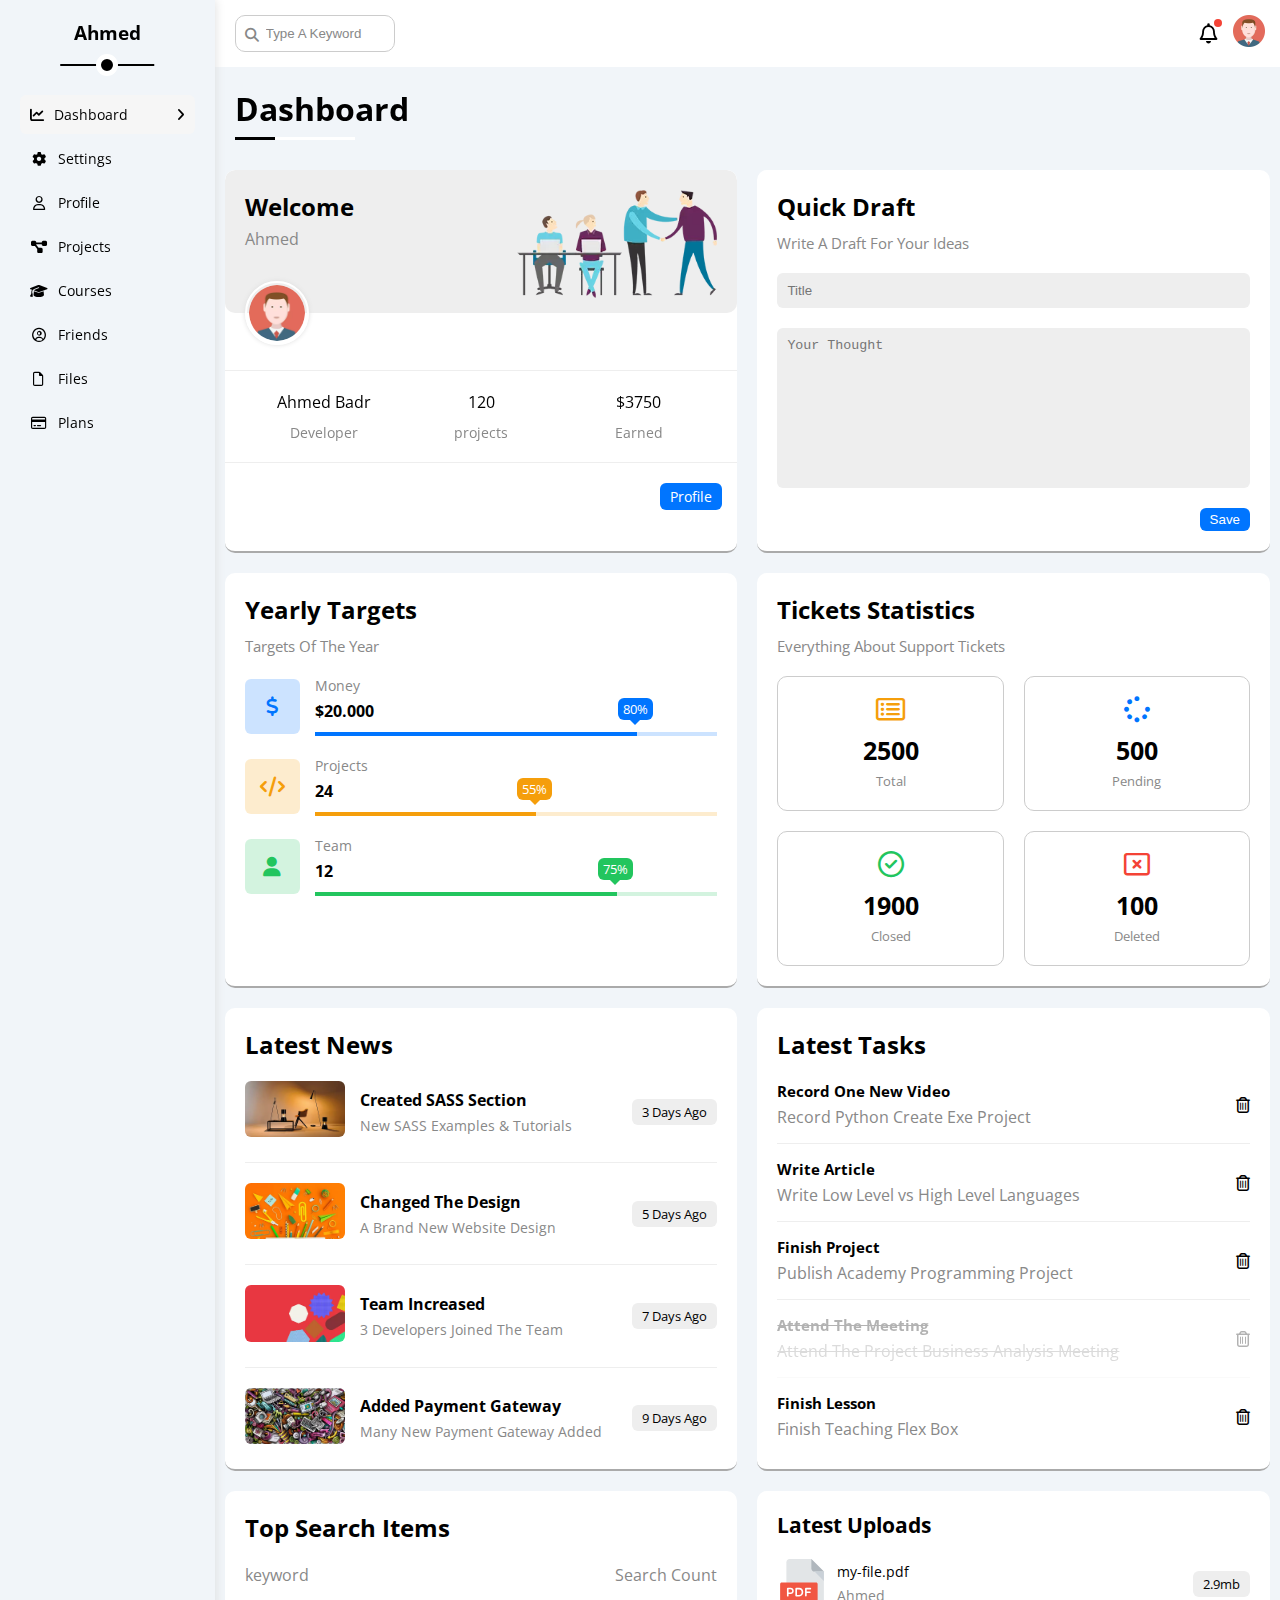
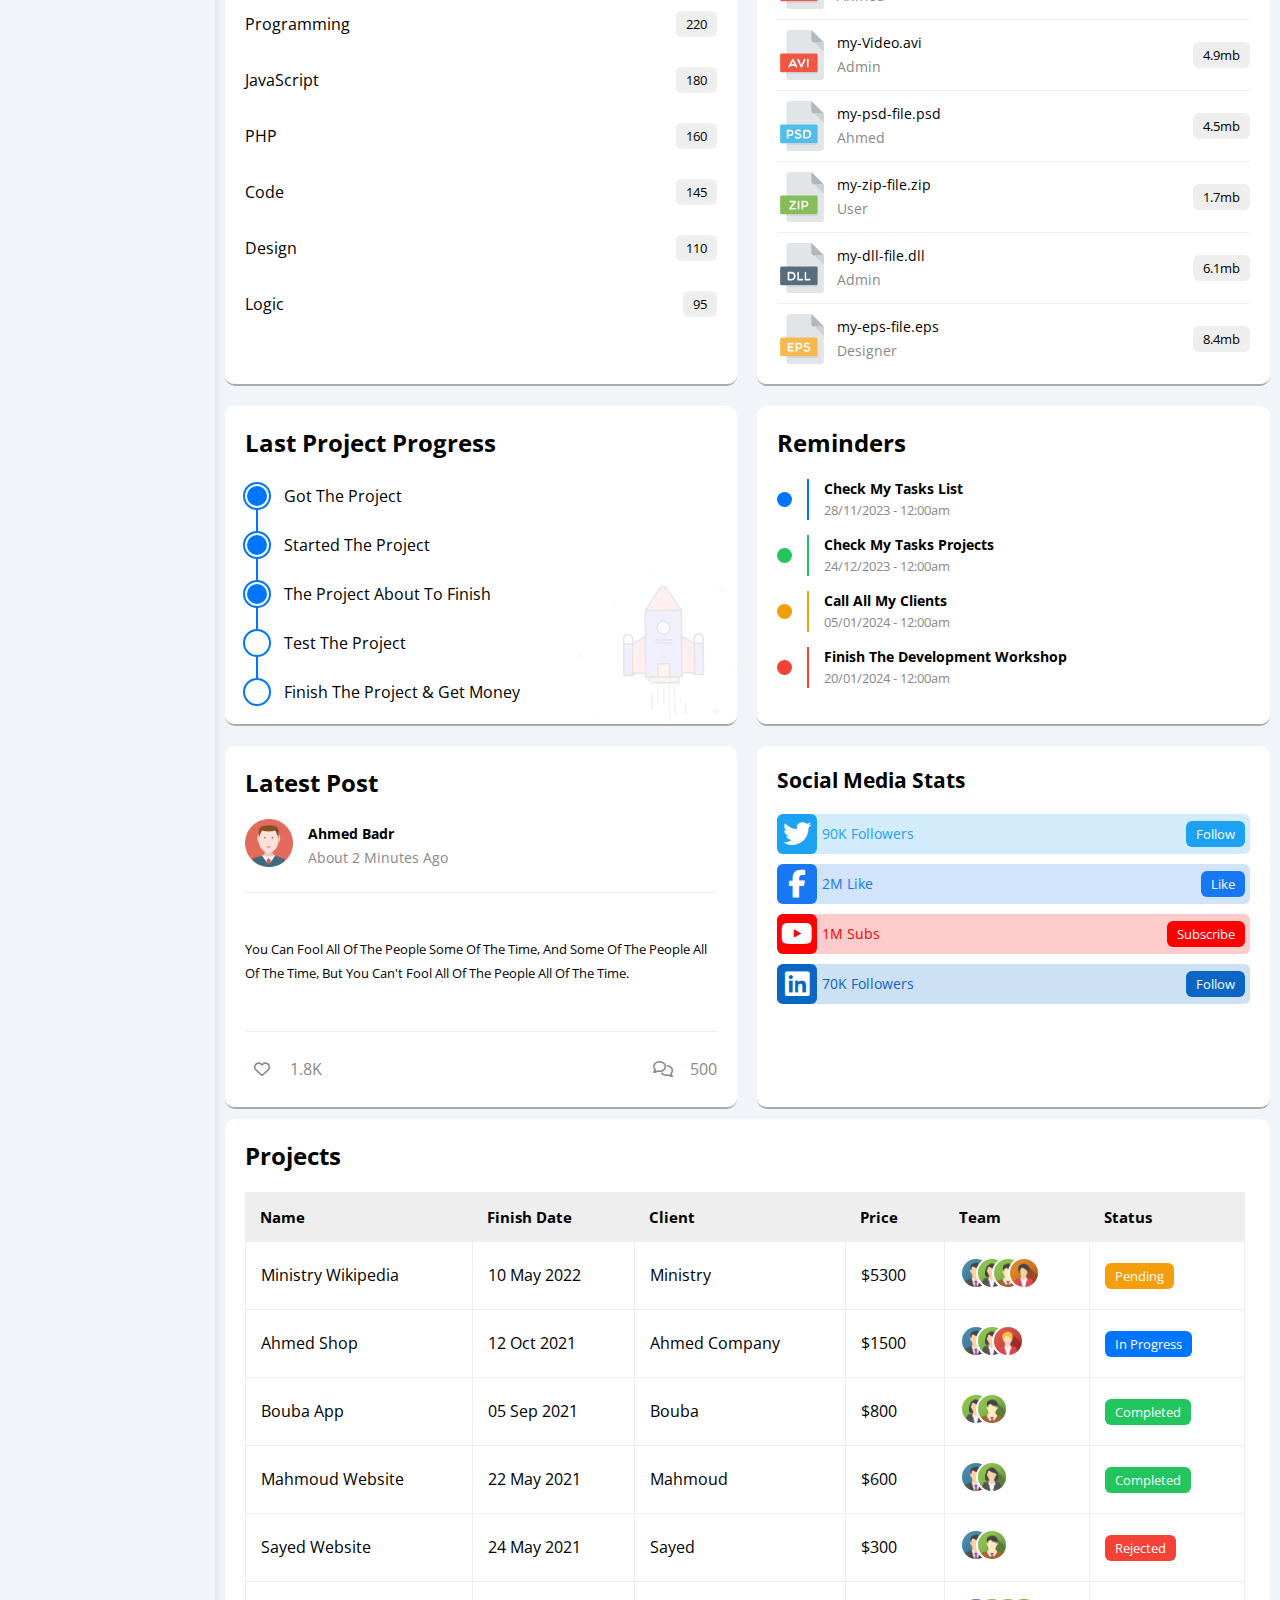
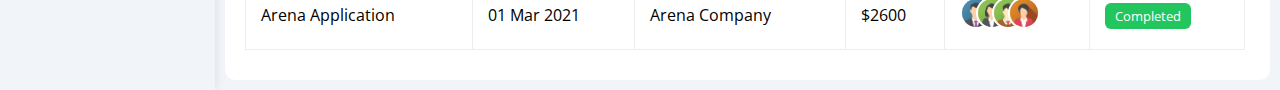
<file: index.html>
<!DOCTYPE html>
<html lang="en">
<head>
    <meta charset="UTF-8" />
    <meta http-equiv="X-UA-Compatible" content="IE=edge" />
    <meta name="viewport" content="width=device-width, initial-scale=1.0" />
    <meta name="description" content="The Fourth Template With HTML & CSS">
    <title>Dashboard</title>
    <link rel="stylesheet" href="https://cdnjs.cloudflare.com/ajax/libs/font-awesome/6.5.1/css/all.min.css">
    <link rel="stylesheet" href="css/framework.min.css">
    <link rel="stylesheet" href="css/main.min.css">
    <link rel="preconnect" href="https://fonts.googleapis.com">
    <link rel="preconnect" href="https://fonts.gstatic.com" crossorigin>
    <link href="https://fonts.googleapis.com/css2?family=Open+Sans:wght@300;500&display=swap" rel="stylesheet">
</head>
<body>
    <div class="page d-flex">
        <aside class="section-padding p-relative">
            <div class="sticky">
                <h3 class="mt-0 p-relative txt-c">Ahmed</h3>
                <ul>
                    <li>
                        <a class="active d-flex gap-10 align-center fs-14 c-black rad-6 p-10 mb-5" href="index.html">
                            <i class="fa-solid fa-chart-line "></i>
                            <span>Dashboard</span>
                            <i class="fa-solid fa-angle-right right-angle"></i>
                        </a>
                    </li>
                    <li>
                        <a class="d-flex gap-10 align-center fs-14 c-black rad-6 p-10 mb-5" href="settings.html">
                            <i class="fa-solid fa-gear fa-fw "></i>
                            <span>Settings</span>
                        </a>
                    </li>
                    <li>
                        <a class="d-flex gap-10 align-center fs-14 c-black rad-6 p-10 mb-5" href="profile.html">
                            <i class="fa-regular fa-user fa-fw "></i>
                            <span>Profile</span>
                        </a>
                    </li>
                    <li>
                        <a class="d-flex gap-10 align-center fs-14 c-black rad-6 p-10 mb-5" href="projects.html">
                            <i class="fa-solid fa-diagram-project fa-fw "></i>
                            <span>Projects</span>
                        </a>
                    </li>
                    <li>
                        <a class="d-flex gap-10 align-center fs-14 c-black rad-6 p-10 mb-5" href="courses.html">
                            <i class="fa-solid fa-graduation-cap fa-fw "></i>
                            <span>Courses</span>
                        </a>
                    </li>
                    <li>
                        <a class="d-flex gap-10 align-center fs-14 c-black rad-6 p-10 mb-5" href="friends.html">
                            <i class="fa-regular fa-circle-user fa-fw "></i>
                            <span>Friends</span>
                        </a>
                    </li>
                    <li>
                        <a class="d-flex gap-10 align-center fs-14 c-black rad-6 p-10 mb-5" href="files.html">
                            <i class="fa-regular fa-file fa-fw "></i>
                            <span>Files</span>
                        </a>
                    </li>
                    <li>
                        <a class="d-flex gap-10 align-center fs-14 c-black rad-6 p-10 mb-5" href="plans.html">
                            <i class="fa-regular fa-credit-card fa-fw "></i>
                            <span>Plans</span>
                        </a>
                    </li>
                </ul>
            </div>
        </aside>
        <div class="content w-full">
            <header class="between-flex bg-white header-padding">
                <div class="search p-relative">
                    <input class="rad-10 p-10 pl-30 ml-5" type="search" placeholder="Type A Keyword" autocomplete="off" name="search">
                </div>
                <div class="icons center-flex gap-15">
                    <span class="notification p-relative">
                        <i class="fa-regular fa-bell fa-lg"></i>
                    </span>
                    <picture>
                        <source srcset="imgs/avatar.webp" type="image/webp">
                        <source srcset="imgs/avatar.png" type="image/png">
                        <img src="imgs/avatar.png" alt="avatar">
                    </picture>
                </div>
            </header>
            <main>
                <h1 class="main-title p-relative m-20">Dashboard</h1>
                <section class="wrapper d-grid-min-col-200-mobile d-grid-min-col-450 m-5">
                    <article class="welcome bg-white rad-10 txt-c-mobile d-block">
                        <div class="intro d-flex space-between p-20 bg-eee rad-10">
                            <div>
                                <h2 class="m-0">Welcome</h2>
                                <p class="c-grey mt-5">Ahmed</p>
                            </div>
                            <picture>
                                <source srcset="imgs/welcome.webp" type="image/webp">
                                <source srcset="imgs/welcome.png" type="image/png">
                                <img class="d-hide-mobile" src="imgs/welcome.png" alt="welcome">
                            </picture>
                        </div>
                        <picture>
                            <source srcset="imgs/avatar.webp" type="image/webp">
                            <source srcset="imgs/avatar.png" type="image/png">
                            <img src="imgs/avatar.png" alt="avatar">
                        </picture>
                        <div class="body p-relative d-block-mobile p-20 between-flex txt-c mt-20 mb-20 ">
                            <div>Ahmed Badr <span class="d-block c-grey fs-14 mt-10">Developer</span></div>
                            <div>120 <span class="d-block c-grey fs-14 mt-10">projects</span></div>
                            <div>$3750 <span class="d-block c-grey fs-14 mt-10">Earned</span></div>
                        </div>
                        <a class="visit d-block fs-14 mb-15 mr-15 bg-blue c-white w-fit btn-shape" href="profile.html">Profile</a>
                    </article>
                    <article class="quick-draft bg-white rad-10 section-padding">
                        <h2 class="m-0">Quick Draft</h2>
                        <p class="c-grey mt-10 mb-20 fs-15">Write A Draft For Your Ideas</p>
                        <form>
                            <input class="d-block w-full b-none bg-eee rad-6 p-10" type="text" placeholder="Title" name="title" />
                            <textarea class="d-block w-full b-none bg-eee rad-6 p-10 mt-20 mb-20" placeholder="Your Thought" name="thought-message"></textarea>
                            <input class="d-block w-fit b-none btn-shape bg-blue c-white " type="submit" value="Save">
                        </form>
                    </article>
                    <article class="targets bg-white section-padding rad-10">
                        <h2 class="m-0">Yearly Targets</h2>
                        <p class="c-grey mt-10 mb-20 fs-15">Targets Of The Year</p>
                        <div class="target blue center-flex gap-15 mb-20">
                            <div class="icon center-flex rad-6">
                                <i class="fa-solid fa-dollar-sign fa-lg c-blue"></i>
                            </div>
                            <div class="details">
                                <span class="c-grey fs-14 d-block">Money</span>
                                <span class="d-block fw-bold mt-5 mb-10">$20.000</span>
                                <div class="progress p-relative">
                                    <span class="bg-blue p-absolute" style="width: 80%">
                                        <span class="bg-blue p-absolute c-white rad-6 fs-13">80%</span>
                                    </span>
                                </div>
                            </div>
                        </div>
                        <div class="target orange center-flex gap-15 mb-20">
                            <div class="icon center-flex rad-6">
                                <i class="fa-solid fa-code fa-lg c-orange"></i>
                            </div>
                            <div class="details">
                                <span class="c-grey fs-14 d-block">Projects</span>
                                <span class="d-block fw-bold mt-5 mb-10">24</span>
                                <div class="progress p-relative">
                                    <span class="bg-orange p-absolute" style="width: 55%">
                                        <span class="bg-orange p-absolute c-white rad-6 fs-13">55%</span>
                                    </span>
                                </div>
                            </div>
                        </div>
                        <div class="target green center-flex gap-15">
                            <div class="icon center-flex rad-6">
                                <i class="fa-solid fa-user fa-lg c-green"></i>
                            </div>
                            <div class="details">
                                <span class="c-grey fs-14 d-block">Team</span>
                                <span class="d-block fw-bold mt-5 mb-10">12</span>
                                <div class="progress p-relative">
                                    <span class="bg-green p-absolute" style="width: 75%">
                                        <span class="bg-green p-absolute c-white rad-6 fs-13">75%</span>
                                    </span>
                                </div>
                            </div>
                        </div>
                    </article>
                    <article class="tickets bg-white section-padding rad-10">
                        <h2 class="m-0">Tickets Statistics</h2>
                        <p class="mt-10 mb-20 c-grey fs-15">Everything About Support Tickets</p>
                        <div class="d-flex txt-c gap-20 f-wrap">
                            <div class="box border-ccc rad-10 p-20 fs-13 c-grey">
                                <i class="fa-regular fa-rectangle-list fa-2x mb-10 c-orange"></i>
                                <span class="d-block fw-bold c-black fs-25 mb-5">2500</span>
                                Total
                            </div>
                            <div class="box border-ccc rad-10 p-20 fs-13 c-grey">
                                <i class="fa-solid fa-spinner fa-2x mb-10 c-blue"></i>
                                <span class="d-block fw-bold c-black fs-25 mb-5">500</span>
                                Pending
                            </div>
                            <div class="box border-ccc rad-10 p-20 fs-13 c-grey">
                                <i class="fa-regular fa-circle-check fa-2x mb-10 c-green"></i>
                                <span class="d-block fw-bold c-black fs-25 mb-5">1900</span>
                                Closed
                            </div>
                            <div class="box border-ccc rad-10 p-20 fs-13 c-grey">
                                <i class="fa-regular fa-rectangle-xmark fa-2x mb-10 c-red"></i>
                                <span class="d-block fw-bold c-black fs-25 mb-5">100</span>
                                Deleted
                            </div>
                        </div>
                    </article>
                    <article class="news section-padding bg-white rad-10">
                        <h2 class="m-0 mb-20">Latest News</h2>
                        <div class="new between-flex gap-15 pb-20 mb-20">
                            <picture>
                                <source srcset="imgs/news-01.webp" type="image/webp">
                                <source srcset="imgs/news-01.png" type="image/png">
                                <img class="w-100 rad-6" src="imgs/news-01.png" alt="news-01">
                            </picture>
                            <div class="info f-grow txt-c-mobile">
                                <h4 class="m-0">Created SASS Section</h4>
                                <p class="m-0 mt-5 c-grey fs-14">New SASS Examples & Tutorials</p>
                            </div>
                            <div class="bg-eee fs-13 btn-shape">3 Days Ago</div>
                        </div>
                        <div class="new between-flex gap-15 pb-20 mb-20">
                            <picture>
                                <source srcset="imgs/news-02.webp" type="image/webp">
                                <source srcset="imgs/news-02.png" type="image/png">
                                <img class="w-100 rad-6" src="imgs/news-02.png" alt="news-02">
                            </picture>
                            <div class="info f-grow txt-c-mobile">
                                <h4 class="m-0">Changed The Design</h4>
                                <p class="m-0 mt-5 c-grey fs-14">A Brand New Website Design</p>
                            </div>
                            <div class="bg-eee fs-13 btn-shape">5 Days Ago</div>
                        </div>
                        <div class="new between-flex gap-15 pb-20 mb-20">
                            <picture>
                                <source srcset="imgs/news-03.webp" type="image/webp">
                                <source srcset="imgs/news-03.png" type="image/png">
                                <img class="w-100 rad-6" src="imgs/news-03.png" alt="news-03">
                            </picture>
                            <div class="info f-grow txt-c-mobile">
                                <h4 class="m-0">Team Increased</h4>
                                <p class="m-0 mt-5 c-grey fs-14">3 Developers Joined The Team</p>
                            </div>
                            <div class="bg-eee fs-13 btn-shape">7 Days Ago</div>
                        </div>
                        <div class="new between-flex gap-15">
                            <picture>
                                <source srcset="imgs/news-04.webp" type="image/webp">
                                <source srcset="imgs/news-04.png" type="image/png">
                                <img class="w-100 rad-6" src="imgs/news-04.png" alt="news-04">
                            </picture>
                            <div class="info f-grow txt-c-mobile">
                                <h4 class="m-0">Added Payment Gateway</h4>
                                <p class="m-0 mt-5 c-grey fs-14">Many New Payment Gateway Added</p>
                            </div>
                            <div class="bg-eee fs-13 btn-shape">9 Days Ago</div>
                        </div>
                    </article>
                    <article class="tasks bg-white section-padding rad-10">
                        <h2 class="m-0 mb-20">Latest Tasks</h2>
                        <div class="task between-flex pb-15 mb-15">
                            <div class="info f-grow">
                                <h3 class="m-0 fs-15">Record One New Video</h3>
                                <p class="m-0 mt-5 c-grey">Record Python Create Exe Project</p>
                            </div>
                            <i class="fa-regular fa-trash-can"></i>
                        </div>
                        <div class="task between-flex pb-15 mb-15">
                            <div class="info f-grow">
                                <h3 class="m-0 fs-15">Write Article</h3>
                                <p class="m-0 mt-5 c-grey">Write Low Level vs High Level Languages</p>
                            </div>
                            <i class="fa-regular fa-trash-can"></i>
                        </div>
                        <div class="task between-flex pb-15 mb-15">
                            <div class="info f-grow">
                                <h3 class="m-0 fs-15">Finish Project</h3>
                                <p class="m-0 mt-5 c-grey">Publish Academy Programming Project</p>
                            </div>
                            <i class="fa-regular fa-trash-can"></i>
                        </div>
                        <div class="task between-flex pb-15 mb-15">
                            <div class="info f-grow">
                                <h3 class="m-0 fs-15">Attend The Meeting</h3>
                                <p class="m-0 mt-5 c-grey">Attend The Project Business Analysis Meeting</p>
                            </div>
                            <i class="fa-regular fa-trash-can"></i>
                        </div>
                        <div class="task between-flex">
                            <div class="info f-grow">
                                <h3 class="m-0 fs-15">Finish Lesson</h3>
                                <p class="m-0 mt-5 c-grey">Finish Teaching Flex Box</p>
                            </div>
                            <i class="fa-regular fa-trash-can"></i>
                        </div>
                    </article>
                    <article class="search-items bg-white section-padding rad-10">
                        <h2 class="m-0">Top Search Items</h2>
                        <p class="between-flex c-grey m-0 mt-20 mb-10">keyword <span>Search Count</span></p>
                        <div class="search-item between-flex pt-15 pb-15">
                            <span>Programming</span>
                            <span class="bg-eee btn-shape fs-13">220</span>
                        </div>
                        <div class="search-item between-flex pt-15 pb-15">
                            <span>JavaScript</span>
                            <span class="bg-eee btn-shape fs-13">180</span>
                        </div>
                        <div class="search-item between-flex pt-15 pb-15">
                            <span>PHP</span>
                            <span class="bg-eee btn-shape fs-13">160</span>
                        </div>
                        <div class="search-item between-flex pt-15 pb-15">
                            <span>Code</span>
                            <span class="bg-eee btn-shape fs-13">145</span>
                        </div>
                        <div class="search-item between-flex pt-15 pb-15">
                            <span>Design</span>
                            <span class="bg-eee btn-shape fs-13">110</span>
                        </div>
                        <div class="search-item between-flex pt-15 pb-15">
                            <span>Logic</span>
                            <span class="bg-eee btn-shape fs-13">95</span>
                        </div>
                    </article>
                    <article class="uploads bg-white rad-10 section-padding fs-14">
                        <h2 class="m-0 mb-20">Latest Uploads</h2>
                        <div class="upload between-flex gap-10 pb-10 mb-10
                        ">
                            <img src="imgs/pdf.svg" alt="PDF">
                            <div class="info f-grow">
                                <span class="d-block m-0">my-file.pdf</span>
                                <span class="d-block m-0 mt-5 c-grey">Ahmed</span>
                            </div>
                            <div class="size bg-eee btn-shape fs-13">2.9mb</div>
                        </div>
                        <div class="upload between-flex gap-10 pb-10 mb-10
                        ">
                            <img src="imgs/avi.svg" alt="AVI">
                            <div class="info f-grow">
                                <span class="d-block m-0">my-Video.avi</span>
                                <span class="d-block m-0 mt-5 c-grey">Admin</span>
                            </div>
                            <div class="size bg-eee btn-shape fs-13">4.9mb</div>
                        </div>
                        <div class="upload between-flex gap-10 pb-10 mb-10
                        ">
                            <img src="imgs/psd.svg" alt="PSD">
                            <div class="info f-grow">
                                <span class="d-block m-0">my-psd-file.psd</span>
                                <span class="d-block m-0 mt-5 c-grey">Ahmed</span>
                            </div>
                            <div class="size bg-eee btn-shape fs-13">4.5mb</div>
                        </div>
                        <div class="upload between-flex gap-10 pb-10 mb-10
                        ">
                            <img src="imgs/zip.svg" alt="ZIP">
                            <div class="info f-grow">
                                <span class="d-block m-0">my-zip-file.zip</span>
                                <span class="d-block m-0 mt-5 c-grey">User</span>
                            </div>
                            <div class="size bg-eee btn-shape fs-13">1.7mb</div>
                        </div>
                        <div class="upload between-flex gap-10 pb-10 mb-10
                        ">
                            <img src="imgs/dll.svg" alt="DLL">
                            <div class="info f-grow">
                                <span class="d-block m-0">my-dll-file.dll</span>
                                <span class="d-block m-0 mt-5 c-grey">Admin</span>
                            </div>
                            <div class="size bg-eee btn-shape fs-13">6.1mb</div>
                        </div>
                        <div class="upload between-flex gap-10">
                            <img src="imgs/eps.svg" alt="EPS">
                            <div class="info f-grow">
                                <span class="d-block m-0">my-eps-file.eps</span>
                                <span class="d-block m-0 mt-5 c-grey">Designer</span>
                            </div>
                            <div class="size bg-eee btn-shape fs-13">8.4mb</div>
                        </div>
                    </article>
                    <article class="last-project p-relative bg-white section-padding rad-10">
                        <h2 class="m-0">Last Project Progress</h2>
                        <ul class="items p-relative">
                            <li class="mt-25 d-flex align-center gap-15">Got The Project</li>
                            <li class="mt-25 d-flex align-center gap-15">Started The Project</li>
                            <li class="mt-25 d-flex align-center gap-15">The Project About To Finish</li>
                            <li class="mt-25 d-flex align-center gap-15">Test The Project</li>
                            <li class="mt-25 d-flex align-center gap-15">Finish The Project & Get Money</li>
                        </ul>
                        <picture>
                            <source srcset="imgs/project.webp" type="image/webp">
                            <source srcset="imgs/project.png" type="image/png">
                            <img class="p-absolute d-hide-mobile" src="imgs/project.png" alt="Project">
                        </picture>
                    </article>
                    <article class="reminders bg-white rad-10 section-padding">
                        <h2 class="m-0 mb-20">Reminders</h2>
                        <div class="reminder d-flex align-center blue mt-15 gap-15">
                            <span class="circle bg-blue rad-half"></span>
                            <div class="blue pl-15">
                                <h4 class="fs-14 m-0">Check My Tasks List</h4>
                                <span class="fs-13 mt-5 c-grey">28/11/2023 - 12:00am</span>
                            </div>
                        </div>
                        <div class="reminder d-flex align-center green mt-15 gap-15">
                            <span class="circle bg-green rad-half"></span>
                            <div class="green pl-15">
                                <h4 class="fs-14 m-0">Check My Tasks Projects</h4>
                                <span class="fs-13 mt-5 c-grey">24/12/2023 - 12:00am</span>
                            </div>
                        </div>
                        <div class="reminder d-flex align-center orange mt-15 gap-15">
                            <span class="circle bg-orange rad-half"></span>
                            <div class="orange pl-15">
                                <h4 class="fs-14 m-0">Call All My Clients</h4>
                                <span class="fs-13 mt-5 c-grey">05/01/2024 - 12:00am</span>
                            </div>
                        </div>
                        <div class="reminder d-flex align-center red mt-15 gap-15">
                            <span class="circle bg-red rad-half"></span>
                            <div class="red pl-15">
                                <h4 class="fs-14 m-0">Finish The Development Workshop</h4>
                                <span class="fs-13 mt-5 c-grey">20/01/2024 - 12:00am</span>
                            </div>
                        </div>
                    </article>
                    <article class="latest-post bg-white rad-10 section-padding">
                        <h2 class="m-0 mb-20">Latest Post</h2>
                        <div class="person between-flex gap-15">
                            <picture>
                                <source srcset="imgs/avatar.webp" type="image/webp">
                                <source srcset="imgs/avatar.png" type="image/png">
                                <img src="imgs/avatar.png" alt="avatar">
                            </picture>
                            <div class="person-info f-grow fs-14">
                                <span class="d-block fw-bold">Ahmed Badr</span>
                                <span class="d-block mt-5 c-grey">About 2 Minutes Ago</span>
                            </div>
                        </div>
                        <div class="post-content txt-c-mobile pt-20 pb-20 mt-20 mb-20 fs-13 center-flex">
                            You Can Fool All Of The People Some Of The Time, And Some Of The People All Of The Time, But You Can't Fool All Of The People All Of The Time.
                        </div>
                        <div class="post-stats between-flex c-grey">
                            <div class="between-flex gap-10">
                                <i class="fa-regular fa-heart center-flex rad-half"></i>
                                <span>1.8K</span>
                            </div>
                            <div class="between-flex gap-10">
                                <i class="fa-regular fa-comments center-flex rad-half"></i>
                                <span>500</span>
                            </div>
                        </div>
                    </article>
                    <article class="social-media fs-14 bg-white section-padding rad-10 p-relative">
                        <h2 class="m-0 mb-20">Social Media Stats</h2>
                        <div class="box p-relative twitter mt-10 p-5 pr-10 between-flex rad-6">
                            <i class="fa-brands fa-twitter fa-2x h-full c-white center-flex rad-6"></i>
                            <span class="f-grow">90K Followers</span>
                            <a class="fs-13 c-white btn-shape" href="#">Follow</a>
                        </div>
                        <div class="box p-relative facebook mt-10 p-5 pr-10 between-flex rad-6">
                            <i class="fa-brands fa-facebook-f fa-2x h-full c-white center-flex rad-6"></i>
                            <span class="f-grow">2M Like</span>
                            <a class="fs-13 c-white btn-shape" href="#">Like</a>
                        </div>
                        <div class="box p-relative youtube mt-10 p-5 pr-10 between-flex rad-6">
                            <i class="fa-brands fa-youtube fa-2x h-full c-white center-flex rad-6"></i>
                            <span class="f-grow">1M Subs</span>
                            <a class="fs-13 c-white btn-shape" href="#">Subscribe</a>
                        </div>
                        <div class="box p-relative linkedin mt-10 p-5 pr-10 between-flex rad-6">
                            <i class="fa-brands fa-linkedin fa-2x h-full c-white center-flex rad-6"></i>
                            <span class="f-grow">70K Followers</span>
                            <a class="fs-13 c-white btn-shape" href="#">Follow</a>
                        </div>
                    </article>
                </section>
                <section class="projects bg-white rad-10 section-padding m-20">
                    <h2 class="m-0 mb-20">Projects</h2>
                    <div class="responsive-table">
                        <table>
                            <thead class="w-full fs-15">
                                <tr>
                                    <td>Name</td>
                                    <td>Finish Date</td>
                                    <td>Client</td>
                                    <td>Price</td>
                                    <td>Team</td>
                                    <td>Status</td>
                                </tr>
                            </thead>
                            <tbody>
                                <tr>
                                    <td>Ministry Wikipedia</td>
                                    <td>10 May 2022</td>
                                    <td>Ministry</td>
                                    <td>$5300</td>
                                    <td>
                                        <picture>
                                            <source srcset="imgs/team-01.webp" type="image/webp">
                                            <source srcset="imgs/team-01.png" type="image/png">
                                            <img src="imgs/team-01.png" alt="Team-01">
                                        </picture>
                                        <picture>
                                            <source srcset="imgs/team-02.webp" type="image/webp">
                                            <source srcset="imgs/team-02.png" type="image/png">
                                            <img src="imgs/team-02.png" alt="Team-02">
                                        </picture>
                                        <picture>
                                            <source srcset="imgs/team-03.webp" type="image/webp">
                                            <source srcset="imgs/team-03.png" type="image/png">
                                            <img src="imgs/team-03.png" alt="Team-03">
                                        </picture>
                                        <picture>
                                            <source srcset="imgs/team-04.webp" type="image/webp">
                                            <source srcset="imgs/team-04.png" type="image/png">
                                            <img src="imgs/team-04.png" alt="Team-04">
                                        </picture>
                                    </td>
                                    <td>
                                        <span class="btn-shape fs-13 rad-6 c-white bg-orange">Pending</span>
                                    </td>
                                </tr>
                                <tr>
                                    <td>Ahmed Shop</td>
                                    <td>12 Oct 2021</td>
                                    <td>Ahmed Company</td>
                                    <td>$1500</td>
                                    <td>
                                        <picture>
                                            <source srcset="imgs/team-01.webp" type="image/webp">
                                            <source srcset="imgs/team-01.png" type="image/png">
                                            <img src="imgs/team-01.png" alt="Team-01">
                                        </picture>
                                        <picture>
                                            <source srcset="imgs/team-02.webp" type="image/webp">
                                            <source srcset="imgs/team-02.png" type="image/png">
                                            <img src="imgs/team-02.png" alt="Team-02">
                                        </picture>
                                        <picture>
                                            <source srcset="imgs/team-05.webp" type="image/webp">
                                            <source srcset="imgs/team-05.png" type="image/png">
                                            <img src="imgs/team-05.png" alt="Team-05">
                                        </picture>
                                    </td>
                                    <td>
                                        <span class="btn-shape fs-13 rad-6 c-white bg-blue">In Progress</span>
                                    </td>
                                </tr>
                                <tr>
                                    <td>Bouba App</td>
                                    <td>05 Sep 2021</td>
                                    <td>Bouba</td>
                                    <td>$800</td>
                                    <td>
                                        <picture>
                                            <source srcset="imgs/team-02.webp" type="image/webp">
                                            <source srcset="imgs/team-02.png" type="image/png">
                                            <img src="imgs/team-02.png" alt="Team-02">
                                        </picture>
                                        <picture>
                                            <source srcset="imgs/team-03.webp" type="image/webp">
                                            <source srcset="imgs/team-03.png" type="image/png">
                                            <img src="imgs/team-03.png" alt="Team-03">
                                        </picture>
                                    </td>
                                    <td>
                                        <span class="btn-shape fs-13 rad-6 c-white bg-green">Completed</span>
                                    </td>
                                </tr>
                                <tr>
                                    <td>Mahmoud Website</td>
                                    <td>22 May 2021</td>
                                    <td>Mahmoud</td>
                                    <td>$600</td>
                                    <td>
                                        <picture>
                                            <source srcset="imgs/team-01.webp" type="image/webp">
                                            <source srcset="imgs/team-01.png" type="image/png">
                                            <img src="imgs/team-01.png" alt="Team-01">
                                        </picture>
                                        <picture>
                                            <source srcset="imgs/team-02.webp" type="image/webp">
                                            <source srcset="imgs/team-02.png" type="image/png">
                                            <img src="imgs/team-02.png" alt="Team-02">
                                        </picture>
                                    </td>
                                    <td>
                                        <span class="btn-shape fs-13 rad-6 c-white bg-green">Completed</span>
                                    </td>
                                </tr>
                                <tr>
                                    <td>Sayed Website</td>
                                    <td>24 May 2021</td>
                                    <td>Sayed</td>
                                    <td>$300</td>
                                    <td>
                                        <picture>
                                            <source srcset="imgs/team-01.webp" type="image/webp">
                                            <source srcset="imgs/team-01.png" type="image/png">
                                            <img src="imgs/team-01.png" alt="Team-01">
                                        </picture>
                                        <picture>
                                            <source srcset="imgs/team-03.webp" type="image/webp">
                                            <source srcset="imgs/team-03.png" type="image/png">
                                            <img src="imgs/team-03.png" alt="Team-03">
                                        </picture>
                                    </td>
                                    <td>
                                        <span class="btn-shape fs-13 rad-6 c-white bg-red">Rejected</span>

                                    </td>
                                </tr>
                                <tr>
                                    <td>Arena Application</td>
                                    <td>01 Mar 2021</td>
                                    <td>Arena Company</td>
                                    <td>$2600</td>
                                    <td>
                                        <picture>
                                            <source srcset="imgs/team-01.webp" type="image/webp">
                                            <source srcset="imgs/team-01.png" type="image/png">
                                            <img src="imgs/team-01.png" alt="Team-01">
                                        </picture>
                                        <picture>
                                            <source srcset="imgs/team-02.webp" type="image/webp">
                                            <source srcset="imgs/team-02.png" type="image/png">
                                            <img src="imgs/team-02.png" alt="Team-02">
                                        </picture>
                                        <picture>
                                            <source srcset="imgs/team-03.webp" type="image/webp">
                                            <source srcset="imgs/team-03.png" type="image/png">
                                            <img src="imgs/team-03.png" alt="Team-03">
                                        </picture>
                                        <picture>
                                            <source srcset="imgs/team-04.webp" type="image/webp">
                                            <source srcset="imgs/team-04.png" type="image/png">
                                            <img src="imgs/team-04.png" alt="Team-04">
                                        </picture>
                                    </td>
                                    <td>
                                        <span class="btn-shape fs-13 rad-6 c-white bg-green">Completed</span>
                                    </td>
                                </tr>
                            </tbody>
                        </table>
                    </div>
                </section>
            </main>
        </div>
    </div>
</body>
</html>
</file>
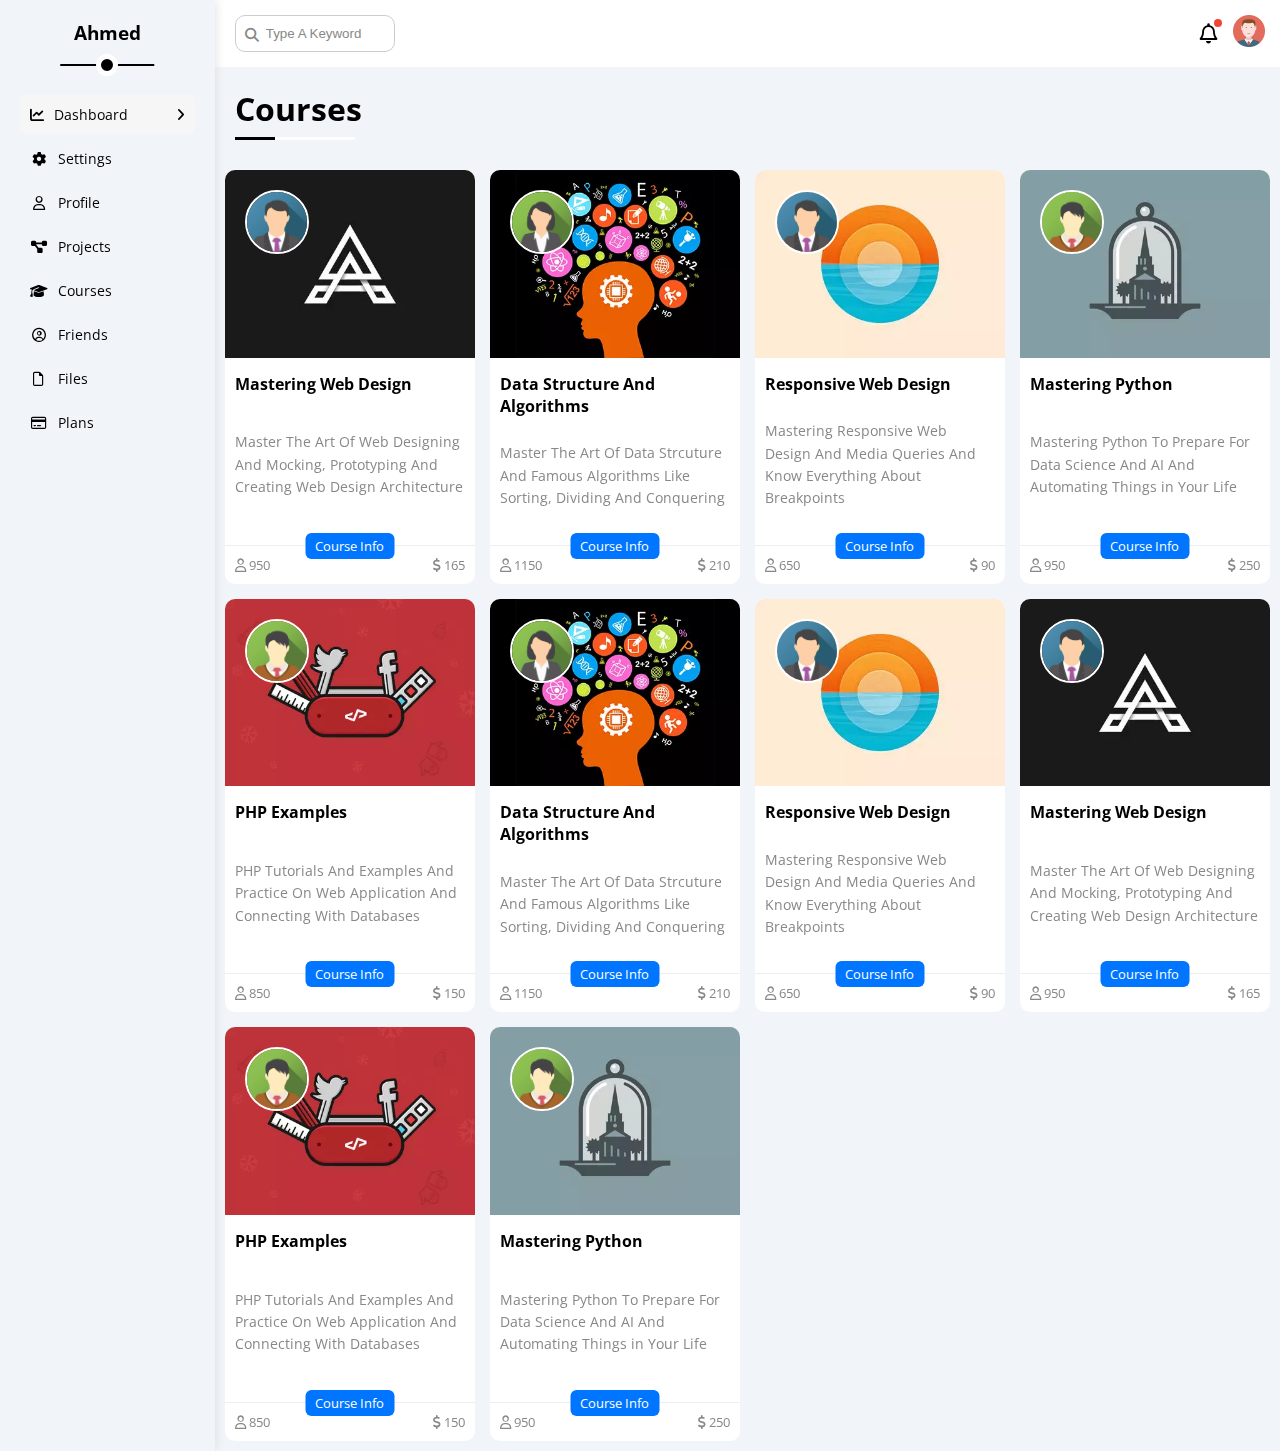
<file: courses.html>
<!DOCTYPE html>
<html lang="en">

<head>
    <meta charset="UTF-8" />
    <meta http-equiv="X-UA-Compatible" content="IE=edge" />
    <meta name="viewport" content="width=device-width, initial-scale=1.0" />
    <meta name="description" content="The Fourth Template With HTML & CSS">
    <title>Courses</title>
    <link rel="stylesheet" href="https://cdnjs.cloudflare.com/ajax/libs/font-awesome/6.5.1/css/all.min.css">
    <link rel="stylesheet" href="css/framework.min.css">
    <link rel="stylesheet" href="css/main.min.css">
    <link rel="preconnect" href="https://fonts.googleapis.com">
    <link rel="preconnect" href="https://fonts.gstatic.com" crossorigin>
    <link href="https://fonts.googleapis.com/css2?family=Open+Sans:wght@300;500&display=swap" rel="stylesheet">
</head>

<body>
    <div class="page d-flex">
        <aside class="section-padding p-relative">
          <div class="sticky">
              <h3 class="mt-0 p-relative txt-c">Ahmed</h3>
              <ul>
                  <li>
                      <a class="active d-flex gap-10 align-center fs-14 c-black rad-6 p-10 mb-5" href="index.html">
                          <i class="fa-solid fa-chart-line "></i>
                          <span>Dashboard</span>
                          <i class="fa-solid fa-angle-right right-angle"></i>
                      </a>
                  </li>
                  <li>
                      <a class="d-flex gap-10 align-center fs-14 c-black rad-6 p-10 mb-5" href="settings.html">
                          <i class="fa-solid fa-gear fa-fw "></i>
                          <span>Settings</span>
                      </a>
                  </li>
                  <li>
                      <a class="d-flex gap-10 align-center fs-14 c-black rad-6 p-10 mb-5" href="profile.html">
                          <i class="fa-regular fa-user fa-fw "></i>
                          <span>Profile</span>
                      </a>
                  </li>
                  <li>
                      <a class="d-flex gap-10 align-center fs-14 c-black rad-6 p-10 mb-5" href="projects.html">
                          <i class="fa-solid fa-diagram-project fa-fw "></i>
                          <span>Projects</span>
                      </a>
                  </li>
                  <li>
                      <a class="d-flex gap-10 align-center fs-14 c-black rad-6 p-10 mb-5" href="courses.html">
                          <i class="fa-solid fa-graduation-cap fa-fw "></i>
                          <span>Courses</span>
                      </a>
                  </li>
                  <li>
                      <a class="d-flex gap-10 align-center fs-14 c-black rad-6 p-10 mb-5" href="friends.html">
                          <i class="fa-regular fa-circle-user fa-fw "></i>
                          <span>Friends</span>
                      </a>
                  </li>
                  <li>
                      <a class="d-flex gap-10 align-center fs-14 c-black rad-6 p-10 mb-5" href="files.html">
                          <i class="fa-regular fa-file fa-fw "></i>
                          <span>Files</span>
                      </a>
                  </li>
                  <li>
                      <a class="d-flex gap-10 align-center fs-14 c-black rad-6 p-10 mb-5" href="plans.html">
                          <i class="fa-regular fa-credit-card fa-fw "></i>
                          <span>Plans</span>
                      </a>
                  </li>
              </ul>
          </div>
        </aside>
        <div class="content w-full">
            <header class="between-flex bg-white header-padding">
                <div class="search p-relative">
                    <input class="rad-10 p-10 pl-30 ml-5" type="search" placeholder="Type A Keyword" autocomplete="off"
                        name="search">
                </div>
                <div class="icons center-flex">
                    <span class="notification p-relative">
                        <i class="fa-regular fa-bell fa-lg"></i>
                    </span>
                    <picture>
                        <source srcset="imgs/avatar.webp" type="image/webp">
                        <source srcset="imgs/avatar.png" type="image/png">
                        <img class="ml-15" src="imgs/avatar.png" alt="avatar">
                    </picture>
                </div>
            </header>
            <main>
                <h1 class="main-title p-relative m-20">Courses</h1>
                <section class="courses-page m-5">
                    <article class="course bg-white rad-10 p-relative">
                        <picture>
                            <source srcset="imgs/course-01.webp" type="image/webp">
                            <source srcset="imgs/course-01.png" type="image/png">
                            <img class="cover" src="imgs/course-01.png" alt="course-01">
                        </picture>
                        <picture>
                            <source srcset="imgs/team-01.webp" type="image/webp">
                            <source srcset="imgs/team-01.png" type="image/png">
                            <img class="instructor" src="imgs/team-01.png" alt="Team-01">
                        </picture>
                        <div class="text d-flex p-10">
                            <h4 class="m-0">Mastering Web Design</h4>
                            <p class="description c-grey mt-15 fs-14">Master The Art Of Web Designing And Mocking, Prototyping And Creating Web Design Architecture</p>
                        </div>
                        <div class="info between-flex p-10 fs-13 p-relative">
                            <span class="title bg-blue btn-shape c-white p-absolute">Course Info</span>
                            <span class="c-grey">
                                <i class="fa-regular fa-user"></i>
                                950
                            </span>
                            <span class="c-grey">
                                <i class="fa-solid fa-dollar-sign"></i>
                                165
                            </span>
                        </div>
                    </article>
                    <article class="course bg-white rad-10 p-relative">
                        <picture>
                            <source srcset="imgs/course-02.webp" type="image/webp">
                            <source srcset="imgs/course-02.png" type="image/png">
                            <img class="cover" src="imgs/course-02.png" alt="course-02">
                        </picture>
                        <picture>
                            <source srcset="imgs/team-02.webp" type="image/webp">
                            <source srcset="imgs/team-02.png" type="image/png">
                            <img class="instructor" src="imgs/team-02.png" alt="Team-02">
                        </picture>
                        <div class="text d-flex p-10">
                            <h4 class="m-0">Data Structure And Algorithms</h4>
                            <p class="description c-grey mt-15 fs-14">Master The Art Of Data Strcuture And Famous Algorithms Like Sorting, Dividing And Conquering</p>
                        </div>
                        <div class="info between-flex p-10 fs-13 p-relative">
                            <span class="title bg-blue btn-shape c-white p-absolute">Course Info</span>
                            <span class="c-grey">
                                <i class="fa-regular fa-user"></i>
                                1150
                            </span>
                            <span class="c-grey">
                                <i class="fa-solid fa-dollar-sign"></i>
                                210
                            </span>
                        </div>
                    </article>
                    <article class="course bg-white rad-10 p-relative">
                        <picture>
                            <source srcset="imgs/course-03.webp" type="image/webp">
                            <source srcset="imgs/course-03.png" type="image/png">
                            <img class="cover" src="imgs/course-03.png" alt="course-03">
                        </picture>
                        <picture>
                            <source srcset="imgs/team-01.webp" type="image/webp">
                            <source srcset="imgs/team-01.png" type="image/png">
                            <img class="instructor" src="imgs/team-01.png" alt="Team-01">
                        </picture>
                        <div class="text d-flex p-10">
                            <h4 class="m-0">Responsive Web Design</h4>
                            <p class="description c-grey mt-15 fs-14">Mastering Responsive Web Design And Media Queries And Know Everything About Breakpoints</p>
                        </div>
                        <div class="info between-flex p-10 fs-13 p-relative">
                            <span class="title bg-blue btn-shape c-white p-absolute">Course Info</span>
                            <span class="c-grey">
                                <i class="fa-regular fa-user"></i>
                                650
                            </span>
                            <span class="c-grey">
                                <i class="fa-solid fa-dollar-sign"></i>
                                90
                            </span>
                        </div>
                    </article>
                    <article class="course bg-white rad-10 p-relative">
                        <picture>
                            <source srcset="imgs/course-04.webp" type="image/webp">
                            <source srcset="imgs/course-04.png" type="image/png">
                            <img class="cover" src="imgs/course-04.png" alt="course-04">
                        </picture>
                        <picture>
                            <source srcset="imgs/team-03.webp" type="image/webp">
                            <source srcset="imgs/team-03.png" type="image/png">
                            <img class="instructor" src="imgs/team-01.png" alt="Team-01">
                        </picture>
                        <div class="text d-flex p-10">
                            <h4 class="m-0">Mastering Python</h4>
                            <p class="description c-grey mt-15 fs-14">Mastering Python To Prepare For Data Science And AI And Automating Things in Your Life</p>
                        </div>
                        <div class="info between-flex p-10 fs-13 p-relative">
                            <span class="title bg-blue btn-shape c-white p-absolute">Course Info</span>
                            <span class="c-grey">
                                <i class="fa-regular fa-user"></i>
                                950
                            </span>
                            <span class="c-grey">
                                <i class="fa-solid fa-dollar-sign"></i>
                                250
                            </span>
                        </div>
                    </article>
                    <article class="course bg-white rad-10 p-relative">
                        <picture>
                            <source srcset="imgs/course-05.webp" type="image/webp">
                            <source srcset="imgs/course-05.png" type="image/png">
                            <img class="cover" src="imgs/course-05.png" alt="course-05">
                        </picture>
                        <picture>
                            <source srcset="imgs/team-03.webp" type="image/webp">
                            <source srcset="imgs/team-03.png" type="image/png">
                            <img class="instructor" src="imgs/team-03.png" alt="Team-03">
                        </picture>
                        <div class="text d-flex p-10">
                            <h4 class="m-0">PHP Examples</h4>
                            <p class="description c-grey mt-15 fs-14">PHP Tutorials And Examples And Practice On Web Application And Connecting With Databases</p>
                        </div>
                        <div class="info between-flex p-10 fs-13 p-relative">
                            <span class="title bg-blue btn-shape c-white p-absolute">Course Info</span>
                            <span class="c-grey">
                                <i class="fa-regular fa-user"></i>
                                850
                            </span>
                            <span class="c-grey">
                                <i class="fa-solid fa-dollar-sign"></i>
                                150
                            </span>
                        </div>
                    </article>
                    <article class="course bg-white rad-10 p-relative">
                        <picture>
                            <source srcset="imgs/course-02.webp" type="image/webp">
                            <source srcset="imgs/course-02.png" type="image/png">
                            <img class="cover" src="imgs/course-02.png" alt="course-02">
                        </picture>
                        <picture>
                            <source srcset="imgs/team-02.webp" type="image/webp">
                            <source srcset="imgs/team-02.png" type="image/png">
                            <img class="instructor" src="imgs/team-02.png" alt="Team-02">
                        </picture>
                        <div class="text d-flex p-10">
                            <h4 class="m-0">Data Structure And Algorithms</h4>
                            <p class="description c-grey mt-15 fs-14">Master The Art Of Data Strcuture And Famous Algorithms Like Sorting,
                                Dividing And Conquering</p>
                        </div>
                        <div class="info between-flex p-10 fs-13 p-relative">
                            <span class="title bg-blue btn-shape c-white p-absolute">Course Info</span>
                            <span class="c-grey">
                                <i class="fa-regular fa-user"></i>
                                1150
                            </span>
                            <span class="c-grey">
                                <i class="fa-solid fa-dollar-sign"></i>
                                210
                            </span>
                        </div>
                    </article>
                    <article class="course bg-white rad-10 p-relative">
                        <picture>
                            <source srcset="imgs/course-03.webp" type="image/webp">
                            <source srcset="imgs/course-03.png" type="image/png">
                            <img class="cover" src="imgs/course-03.png" alt="course-03">
                        </picture>
                        <picture>
                            <source srcset="imgs/team-01.webp" type="image/webp">
                            <source srcset="imgs/team-01.png" type="image/png">
                            <img class="instructor" src="imgs/team-01.png" alt="Team-01">
                        </picture>
                        <div class="text d-flex p-10">
                            <h4 class="m-0">Responsive Web Design</h4>
                            <p class="description c-grey mt-15 fs-14">Mastering Responsive Web Design And Media Queries And Know Everything
                                About Breakpoints</p>
                        </div>
                        <div class="info between-flex p-10 fs-13 p-relative">
                            <span class="title bg-blue btn-shape c-white p-absolute">Course Info</span>
                            <span class="c-grey">
                                <i class="fa-regular fa-user"></i>
                                650
                            </span>
                            <span class="c-grey">
                                <i class="fa-solid fa-dollar-sign"></i>
                                90
                            </span>
                        </div>
                    </article>
                    <article class="course bg-white rad-10 p-relative">
                        <picture>
                            <source srcset="imgs/course-01.webp" type="image/webp">
                            <source srcset="imgs/course-01.png" type="image/png">
                            <img class="cover" src="imgs/course-01.png" alt="course-01">
                        </picture>
                        <picture>
                            <source srcset="imgs/team-01.webp" type="image/webp">
                            <source srcset="imgs/team-01.png" type="image/png">
                            <img class="instructor" src="imgs/team-01.png" alt="Team-01">
                        </picture>
                        <div class="text d-flex p-10">
                            <h4 class="m-0">Mastering Web Design</h4>
                            <p class="description c-grey mt-15 fs-14">Master The Art Of Web Designing And Mocking, Prototyping And Creating
                                Web Design Architecture</p>
                        </div>
                        <div class="info between-flex p-10 fs-13 p-relative">
                            <span class="title bg-blue btn-shape c-white p-absolute">Course Info</span>
                            <span class="c-grey">
                                <i class="fa-regular fa-user"></i>
                                950
                            </span>
                            <span class="c-grey">
                                <i class="fa-solid fa-dollar-sign"></i>
                                165
                            </span>
                        </div>
                    </article>
                    <article class="course bg-white rad-10 p-relative">
                        <picture>
                            <source srcset="imgs/course-05.webp" type="image/webp">
                            <source srcset="imgs/course-05.png" type="image/png">
                            <img class="cover" src="imgs/course-05.png" alt="course-05">
                        </picture>
                        <picture>
                            <source srcset="imgs/team-03.webp" type="image/webp">
                            <source srcset="imgs/team-03.png" type="image/png">
                            <img class="instructor" src="imgs/team-03.png" alt="Team-03">
                        </picture>
                        <div class="text d-flex p-10">
                            <h4 class="m-0">PHP Examples</h4>
                            <p class="description c-grey mt-15 fs-14">PHP Tutorials And Examples And Practice On Web Application And
                                Connecting With Databases</p>
                        </div>
                        <div class="info between-flex p-10 fs-13 p-relative">
                            <span class="title bg-blue btn-shape c-white p-absolute">Course Info</span>
                            <span class="c-grey">
                                <i class="fa-regular fa-user"></i>
                                850
                            </span>
                            <span class="c-grey">
                                <i class="fa-solid fa-dollar-sign"></i>
                                150
                            </span>
                        </div>
                    </article>
                    <article class="course bg-white rad-10 p-relative">
                        <picture>
                            <source srcset="imgs/course-04.webp" type="image/webp">
                            <source srcset="imgs/course-04.png" type="image/png">
                            <img class="cover" src="imgs/course-04.png" alt="course-04">
                        </picture>
                        <picture>
                            <source srcset="imgs/team-03.webp" type="image/webp">
                            <source srcset="imgs/team-03.png" type="image/png">
                            <img class="instructor" src="imgs/team-01.png" alt="Team-01">
                        </picture>
                        <div class="text d-flex p-10">
                            <h4 class="m-0">Mastering Python</h4>
                            <p class="description c-grey mt-15 fs-14">Mastering Python To Prepare For Data Science And AI And Automating
                                Things in Your Life</p>
                        </div>
                        <div class="info between-flex p-10 fs-13 p-relative">
                            <span class="title bg-blue btn-shape c-white p-absolute">Course Info</span>
                            <span class="c-grey">
                                <i class="fa-regular fa-user"></i>
                                950
                            </span>
                            <span class="c-grey">
                                <i class="fa-solid fa-dollar-sign"></i>
                                250
                            </span>
                        </div>
                    </article>
                </section>
            </main>
        </div>
    </div>
</body>

</html>
</file>
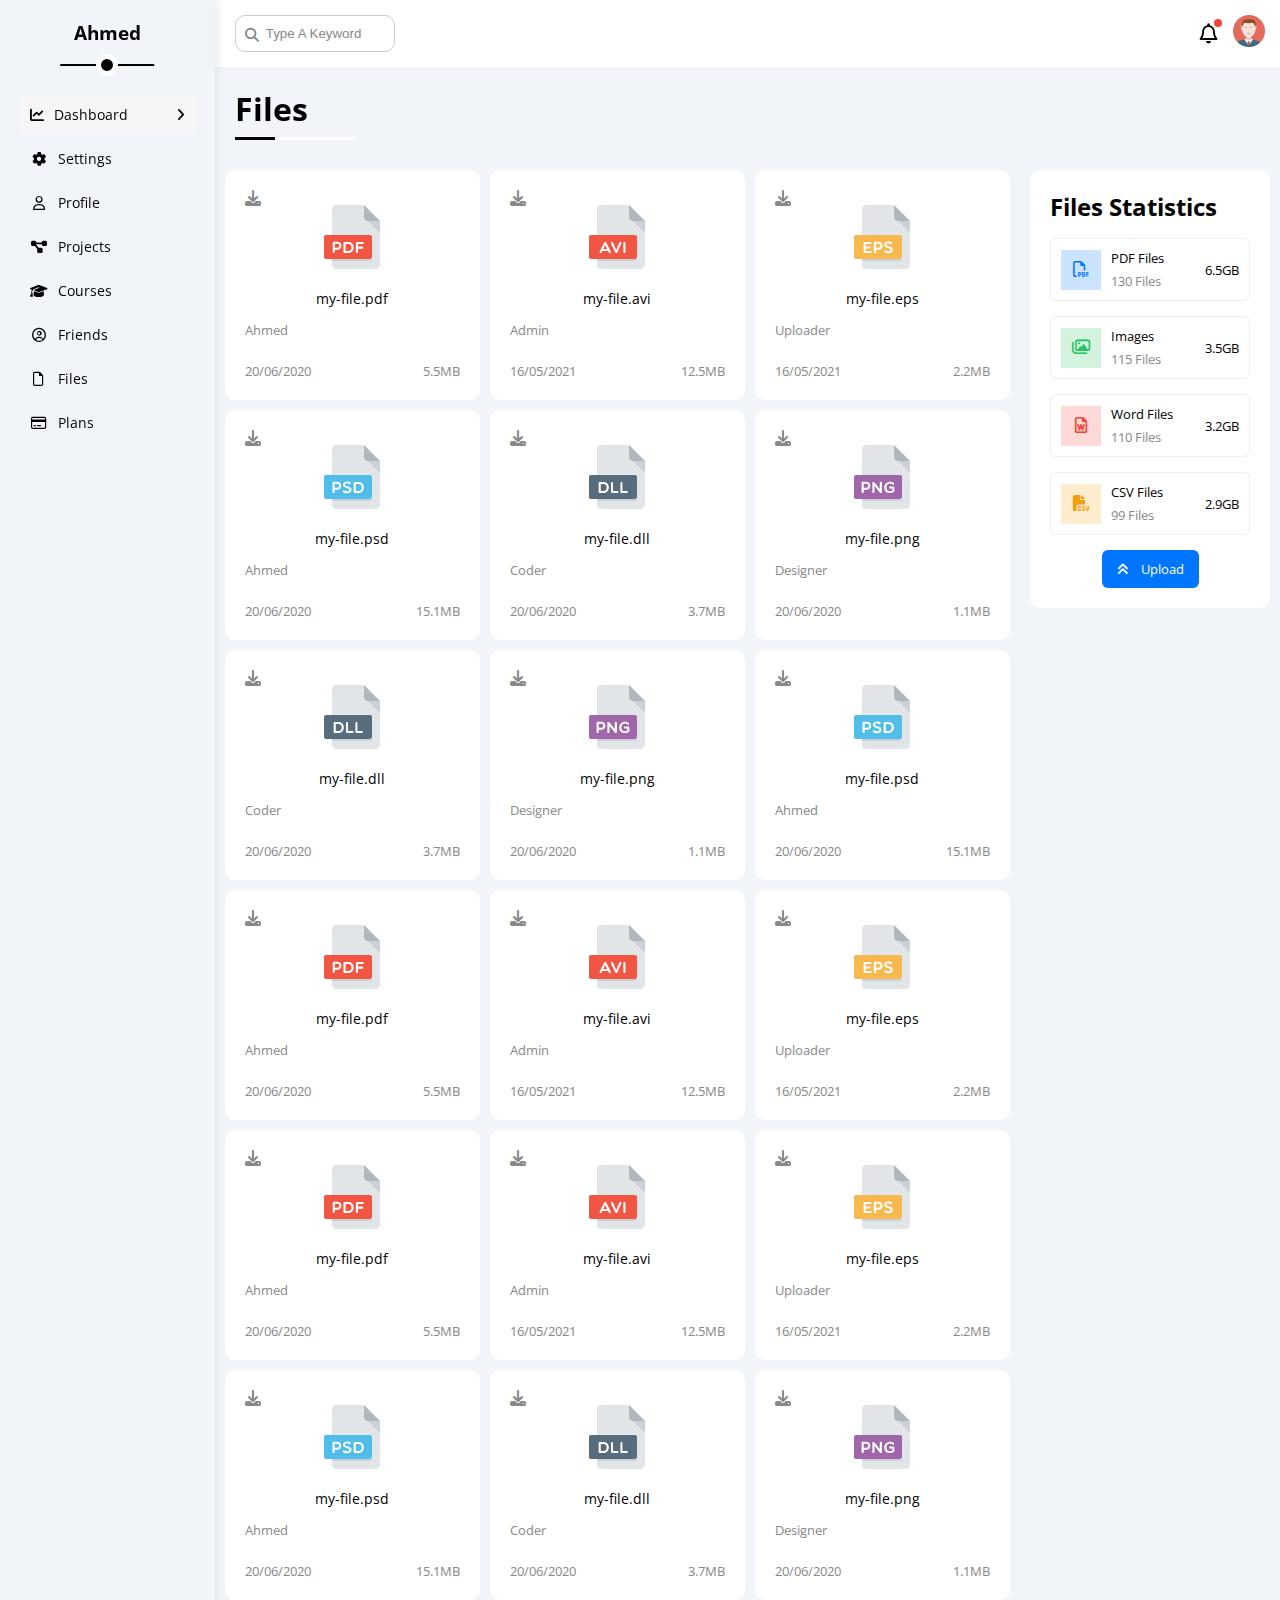
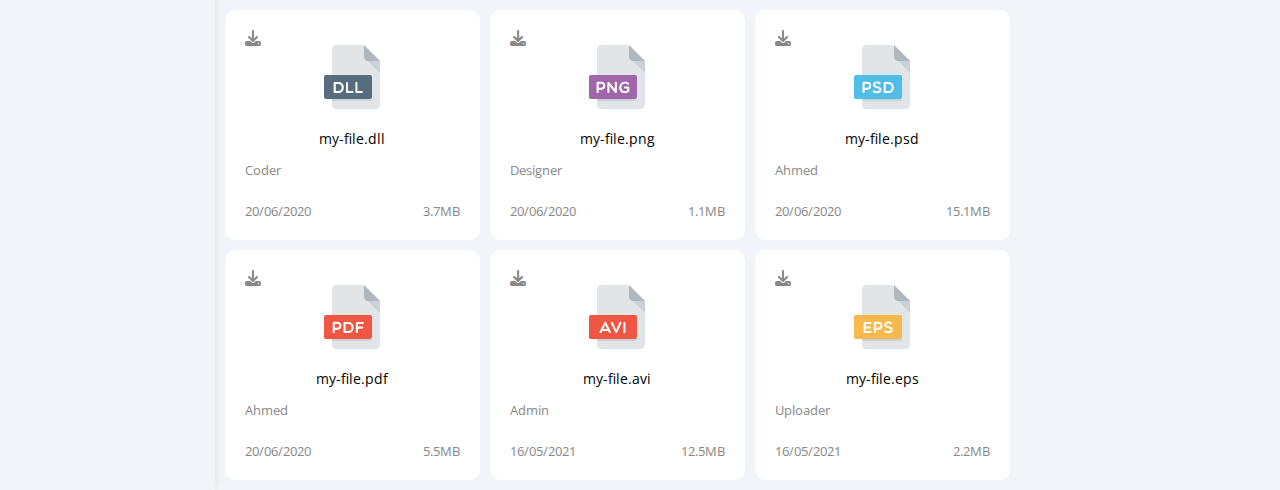
<file: files.html>
<!DOCTYPE html>
<html lang="en">

<head>
    <meta charset="UTF-8" />
    <meta http-equiv="X-UA-Compatible" content="IE=edge" />
    <meta name="viewport" content="width=device-width, initial-scale=1.0" />
    <meta name="description" content="The Fourth Template With HTML & CSS">
    <title>Files</title>
    <link rel="stylesheet" href="https://cdnjs.cloudflare.com/ajax/libs/font-awesome/6.5.1/css/all.min.css">
    <link rel="stylesheet" href="css/framework.min.css">
    <link rel="stylesheet" href="css/main.min.css">
    <link rel="preconnect" href="https://fonts.googleapis.com">
    <link rel="preconnect" href="https://fonts.gstatic.com" crossorigin>
    <link href="https://fonts.googleapis.com/css2?family=Open+Sans:wght@300;500&display=swap" rel="stylesheet">
</head>

<body>
    <div class="page d-flex">
        <aside class="section-padding p-relative">
          <div class="sticky">
              <h3 class="mt-0 p-relative txt-c">Ahmed</h3>
              <ul>
                  <li>
                      <a class="active d-flex gap-10 align-center fs-14 c-black rad-6 p-10 mb-5" href="index.html">
                          <i class="fa-solid fa-chart-line "></i>
                          <span>Dashboard</span>
                          <i class="fa-solid fa-angle-right right-angle"></i>
                      </a>
                  </li>
                  <li>
                      <a class="d-flex gap-10 align-center fs-14 c-black rad-6 p-10 mb-5" href="settings.html">
                          <i class="fa-solid fa-gear fa-fw "></i>
                          <span>Settings</span>
                      </a>
                  </li>
                  <li>
                      <a class="d-flex gap-10 align-center fs-14 c-black rad-6 p-10 mb-5" href="profile.html">
                          <i class="fa-regular fa-user fa-fw "></i>
                          <span>Profile</span>
                      </a>
                  </li>
                  <li>
                      <a class="d-flex gap-10 align-center fs-14 c-black rad-6 p-10 mb-5" href="projects.html">
                          <i class="fa-solid fa-diagram-project fa-fw "></i>
                          <span>Projects</span>
                      </a>
                  </li>
                  <li>
                      <a class="d-flex gap-10 align-center fs-14 c-black rad-6 p-10 mb-5" href="courses.html">
                          <i class="fa-solid fa-graduation-cap fa-fw "></i>
                          <span>Courses</span>
                      </a>
                  </li>
                  <li>
                      <a class="d-flex gap-10 align-center fs-14 c-black rad-6 p-10 mb-5" href="friends.html">
                          <i class="fa-regular fa-circle-user fa-fw "></i>
                          <span>Friends</span>
                      </a>
                  </li>
                  <li>
                      <a class="d-flex gap-10 align-center fs-14 c-black rad-6 p-10 mb-5" href="files.html">
                          <i class="fa-regular fa-file fa-fw "></i>
                          <span>Files</span>
                      </a>
                  </li>
                  <li>
                      <a class="d-flex gap-10 align-center fs-14 c-black rad-6 p-10 mb-5" href="plans.html">
                          <i class="fa-regular fa-credit-card fa-fw "></i>
                          <span>Plans</span>
                      </a>
                  </li>
              </ul>
          </div>
        </aside>
        <div class="content w-full">
            <header class="between-flex bg-white header-padding">
                <div class="search p-relative">
                    <input class="rad-10 p-10 pl-30 ml-5" type="search" placeholder="Type A Keyword" autocomplete="off"
                        name="search">
                </div>
                <div class="icons center-flex">
                    <span class="notification p-relative">
                        <i class="fa-regular fa-bell fa-lg"></i>
                    </span>
                    <picture>
                        <source srcset="imgs/avatar.webp" type="image/webp">
                        <source srcset="imgs/avatar.png" type="image/png">
                        <img class="ml-15" src="imgs/avatar.png" alt="avatar">
                    </picture>
                </div>
            </header>
            <main>
                <h1 class="main-title p-relative m-20">Files</h1>
                <section class="files-page d-flex m-5 gap-20">
                    <section class="files-stats bg-white rad-10 section-padding">
                        <h2 class="m-0 mb-15 txt-c-mobile">Files Statistics</h2>
                        <div class="d-flex align-center gap-10 p-10 rad-6 border-eee fs-13 mb-15">
                            <i class="fa-regular fa-file-pdf fa-lg blue c-blue center-flex"></i>
                            <div class="ifno f-grow">
                                <span>PDF Files</span>
                                <span class="c-grey d-block mt-5">130 Files</span>
                            </div>
                            <div class="size">6.5GB</div>
                        </div>
                        <div class="d-flex align-center gap-10 p-10 rad-6 border-eee fs-13 mb-15">
                            <i class="fa-regular fa-images fa-lg green c-green center-flex"></i>
                            <div class="ifno f-grow">
                                <span>Images</span>
                                <span class="c-grey d-block mt-5">115 Files</span>
                            </div>
                            <div class="size">3.5GB</div>
                        </div>
                        <div class="d-flex align-center gap-10 p-10 rad-6 border-eee fs-13 mb-15">
                            <i class="fa-regular fa-file-word fa-lg red c-red center-flex"></i>
                            <div class="ifno f-grow">
                                <span>Word Files</span>
                                <span class="c-grey d-block mt-5">110 Files</span>
                            </div>
                            <div class="size">3.2GB</div>
                        </div>
                        <div class="d-flex align-center gap-10 p-10 rad-6 border-eee fs-13 mb-15">
                            <i class="fa-solid fa-file-csv fa-lg orange c-orange center-flex"></i>
                            <div class="ifno f-grow">
                                <span>CSV Files</span>
                                <span class="c-grey d-block mt-5">99 Files</span>
                            </div>
                            <div class="size">2.9GB</div>
                        </div>
                        <a class="upload bg-blue c-white rad-6 fs-13 d-block w-fit" href="#">
                            <i class="fa-solid fa-angles-up mr-10"></i>
                            Upload
                        </a>
                    </section>
                    <section class="files-content">
                        <article class="file bg-white rad-10 section-padding p-relative">
                            <i class="fa-solid fa-download c-grey p-absolute"></i>
                            <div class="icon txt-c">
                                <img class="mt-15 mb-15" src="imgs/pdf.svg" alt="PDF">
                            </div>
                            <div class="txt-c fs-14 mb-10">my-file.pdf</div>
                            <p class="c-grey fs-13">Ahmed</p>
                            <div class="info between-flex c-grey fs-13 pt-10 mt-10">
                                <span>20/06/2020</span>
                                <span>5.5MB</span>
                            </div>
                        </article>
                        <article class="file bg-white rad-10 section-padding p-relative">
                            <i class="fa-solid fa-download c-grey p-absolute"></i>
                            <div class="icon txt-c">
                                <img class="mt-15 mb-15" src="imgs/avi.svg" alt="AVI">
                            </div>
                            <div class="txt-c fs-14 mb-10">my-file.avi</div>
                            <p class="c-grey fs-13">Admin</p>
                            <div class="info between-flex c-grey fs-13 pt-10 mt-10">
                                <span>16/05/2021</span>
                                <span>12.5MB</span>
                            </div>
                        </article>
                        <article class="file bg-white rad-10 section-padding p-relative">
                            <i class="fa-solid fa-download c-grey p-absolute"></i>
                            <div class="icon txt-c">
                                <img class="mt-15 mb-15" src="imgs/eps.svg" alt="EPS">
                            </div>
                            <div class="txt-c fs-14 mb-10">my-file.eps</div>
                            <p class="c-grey fs-13">Uploader</p>
                            <div class="info between-flex c-grey fs-13 pt-10 mt-10">
                                <span>16/05/2021</span>
                                <span>2.2MB</span>
                            </div>
                        </article>
                        <article class="file bg-white rad-10 section-padding p-relative">
                            <i class="fa-solid fa-download c-grey p-absolute"></i>
                            <div class="icon txt-c">
                                <img class="mt-15 mb-15" src="imgs/psd.svg" alt="PSD">
                            </div>
                            <div class="txt-c fs-14 mb-10">my-file.psd</div>
                            <p class="c-grey fs-13">Ahmed</p>
                            <div class="info between-flex c-grey fs-13 pt-10 mt-10">
                                <span>20/06/2020</span>
                                <span>15.1MB</span>
                            </div>
                        </article>
                        <article class="file bg-white rad-10 section-padding p-relative">
                            <i class="fa-solid fa-download c-grey p-absolute"></i>
                            <div class="icon txt-c">
                                <img class="mt-15 mb-15" src="imgs/dll.svg" alt="DLL">
                            </div>
                            <div class="txt-c fs-14 mb-10">my-file.dll</div>
                            <p class="c-grey fs-13">Coder</p>
                            <div class="info between-flex c-grey fs-13 pt-10 mt-10">
                                <span>20/06/2020</span>
                                <span>3.7MB</span>
                            </div>
                        </article>
                        <article class="file bg-white rad-10 section-padding p-relative">
                            <i class="fa-solid fa-download c-grey p-absolute"></i>
                            <div class="icon txt-c">
                                <img class="mt-15 mb-15" src="imgs/png.svg" alt="PNG">
                            </div>
                            <div class="txt-c fs-14 mb-10">my-file.png</div>
                            <p class="c-grey fs-13">Designer</p>
                            <div class="info between-flex c-grey fs-13 pt-10 mt-10">
                                <span>20/06/2020</span>
                                <span>1.1MB</span>
                            </div>
                        </article>
                        <article class="file bg-white rad-10 section-padding p-relative">
                            <i class="fa-solid fa-download c-grey p-absolute"></i>
                            <div class="icon txt-c">
                                <img class="mt-15 mb-15" src="imgs/dll.svg" alt="DLL">
                            </div>
                            <div class="txt-c fs-14 mb-10">my-file.dll</div>
                            <p class="c-grey fs-13">Coder</p>
                            <div class="info between-flex c-grey fs-13 pt-10 mt-10">
                                <span>20/06/2020</span>
                                <span>3.7MB</span>
                            </div>
                        </article>
                        <article class="file bg-white rad-10 section-padding p-relative">
                            <i class="fa-solid fa-download c-grey p-absolute"></i>
                            <div class="icon txt-c">
                                <img class="mt-15 mb-15" src="imgs/png.svg" alt="PNG">
                            </div>
                            <div class="txt-c fs-14 mb-10">my-file.png</div>
                            <p class="c-grey fs-13">Designer</p>
                            <div class="info between-flex c-grey fs-13 pt-10 mt-10">
                                <span>20/06/2020</span>
                                <span>1.1MB</span>
                            </div>
                        </article>
                        <article class="file bg-white rad-10 section-padding p-relative">
                            <i class="fa-solid fa-download c-grey p-absolute"></i>
                            <div class="icon txt-c">
                                <img class="mt-15 mb-15" src="imgs/psd.svg" alt="PSD">
                            </div>
                            <div class="txt-c fs-14 mb-10">my-file.psd</div>
                            <p class="c-grey fs-13">Ahmed</p>
                            <div class="info between-flex c-grey fs-13 pt-10 mt-10">
                                <span>20/06/2020</span>
                                <span>15.1MB</span>
                            </div>
                        </article>
                        <article class="file bg-white rad-10 section-padding p-relative">
                            <i class="fa-solid fa-download c-grey p-absolute"></i>
                            <div class="icon txt-c">
                                <img class="mt-15 mb-15" src="imgs/pdf.svg" alt="PDF">
                            </div>
                            <div class="txt-c fs-14 mb-10">my-file.pdf</div>
                            <p class="c-grey fs-13">Ahmed</p>
                            <div class="info between-flex c-grey fs-13 pt-10 mt-10">
                                <span>20/06/2020</span>
                                <span>5.5MB</span>
                            </div>
                        </article>
                        <article class="file bg-white rad-10 section-padding p-relative">
                            <i class="fa-solid fa-download c-grey p-absolute"></i>
                            <div class="icon txt-c">
                                <img class="mt-15 mb-15" src="imgs/avi.svg" alt="AVI">
                            </div>
                            <div class="txt-c fs-14 mb-10">my-file.avi</div>
                            <p class="c-grey fs-13">Admin</p>
                            <div class="info between-flex c-grey fs-13 pt-10 mt-10">
                                <span>16/05/2021</span>
                                <span>12.5MB</span>
                            </div>
                        </article>
                        <article class="file bg-white rad-10 section-padding p-relative">
                            <i class="fa-solid fa-download c-grey p-absolute"></i>
                            <div class="icon txt-c">
                                <img class="mt-15 mb-15" src="imgs/eps.svg" alt="EPS">
                            </div>
                            <div class="txt-c fs-14 mb-10">my-file.eps</div>
                            <p class="c-grey fs-13">Uploader</p>
                            <div class="info between-flex c-grey fs-13 pt-10 mt-10">
                                <span>16/05/2021</span>
                                <span>2.2MB</span>
                            </div>
                        </article>
                        <article class="file bg-white rad-10 section-padding p-relative">
                            <i class="fa-solid fa-download c-grey p-absolute"></i>
                            <div class="icon txt-c">
                                <img class="mt-15 mb-15" src="imgs/pdf.svg" alt="PDF">
                            </div>
                            <div class="txt-c fs-14 mb-10">my-file.pdf</div>
                            <p class="c-grey fs-13">Ahmed</p>
                            <div class="info between-flex c-grey fs-13 pt-10 mt-10">
                                <span>20/06/2020</span>
                                <span>5.5MB</span>
                            </div>
                        </article>
                        <article class="file bg-white rad-10 section-padding p-relative">
                            <i class="fa-solid fa-download c-grey p-absolute"></i>
                            <div class="icon txt-c">
                                <img class="mt-15 mb-15" src="imgs/avi.svg" alt="AVI">
                            </div>
                            <div class="txt-c fs-14 mb-10">my-file.avi</div>
                            <p class="c-grey fs-13">Admin</p>
                            <div class="info between-flex c-grey fs-13 pt-10 mt-10">
                                <span>16/05/2021</span>
                                <span>12.5MB</span>
                            </div>
                        </article>
                        <article class="file bg-white rad-10 section-padding p-relative">
                            <i class="fa-solid fa-download c-grey p-absolute"></i>
                            <div class="icon txt-c">
                                <img class="mt-15 mb-15" src="imgs/eps.svg" alt="EPS">
                            </div>
                            <div class="txt-c fs-14 mb-10">my-file.eps</div>
                            <p class="c-grey fs-13">Uploader</p>
                            <div class="info between-flex c-grey fs-13 pt-10 mt-10">
                                <span>16/05/2021</span>
                                <span>2.2MB</span>
                            </div>
                        </article>
                        <article class="file bg-white rad-10 section-padding p-relative">
                            <i class="fa-solid fa-download c-grey p-absolute"></i>
                            <div class="icon txt-c">
                                <img class="mt-15 mb-15" src="imgs/psd.svg" alt="PSD">
                            </div>
                            <div class="txt-c fs-14 mb-10">my-file.psd</div>
                            <p class="c-grey fs-13">Ahmed</p>
                            <div class="info between-flex c-grey fs-13 pt-10 mt-10">
                                <span>20/06/2020</span>
                                <span>15.1MB</span>
                            </div>
                        </article>
                        <article class="file bg-white rad-10 section-padding p-relative">
                            <i class="fa-solid fa-download c-grey p-absolute"></i>
                            <div class="icon txt-c">
                                <img class="mt-15 mb-15" src="imgs/dll.svg" alt="DLL">
                            </div>
                            <div class="txt-c fs-14 mb-10">my-file.dll</div>
                            <p class="c-grey fs-13">Coder</p>
                            <div class="info between-flex c-grey fs-13 pt-10 mt-10">
                                <span>20/06/2020</span>
                                <span>3.7MB</span>
                            </div>
                        </article>
                        <article class="file bg-white rad-10 section-padding p-relative">
                            <i class="fa-solid fa-download c-grey p-absolute"></i>
                            <div class="icon txt-c">
                                <img class="mt-15 mb-15" src="imgs/png.svg" alt="PNG">
                            </div>
                            <div class="txt-c fs-14 mb-10">my-file.png</div>
                            <p class="c-grey fs-13">Designer</p>
                            <div class="info between-flex c-grey fs-13 pt-10 mt-10">
                                <span>20/06/2020</span>
                                <span>1.1MB</span>
                            </div>
                        </article>
                        <article class="file bg-white rad-10 section-padding p-relative">
                            <i class="fa-solid fa-download c-grey p-absolute"></i>
                            <div class="icon txt-c">
                                <img class="mt-15 mb-15" src="imgs/dll.svg" alt="DLL">
                            </div>
                            <div class="txt-c fs-14 mb-10">my-file.dll</div>
                            <p class="c-grey fs-13">Coder</p>
                            <div class="info between-flex c-grey fs-13 pt-10 mt-10">
                                <span>20/06/2020</span>
                                <span>3.7MB</span>
                            </div>
                        </article>
                        <article class="file bg-white rad-10 section-padding p-relative">
                            <i class="fa-solid fa-download c-grey p-absolute"></i>
                            <div class="icon txt-c">
                                <img class="mt-15 mb-15" src="imgs/png.svg" alt="PNG">
                            </div>
                            <div class="txt-c fs-14 mb-10">my-file.png</div>
                            <p class="c-grey fs-13">Designer</p>
                            <div class="info between-flex c-grey fs-13 pt-10 mt-10">
                                <span>20/06/2020</span>
                                <span>1.1MB</span>
                            </div>
                        </article>
                        <article class="file bg-white rad-10 section-padding p-relative">
                            <i class="fa-solid fa-download c-grey p-absolute"></i>
                            <div class="icon txt-c">
                                <img class="mt-15 mb-15" src="imgs/psd.svg" alt="PSD">
                            </div>
                            <div class="txt-c fs-14 mb-10">my-file.psd</div>
                            <p class="c-grey fs-13">Ahmed</p>
                            <div class="info between-flex c-grey fs-13 pt-10 mt-10">
                                <span>20/06/2020</span>
                                <span>15.1MB</span>
                            </div>
                        </article>
                        <article class="file bg-white rad-10 section-padding p-relative">
                            <i class="fa-solid fa-download c-grey p-absolute"></i>
                            <div class="icon txt-c">
                                <img class="mt-15 mb-15" src="imgs/pdf.svg" alt="PDF">
                            </div>
                            <div class="txt-c fs-14 mb-10">my-file.pdf</div>
                            <p class="c-grey fs-13">Ahmed</p>
                            <div class="info between-flex c-grey fs-13 pt-10 mt-10">
                                <span>20/06/2020</span>
                                <span>5.5MB</span>
                            </div>
                        </article>
                        <article class="file bg-white rad-10 section-padding p-relative">
                            <i class="fa-solid fa-download c-grey p-absolute"></i>
                            <div class="icon txt-c">
                                <img class="mt-15 mb-15" src="imgs/avi.svg" alt="AVI">
                            </div>
                            <div class="txt-c fs-14 mb-10">my-file.avi</div>
                            <p class="c-grey fs-13">Admin</p>
                            <div class="info between-flex c-grey fs-13 pt-10 mt-10">
                                <span>16/05/2021</span>
                                <span>12.5MB</span>
                            </div>
                        </article>
                        <article class="file bg-white rad-10 section-padding p-relative">
                            <i class="fa-solid fa-download c-grey p-absolute"></i>
                            <div class="icon txt-c">
                                <img class="mt-15 mb-15" src="imgs/eps.svg" alt="EPS">
                            </div>
                            <div class="txt-c fs-14 mb-10">my-file.eps</div>
                            <p class="c-grey fs-13">Uploader</p>
                            <div class="info between-flex c-grey fs-13 pt-10 mt-10">
                                <span>16/05/2021</span>
                                <span>2.2MB</span>
                            </div>
                        </article>
                    </section>
                </section>
            </main>
        </div>
    </div>
</body>

</html>
</file>
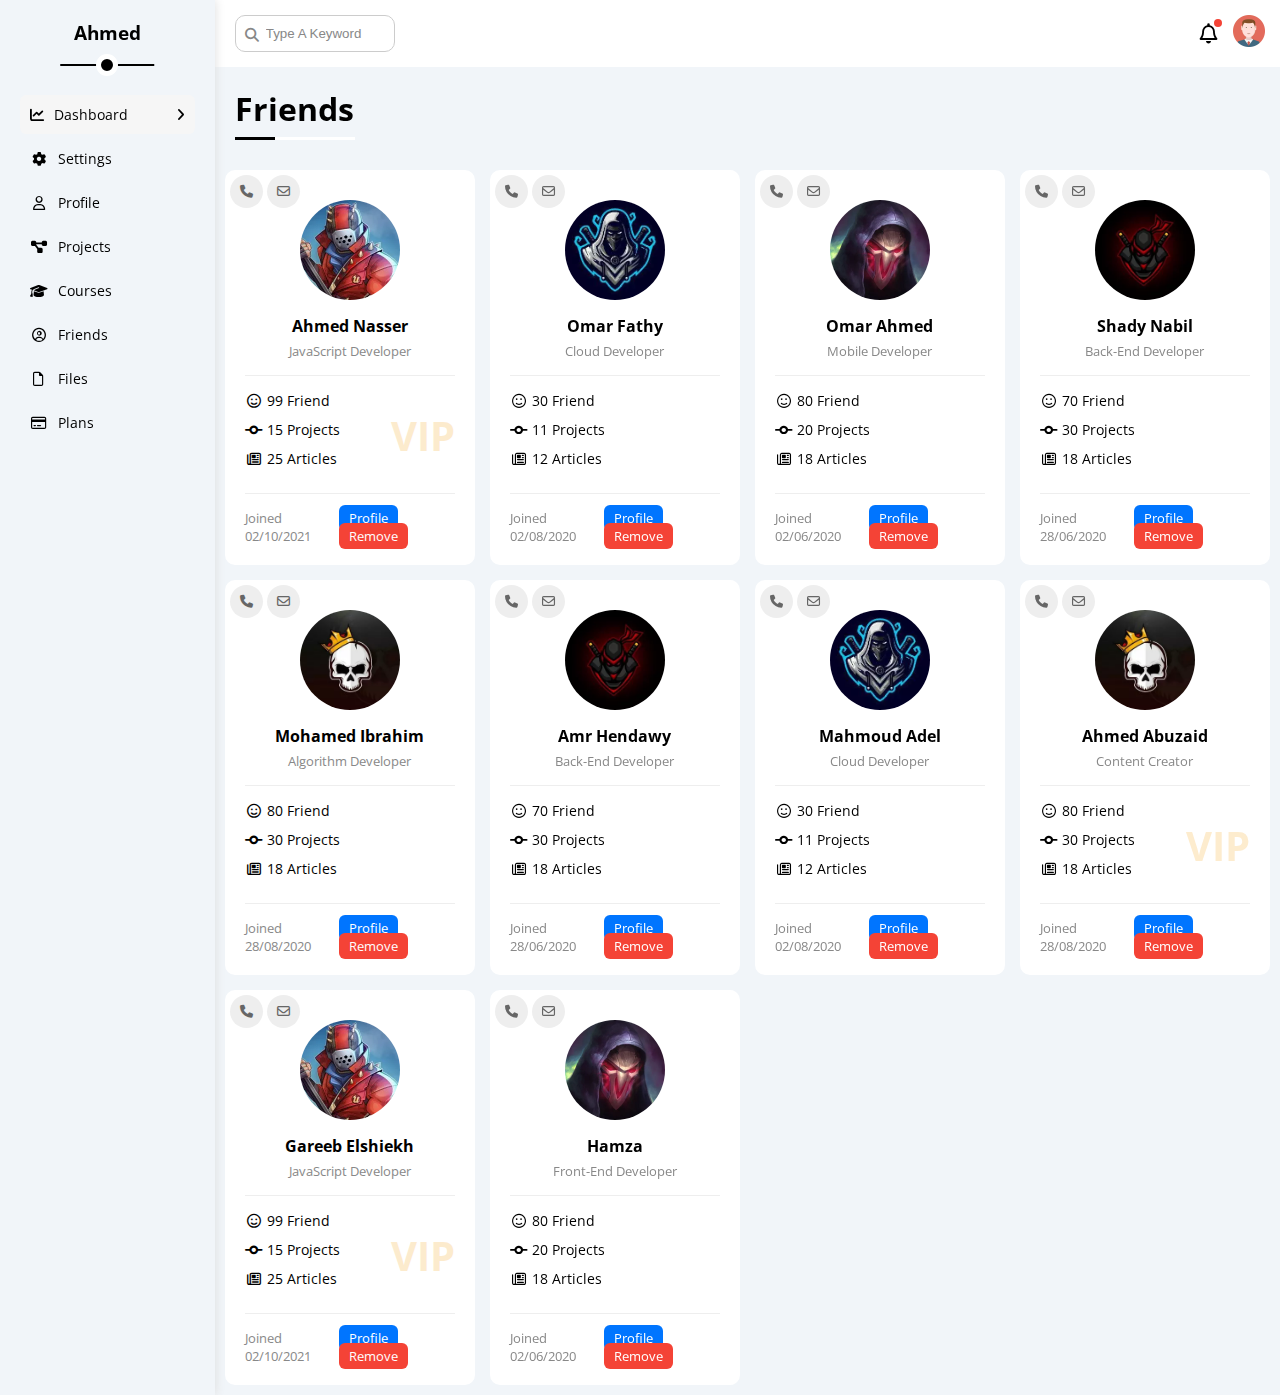
<file: friends.html>
<!DOCTYPE html>
<html lang="en">

<head>
    <meta charset="UTF-8" />
    <meta http-equiv="X-UA-Compatible" content="IE=edge" />
    <meta name="viewport" content="width=device-width, initial-scale=1.0" />
    <meta name="description" content="The Fourth Template With HTML & CSS">
    <title>Friends</title>
    <link rel="stylesheet" href="https://cdnjs.cloudflare.com/ajax/libs/font-awesome/6.5.1/css/all.min.css">
    <link rel="stylesheet" href="css/framework.min.css">
    <link rel="stylesheet" href="css/main.min.css">
    <link rel="preconnect" href="https://fonts.googleapis.com">
    <link rel="preconnect" href="https://fonts.gstatic.com" crossorigin>
    <link href="https://fonts.googleapis.com/css2?family=Open+Sans:wght@300;500&display=swap" rel="stylesheet">
</head>

<body>
    <div class="page d-flex">
        <aside class="section-padding p-relative">
          <div class="sticky">
              <h3 class="mt-0 p-relative txt-c">Ahmed</h3>
              <ul>
                  <li>
                      <a class="active d-flex gap-10 align-center fs-14 c-black rad-6 p-10 mb-5" href="index.html">
                          <i class="fa-solid fa-chart-line "></i>
                          <span>Dashboard</span>
                          <i class="fa-solid fa-angle-right right-angle"></i>
                      </a>
                  </li>
                  <li>
                      <a class="d-flex gap-10 align-center fs-14 c-black rad-6 p-10 mb-5" href="settings.html">
                          <i class="fa-solid fa-gear fa-fw "></i>
                          <span>Settings</span>
                      </a>
                  </li>
                  <li>
                      <a class="d-flex gap-10 align-center fs-14 c-black rad-6 p-10 mb-5" href="profile.html">
                          <i class="fa-regular fa-user fa-fw "></i>
                          <span>Profile</span>
                      </a>
                  </li>
                  <li>
                      <a class="d-flex gap-10 align-center fs-14 c-black rad-6 p-10 mb-5" href="projects.html">
                          <i class="fa-solid fa-diagram-project fa-fw "></i>
                          <span>Projects</span>
                      </a>
                  </li>
                  <li>
                      <a class="d-flex gap-10 align-center fs-14 c-black rad-6 p-10 mb-5" href="courses.html">
                          <i class="fa-solid fa-graduation-cap fa-fw "></i>
                          <span>Courses</span>
                      </a>
                  </li>
                  <li>
                      <a class="d-flex gap-10 align-center fs-14 c-black rad-6 p-10 mb-5" href="friends.html">
                          <i class="fa-regular fa-circle-user fa-fw "></i>
                          <span>Friends</span>
                      </a>
                  </li>
                  <li>
                      <a class="d-flex gap-10 align-center fs-14 c-black rad-6 p-10 mb-5" href="files.html">
                          <i class="fa-regular fa-file fa-fw "></i>
                          <span>Files</span>
                      </a>
                  </li>
                  <li>
                      <a class="d-flex gap-10 align-center fs-14 c-black rad-6 p-10 mb-5" href="plans.html">
                          <i class="fa-regular fa-credit-card fa-fw "></i>
                          <span>Plans</span>
                      </a>
                  </li>
              </ul>
          </div>
        </aside>
        <div class="content w-full">
            <header class="between-flex bg-white header-padding">
                <div class="search p-relative">
                    <input class="rad-10 p-10 pl-30 ml-5" type="search" placeholder="Type A Keyword" autocomplete="off"
                        name="search">
                </div>
                <div class="icons center-flex">
                    <span class="notification p-relative">
                        <i class="fa-regular fa-bell fa-lg"></i>
                    </span>
                    <picture>
                        <source srcset="imgs/avatar.webp" type="image/webp">
                        <source srcset="imgs/avatar.png" type="image/png">
                        <img class="ml-15" src="imgs/avatar.png" alt="avatar">
                    </picture>
                </div>
            </header>
            <main>
                <h1 class="main-title p-relative m-20">Friends</h1>
                <section class="friends-page m-5">
                    <article class="friend bg-white section-padding rad-10 p-relative">
                        <div class="contact">
                            <i class="fa-solid fa-phone"></i>
                            <i class="fa-regular fa-envelope"></i>
                        </div>
                        <div class="person-ifno txt-c">
                            <picture>
                                <source srcset="imgs/friend-01.webp" type="image/webp">
                                <source srcset="imgs/friend-01.jpg" type="image/jpeg">
                                <img class="w-100 h-100 rad-half mt-10 mb-10" src="imgs/friend-01.jpg" alt="friend-01">
                            </picture>
                            <h4 class="m-0">Ahmed Nasser</h4>
                            <p class="c-grey m-0 mt-5 fs-13">JavaScript Developer</p>
                        </div>
                        <div class="icons fs-14 p-relative">
                            <div class="d-flex gap-5 align-center mb-10">
                                <i class="fa-regular fa-face-smile fa-fw"></i>
                                <span>99 Friend</span>
                            </div>
                            <div class="d-flex gap-5 align-center mb-10">
                                <i class="fa-solid fa-code-commit fa-fw"></i>
                                <span>15 Projects</span>
                            </div>
                            <div class="d-flex gap-5 align-center mb-10">
                                <i class="fa-regular fa-newspaper fa-fw"></i>
                                <span>25 Articles</span>
                            </div>
                            <span class="vip fw-bold c-orange p-absolute">VIP</span>
                        </div>
                        <div class="date-info between-flex fs-13">
                            <span class="c-grey">Joined 02/10/2021</span>
                            <div>
                                <a href="profile.html" class="btn-shape c-white bg-blue">Profile</a>
                                <a href="#" class="btn-shape c-white bg-red">Remove</a>

                            </div>
                        </div>
                    </article>
                    <article class="friend bg-white section-padding rad-10 p-relative">
                        <div class="contact">
                            <i class="fa-solid fa-phone"></i>
                            <i class="fa-regular fa-envelope"></i>
                        </div>
                        <div class="person-ifno txt-c">
                            <picture>
                                <source srcset="imgs/friend-02.webp" type="image/webp">
                                <source srcset="imgs/friend-02.jpg" type="image/jpeg">
                                <img class="w-100 h-100 rad-half mt-10 mb-10" src="imgs/friend-02.jpg" alt="friend-02">
                            </picture>
                            <h4 class="m-0">Omar Fathy</h4>
                            <p class="c-grey m-0 mt-5 fs-13">Cloud Developer</p>
                        </div>
                        <div class="icons fs-14 p-relative">
                            <div class="d-flex gap-5 align-center mb-10">
                                <i class="fa-regular fa-face-smile fa-fw"></i>
                                <span>30 Friend</span>
                            </div>
                            <div class="d-flex gap-5 align-center mb-10">
                                <i class="fa-solid fa-code-commit fa-fw"></i>
                                <span>11 Projects</span>
                            </div>
                            <div class="d-flex gap-5 align-center mb-10">
                                <i class="fa-regular fa-newspaper fa-fw"></i>
                                <span>12 Articles</span>
                            </div>
                        </div>
                        <div class="date-info between-flex fs-13">
                            <span class="c-grey">Joined 02/08/2020</span>
                            <div>
                                <a href="profile.html" class="btn-shape c-white bg-blue">Profile</a>
                                <a href="#" class="btn-shape c-white bg-red">Remove</a>
                            </div>
                        </div>
                    </article>
                    <article class="friend bg-white section-padding rad-10 p-relative">
                        <div class="contact">
                            <i class="fa-solid fa-phone"></i>
                            <i class="fa-regular fa-envelope"></i>
                        </div>
                        <div class="person-ifno txt-c">
                            <picture>
                                <source srcset="imgs/friend-03.webp" type="image/webp">
                                <source srcset="imgs/friend-03.jpg" type="image/jpeg">
                                <img class="w-100 h-100 rad-half mt-10 mb-10" src="imgs/friend-03.jpg" alt="friend-03">
                            </picture>
                            <h4 class="m-0">Omar Ahmed</h4>
                            <p class="c-grey m-0 mt-5 fs-13">Mobile Developer</p>
                        </div>
                        <div class="icons fs-14 p-relative">
                            <div class="d-flex gap-5 align-center mb-10">
                                <i class="fa-regular fa-face-smile fa-fw"></i>
                                <span>80 Friend</span>
                            </div>
                            <div class="d-flex gap-5 align-center mb-10">
                                <i class="fa-solid fa-code-commit fa-fw"></i>
                                <span>20 Projects</span>
                            </div>
                            <div class="d-flex gap-5 align-center mb-10">
                                <i class="fa-regular fa-newspaper fa-fw"></i>
                                <span>18 Articles</span>
                            </div>
                        </div>
                        <div class="date-info between-flex fs-13">
                            <span class="c-grey">Joined 02/06/2020</span>
                            <div>
                                <a href="profile.html" class="btn-shape c-white bg-blue">Profile</a>
                                <a href="#" class="btn-shape c-white bg-red">Remove</a>
                            </div>
                        </div>
                    </article>
                    <article class="friend bg-white section-padding rad-10 p-relative">
                        <div class="contact">
                            <i class="fa-solid fa-phone"></i>
                            <i class="fa-regular fa-envelope"></i>
                        </div>
                        <div class="person-ifno txt-c">
                            <picture>
                                <source srcset="imgs/friend-04.webp" type="image/webp">
                                <source srcset="imgs/friend-04.jpg" type="image/jpeg">
                                <img class="w-100 h-100 rad-half mt-10 mb-10" src="imgs/friend-04.jpg" alt="friend-04">
                            </picture>
                            <h4 class="m-0">Shady Nabil</h4>
                            <p class="c-grey m-0 mt-5 fs-13">Back-End Developer</p>
                        </div>
                        <div class="icons fs-14 p-relative">
                            <div class="d-flex gap-5 align-center mb-10">
                                <i class="fa-regular fa-face-smile fa-fw"></i>
                                <span>70 Friend</span>
                            </div>
                            <div class="d-flex gap-5 align-center mb-10">
                                <i class="fa-solid fa-code-commit fa-fw"></i>
                                <span>30 Projects</span>
                            </div>
                            <div class="d-flex gap-5 align-center mb-10">
                                <i class="fa-regular fa-newspaper fa-fw"></i>
                                <span>18 Articles</span>
                            </div>
                        </div>
                        <div class="date-info between-flex fs-13">
                            <span class="c-grey">Joined 28/06/2020</span>
                            <div>
                                <a href="profile.html" class="btn-shape c-white bg-blue">Profile</a>
                                <a href="#" class="btn-shape c-white bg-red">Remove</a>
                            </div>
                        </div>
                    </article>
                    <article class="friend bg-white section-padding rad-10 p-relative">
                        <div class="contact">
                            <i class="fa-solid fa-phone"></i>
                            <i class="fa-regular fa-envelope"></i>
                        </div>
                        <div class="person-ifno txt-c">
                            <picture>
                                <source srcset="imgs/friend-05.webp" type="image/webp">
                                <source srcset="imgs/friend-05.jpg" type="image/jpeg">
                                <img class="w-100 h-100 rad-half mt-10 mb-10" src="imgs/friend-05.jpg" alt="friend-05">
                            </picture>
                            <h4 class="m-0">Mohamed Ibrahim</h4>
                            <p class="c-grey m-0 mt-5 fs-13">Algorithm Developer</p>
                        </div>
                        <div class="icons fs-14 p-relative">
                            <div class="d-flex gap-5 align-center mb-10">
                                <i class="fa-regular fa-face-smile fa-fw"></i>
                                <span>80 Friend</span>
                            </div>
                            <div class="d-flex gap-5 align-center mb-10">
                                <i class="fa-solid fa-code-commit fa-fw"></i>
                                <span>30 Projects</span>
                            </div>
                            <div class="d-flex gap-5 align-center mb-10">
                                <i class="fa-regular fa-newspaper fa-fw"></i>
                                <span>18 Articles</span>
                            </div>
                        </div>
                        <div class="date-info between-flex fs-13">
                            <span class="c-grey">Joined 28/08/2020</span>
                            <div>
                                <a href="profile.html" class="btn-shape c-white bg-blue">Profile</a>
                                <a href="#" class="btn-shape c-white bg-red">Remove</a>
                            </div>
                        </div>
                    </article>
                    <article class="friend bg-white section-padding rad-10 p-relative">
                        <div class="contact">
                            <i class="fa-solid fa-phone"></i>
                            <i class="fa-regular fa-envelope"></i>
                        </div>
                        <div class="person-ifno txt-c">
                            <picture>
                                <source srcset="imgs/friend-04.webp" type="image/webp">
                                <source srcset="imgs/friend-04.jpg" type="image/jpeg">
                                <img class="w-100 h-100 rad-half mt-10 mb-10" src="imgs/friend-04.jpg" alt="friend-04">
                            </picture>
                            <h4 class="m-0">Amr Hendawy</h4>
                            <p class="c-grey m-0 mt-5 fs-13">Back-End Developer</p>
                        </div>
                        <div class="icons fs-14 p-relative">
                            <div class="d-flex gap-5 align-center mb-10">
                                <i class="fa-regular fa-face-smile fa-fw"></i>
                                <span>70 Friend</span>
                            </div>
                            <div class="d-flex gap-5 align-center mb-10">
                                <i class="fa-solid fa-code-commit fa-fw"></i>
                                <span>30 Projects</span>
                            </div>
                            <div class="d-flex gap-5 align-center mb-10">
                                <i class="fa-regular fa-newspaper fa-fw"></i>
                                <span>18 Articles</span>
                            </div>
                        </div>
                        <div class="date-info between-flex fs-13">
                            <span class="c-grey">Joined 28/06/2020</span>
                            <div>
                                <a href="profile.html" class="btn-shape c-white bg-blue">Profile</a>
                                <a href="#" class="btn-shape c-white bg-red">Remove</a>
                            </div>
                        </div>
                    </article>
                    <article class="friend bg-white section-padding rad-10 p-relative">
                        <div class="contact">
                            <i class="fa-solid fa-phone"></i>
                            <i class="fa-regular fa-envelope"></i>
                        </div>
                        <div class="person-ifno txt-c">
                            <picture>
                                <source srcset="imgs/friend-02.webp" type="image/webp">
                                <source srcset="imgs/friend-02.jpg" type="image/jpeg">
                                <img class="w-100 h-100 rad-half mt-10 mb-10" src="imgs/friend-02.jpg" alt="friend-02">
                            </picture>
                            <h4 class="m-0">Mahmoud Adel</h4>
                            <p class="c-grey m-0 mt-5 fs-13">Cloud Developer</p>
                        </div>
                        <div class="icons fs-14 p-relative">
                            <div class="d-flex gap-5 align-center mb-10">
                                <i class="fa-regular fa-face-smile fa-fw"></i>
                                <span>30 Friend</span>
                            </div>
                            <div class="d-flex gap-5 align-center mb-10">
                                <i class="fa-solid fa-code-commit fa-fw"></i>
                                <span>11 Projects</span>
                            </div>
                            <div class="d-flex gap-5 align-center mb-10">
                                <i class="fa-regular fa-newspaper fa-fw"></i>
                                <span>12 Articles</span>
                            </div>
                        </div>
                        <div class="date-info between-flex fs-13">
                            <span class="c-grey">Joined 02/08/2020</span>
                            <div>
                                <a href="profile.html" class="btn-shape c-white bg-blue">Profile</a>
                                <a href="#" class="btn-shape c-white bg-red">Remove</a>
                            </div>
                        </div>
                    </article>
                    <article class="friend bg-white section-padding rad-10 p-relative">
                        <div class="contact">
                            <i class="fa-solid fa-phone"></i>
                            <i class="fa-regular fa-envelope"></i>
                        </div>
                        <div class="person-ifno txt-c">
                            <picture>
                                <source srcset="imgs/friend-05.webp" type="image/webp">
                                <source srcset="imgs/friend-05.jpg" type="image/jpeg">
                                <img class="w-100 h-100 rad-half mt-10 mb-10" src="imgs/friend-05.jpg" alt="friend-05">
                            </picture>
                            <h4 class="m-0">Ahmed Abuzaid</h4>
                            <p class="c-grey m-0 mt-5 fs-13">Content Creator</p>
                        </div>
                        <div class="icons fs-14 p-relative">
                            <div class="d-flex gap-5 align-center mb-10">
                                <i class="fa-regular fa-face-smile fa-fw"></i>
                                <span>80 Friend</span>
                            </div>
                            <div class="d-flex gap-5 align-center mb-10">
                                <i class="fa-solid fa-code-commit fa-fw"></i>
                                <span>30 Projects</span>
                            </div>
                            <div class="d-flex gap-5 align-center mb-10">
                                <i class="fa-regular fa-newspaper fa-fw"></i>
                                <span>18 Articles</span>
                            </div>
                            <span class="vip fw-bold c-orange p-absolute">VIP</span>
                        </div>
                        <div class="date-info between-flex fs-13">
                            <span class="c-grey">Joined 28/08/2020</span>
                            <div>
                                <a href="profile.html" class="btn-shape c-white bg-blue">Profile</a>
                                <a href="#" class="btn-shape c-white bg-red">Remove</a>
                            </div>
                        </div>
                    </article>
                    <article class="friend bg-white section-padding rad-10 p-relative">
                        <div class="contact">
                            <i class="fa-solid fa-phone"></i>
                            <i class="fa-regular fa-envelope"></i>
                        </div>
                        <div class="person-ifno txt-c">
                            <picture>
                                <source srcset="imgs/friend-01.webp" type="image/webp">
                                <source srcset="imgs/friend-01.jpg" type="image/jpeg">
                                <img class="w-100 h-100 rad-half mt-10 mb-10" src="imgs/friend-01.jpg" alt="friend-01">
                            </picture>
                            <h4 class="m-0">Gareeb Elshiekh</h4>
                            <p class="c-grey m-0 mt-5 fs-13">JavaScript Developer</p>
                        </div>
                        <div class="icons fs-14 p-relative">
                            <div class="d-flex gap-5 align-center mb-10">
                                <i class="fa-regular fa-face-smile fa-fw"></i>
                                <span>99 Friend</span>
                            </div>
                            <div class="d-flex gap-5 align-center mb-10">
                                <i class="fa-solid fa-code-commit fa-fw"></i>
                                <span>15 Projects</span>
                            </div>
                            <div class="d-flex gap-5 align-center mb-10">
                                <i class="fa-regular fa-newspaper fa-fw"></i>
                                <span>25 Articles</span>
                            </div>
                            <span class="vip fw-bold c-orange p-absolute">VIP</span>
                        </div>
                        <div class="date-info between-flex fs-13">
                            <span class="c-grey">Joined 02/10/2021</span>
                            <div>
                                <a href="profile.html" class="btn-shape c-white bg-blue">Profile</a>
                                <a href="#" class="btn-shape c-white bg-red">Remove</a>
                            </div>
                        </div>
                    </article>
                    <article class="friend bg-white section-padding rad-10 p-relative">
                        <div class="contact">
                            <i class="fa-solid fa-phone"></i>
                            <i class="fa-regular fa-envelope"></i>
                        </div>
                        <div class="person-ifno txt-c">
                            <picture>
                                <source srcset="imgs/friend-03.webp" type="image/webp">
                                <source srcset="imgs/friend-03.jpg" type="image/jpeg">
                                <img class="w-100 h-100 rad-half mt-10 mb-10" src="imgs/friend-03.jpg" alt="friend-03">
                            </picture>
                            <h4 class="m-0">Hamza</h4>
                            <p class="c-grey m-0 mt-5 fs-13">Front-End Developer</p>
                        </div>
                        <div class="icons fs-14 p-relative">
                            <div class="d-flex gap-5 align-center mb-10">
                                <i class="fa-regular fa-face-smile fa-fw"></i>
                                <span>80 Friend</span>
                            </div>
                            <div class="d-flex gap-5 align-center mb-10">
                                <i class="fa-solid fa-code-commit fa-fw"></i>
                                <span>20 Projects</span>
                            </div>
                            <div class="d-flex gap-5 align-center mb-10">
                                <i class="fa-regular fa-newspaper fa-fw"></i>
                                <span>18 Articles</span>
                            </div>
                        </div>
                        <div class="date-info between-flex fs-13">
                            <span class="c-grey">Joined 02/06/2020</span>
                            <div>
                                <a href="profile.html" class="btn-shape c-white bg-blue">Profile</a>
                                <a href="#" class="btn-shape c-white bg-red">Remove</a>
                            </div>
                        </div>
                    </article>
                </section>
            </main>
        </div>
    </div>
</body>

</html>
</file>
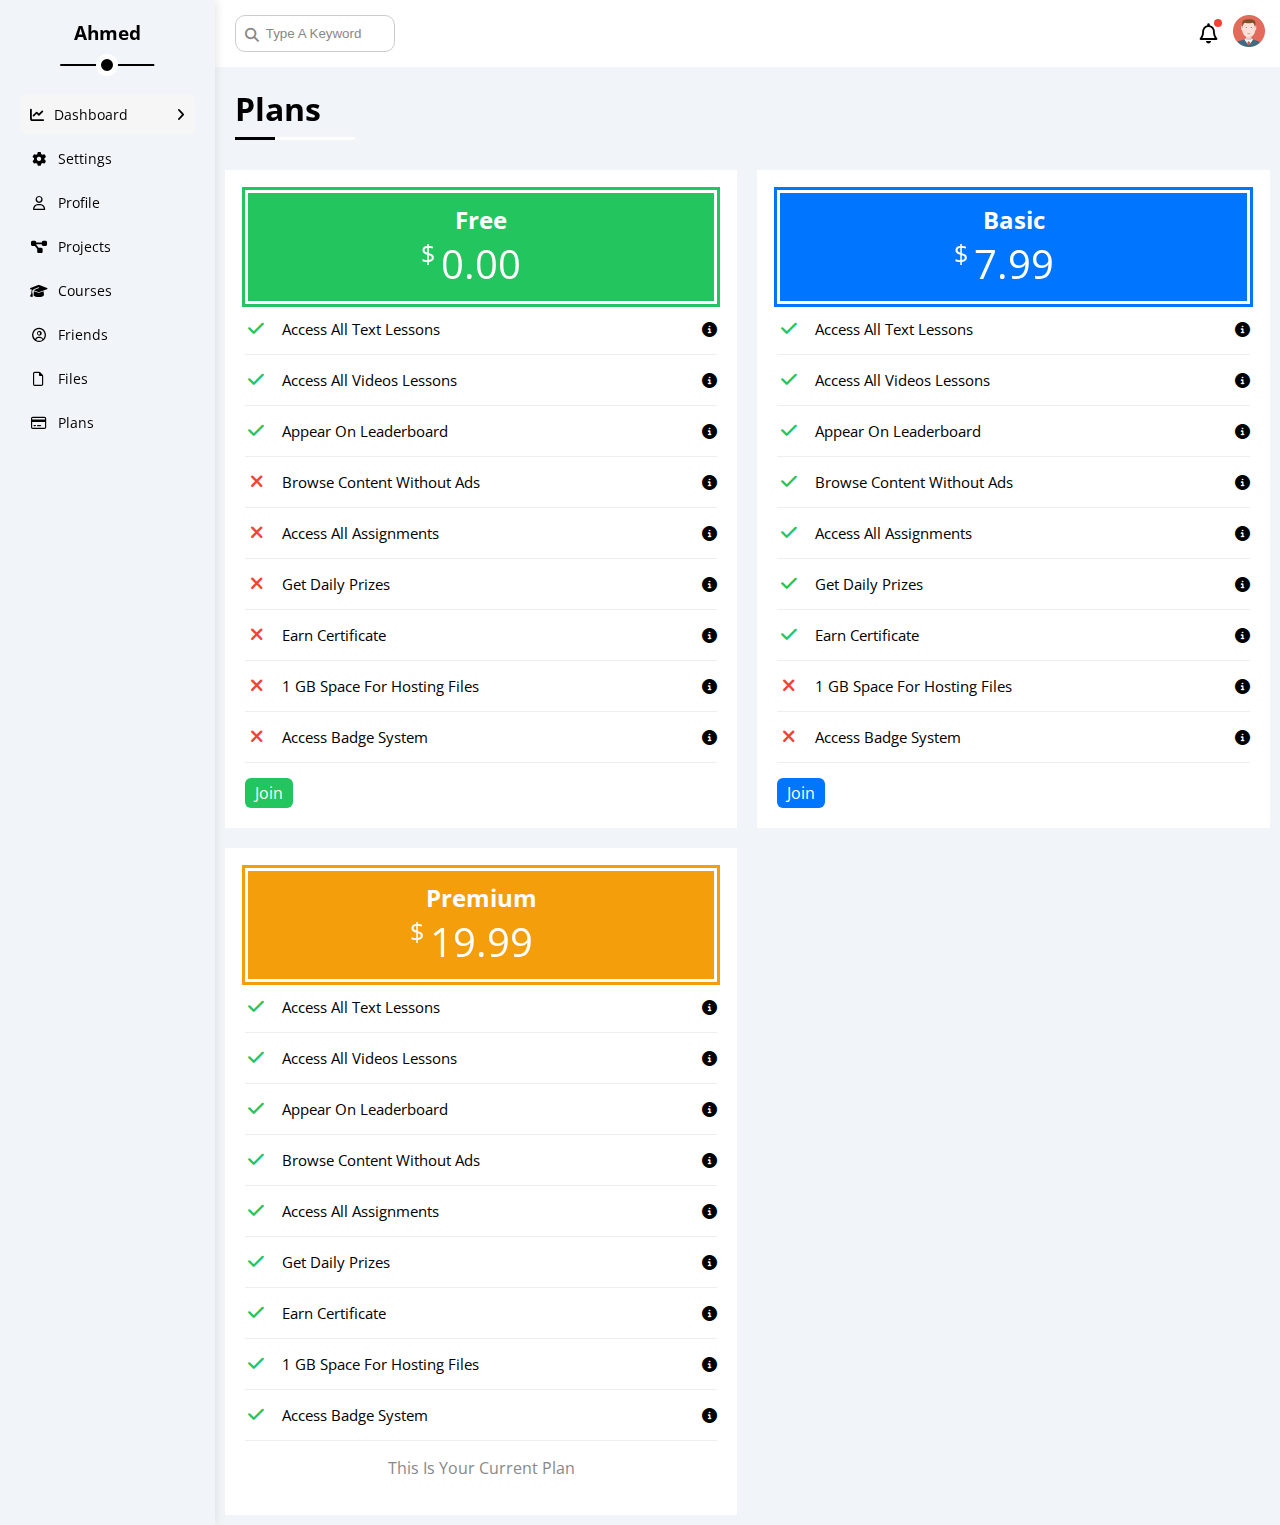
<file: plans.html>
<!DOCTYPE html>
<html lang="en">

<head>
    <meta charset="UTF-8" />
    <meta http-equiv="X-UA-Compatible" content="IE=edge" />
    <meta name="viewport" content="width=device-width, initial-scale=1.0" />
    <meta name="description" content="The Fourth Template With HTML & CSS">
    <title>Plans</title>
    <link rel="stylesheet" href="https://cdnjs.cloudflare.com/ajax/libs/font-awesome/6.5.1/css/all.min.css">
    <link rel="stylesheet" href="css/framework.min.css">
    <link rel="stylesheet" href="css/main.min.css">
    <link rel="preconnect" href="https://fonts.googleapis.com">
    <link rel="preconnect" href="https://fonts.gstatic.com" crossorigin>
    <link href="https://fonts.googleapis.com/css2?family=Open+Sans:wght@300;500&display=swap" rel="stylesheet">
</head>

<body>
    <div class="page d-flex">
        <aside class="section-padding p-relative">
          <div class="sticky">
              <h3 class="mt-0 p-relative txt-c">Ahmed</h3>
              <ul>
                  <li>
                      <a class="active d-flex gap-10 align-center fs-14 c-black rad-6 p-10 mb-5" href="index.html">
                          <i class="fa-solid fa-chart-line "></i>
                          <span>Dashboard</span>
                          <i class="fa-solid fa-angle-right right-angle"></i>
                      </a>
                  </li>
                  <li>
                      <a class="d-flex gap-10 align-center fs-14 c-black rad-6 p-10 mb-5" href="settings.html">
                          <i class="fa-solid fa-gear fa-fw "></i>
                          <span>Settings</span>
                      </a>
                  </li>
                  <li>
                      <a class="d-flex gap-10 align-center fs-14 c-black rad-6 p-10 mb-5" href="profile.html">
                          <i class="fa-regular fa-user fa-fw "></i>
                          <span>Profile</span>
                      </a>
                  </li>
                  <li>
                      <a class="d-flex gap-10 align-center fs-14 c-black rad-6 p-10 mb-5" href="projects.html">
                          <i class="fa-solid fa-diagram-project fa-fw "></i>
                          <span>Projects</span>
                      </a>
                  </li>
                  <li>
                      <a class="d-flex gap-10 align-center fs-14 c-black rad-6 p-10 mb-5" href="courses.html">
                          <i class="fa-solid fa-graduation-cap fa-fw "></i>
                          <span>Courses</span>
                      </a>
                  </li>
                  <li>
                      <a class="d-flex gap-10 align-center fs-14 c-black rad-6 p-10 mb-5" href="friends.html">
                          <i class="fa-regular fa-circle-user fa-fw "></i>
                          <span>Friends</span>
                      </a>
                  </li>
                  <li>
                      <a class="d-flex gap-10 align-center fs-14 c-black rad-6 p-10 mb-5" href="files.html">
                          <i class="fa-regular fa-file fa-fw "></i>
                          <span>Files</span>
                      </a>
                  </li>
                  <li>
                      <a class="d-flex gap-10 align-center fs-14 c-black rad-6 p-10 mb-5" href="plans.html">
                          <i class="fa-regular fa-credit-card fa-fw "></i>
                          <span>Plans</span>
                      </a>
                  </li>
              </ul>
          </div>
        </aside>
        <div class="content w-full">
            <header class="between-flex bg-white header-padding">
                <div class="search p-relative">
                    <input class="rad-10 p-10 pl-30 ml-5" type="search" placeholder="Type A Keyword" autocomplete="off"
                        name="search">
                </div>
                <div class="icons center-flex">
                    <span class="notification p-relative">
                        <i class="fa-regular fa-bell fa-lg"></i>
                    </span>
                    <picture>
                        <source srcset="imgs/avatar.webp" type="image/webp">
                        <source srcset="imgs/avatar.png" type="image/png">
                        <img class="ml-15" src="imgs/avatar.png" alt="avatar">
                    </picture>
                </div>
            </header>
            <main>
                <h1 class="main-title p-relative m-20">Plans</h1>
                <section class="plans-page d-grid-min-col-200-mobile d-grid-min-col-450 m-5">
                    <article class="plan green bg-white section-padding">
                        <div class="top bg-green txt-c p-10">
                            <h2 class="m-0 c-white">Free</h2>
                            <div class="price c-white p-relative"><span class="p-absolute">$</span>0.00</div>
                        </div>
                        <ul>
                            <li>
                                <i class="fa-solid fa-check fa-fw yes"></i>
                                <span>Access All Text Lessons</span>
                                <i class="fa-solid fa-circle-info help"></i>
                            </li>
                            <li>
                                <i class="fa-solid fa-check fa-fw yes"></i>
                                <span>Access All Videos Lessons</span>
                                <i class="fa-solid fa-circle-info help"></i>
                            </li>
                            <li>
                                <i class="fa-solid fa-check fa-fw yes"></i>
                                <span>Appear On Leaderboard</span>
                                <i class="fa-solid fa-circle-info help"></i>
                            </li>
                            <li>
                                <i class="fa-solid fa-xmark fa-fw"></i>
                                <span>Browse Content Without Ads</span>
                                <i class="fa-solid fa-circle-info help"></i>
                            </li>
                            <li>
                                <i class="fa-solid fa-xmark fa-fw"></i>
                                <span>Access All Assignments</span>
                                <i class="fa-solid fa-circle-info help"></i>
                            </li>
                            <li>
                                <i class="fa-solid fa-xmark fa-fw"></i>
                                <span>Get Daily Prizes</span>
                                <i class="fa-solid fa-circle-info help"></i>
                            </li>
                            <li>
                                <i class="fa-solid fa-xmark fa-fw"></i>
                                <span>Earn Certificate</span>
                                <i class="fa-solid fa-circle-info help"></i>
                            </li>
                            <li>
                                <i class="fa-solid fa-xmark fa-fw"></i>
                                <span>1 GB Space For Hosting Files</span>
                                <i class="fa-solid fa-circle-info help"></i>
                            </li>
                            <li>
                                <i class="fa-solid fa-xmark fa-fw"></i>
                                <span>Access Badge System</span>
                                <i class="fa-solid fa-circle-info help"></i>
                            </li>
                        </ul>
                        <a class="btn-shape bg-green c-white d-block w-fit mt-15" href="#">Join</a>
                    </article>
                    <article class="plan blue bg-white section-padding">
                        <div class="top bg-blue txt-c p-10">
                            <h2 class="m-0 c-white">Basic</h2>
                            <div class="price c-white p-relative"><span class="p-absolute">$</span>7.99</div>
                        </div>
                        <ul>
                            <li>
                                <i class="fa-solid fa-check fa-fw yes"></i>
                                <span>Access All Text Lessons</span>
                                <i class="fa-solid fa-circle-info help"></i>
                            </li>
                            <li>
                                <i class="fa-solid fa-check fa-fw yes"></i>
                                <span>Access All Videos Lessons</span>
                                <i class="fa-solid fa-circle-info help"></i>
                            </li>
                            <li>
                                <i class="fa-solid fa-check fa-fw yes"></i>
                                <span>Appear On Leaderboard</span>
                                <i class="fa-solid fa-circle-info help"></i>
                            </li>
                            <li>
                                <i class="fa-solid fa-check fa-fw yes"></i>
                                <span>Browse Content Without Ads</span>
                                <i class="fa-solid fa-circle-info help"></i>
                            </li>
                            <li>
                                <i class="fa-solid fa-check fa-fw yes"></i>
                                <span>Access All Assignments</span>
                                <i class="fa-solid fa-circle-info help"></i>
                            </li>
                            <li>
                                <i class="fa-solid fa-check fa-fw yes"></i>
                                <span>Get Daily Prizes</span>
                                <i class="fa-solid fa-circle-info help"></i>
                            </li>
                            <li>
                                <i class="fa-solid fa-check fa-fw yes"></i>
                                <span>Earn Certificate</span>
                                <i class="fa-solid fa-circle-info help"></i>
                            </li>
                            <li>
                                <i class="fa-solid fa-xmark fa-fw"></i>
                                <span>1 GB Space For Hosting Files</span>
                                <i class="fa-solid fa-circle-info help"></i>
                            </li>
                            <li>
                                <i class="fa-solid fa-xmark fa-fw"></i>
                                <span>Access Badge System</span>
                                <i class="fa-solid fa-circle-info help"></i>
                            </li>
                        </ul>
                        <a class="btn-shape bg-blue c-white d-block w-fit mt-15" href="#">Join</a>
                    </article>
                    <article class="plan orange bg-white section-padding">
                        <div class="top bg-orange txt-c p-10">
                            <h2 class="m-0 c-white">Premium</h2>
                            <div class="price c-white p-relative"><span class="p-absolute">$</span>19.99</div>
                        </div>
                        <ul>
                            <li>
                                <i class="fa-solid fa-check fa-fw yes"></i>
                                <span>Access All Text Lessons</span>
                                <i class="fa-solid fa-circle-info help"></i>
                            </li>
                            <li>
                                <i class="fa-solid fa-check fa-fw yes"></i>
                                <span>Access All Videos Lessons</span>
                                <i class="fa-solid fa-circle-info help"></i>
                            </li>
                            <li>
                                <i class="fa-solid fa-check fa-fw yes"></i>
                                <span>Appear On Leaderboard</span>
                                <i class="fa-solid fa-circle-info help"></i>
                            </li>
                            <li>
                                <i class="fa-solid fa-check fa-fw yes"></i>
                                <span>Browse Content Without Ads</span>
                                <i class="fa-solid fa-circle-info help"></i>
                            </li>
                            <li>
                                <i class="fa-solid fa-check fa-fw yes"></i>
                                <span>Access All Assignments</span>
                                <i class="fa-solid fa-circle-info help"></i>
                            </li>
                            <li>
                                <i class="fa-solid fa-check fa-fw yes"></i>
                                <span>Get Daily Prizes</span>
                                <i class="fa-solid fa-circle-info help"></i>
                            </li>
                            <li>
                                <i class="fa-solid fa-check fa-fw yes"></i>
                                <span>Earn Certificate</span>
                                <i class="fa-solid fa-circle-info help"></i>
                            </li>
                            <li>
                                <i class="fa-solid fa-check fa-fw yes"></i>
                                <span>1 GB Space For Hosting Files</span>
                                <i class="fa-solid fa-circle-info help"></i>
                            </li>
                            <li>
                                <i class="fa-solid fa-check fa-fw yes"></i>
                                <span>Access Badge System</span>
                                <i class="fa-solid fa-circle-info help"></i>
                            </li>
                        </ul>
                        <p class="c-grey txt-c">This Is Your Current Plan</p>
                    </article>
                </section>
            </main>
        </div>
    </div>
</body>

</html>
</file>
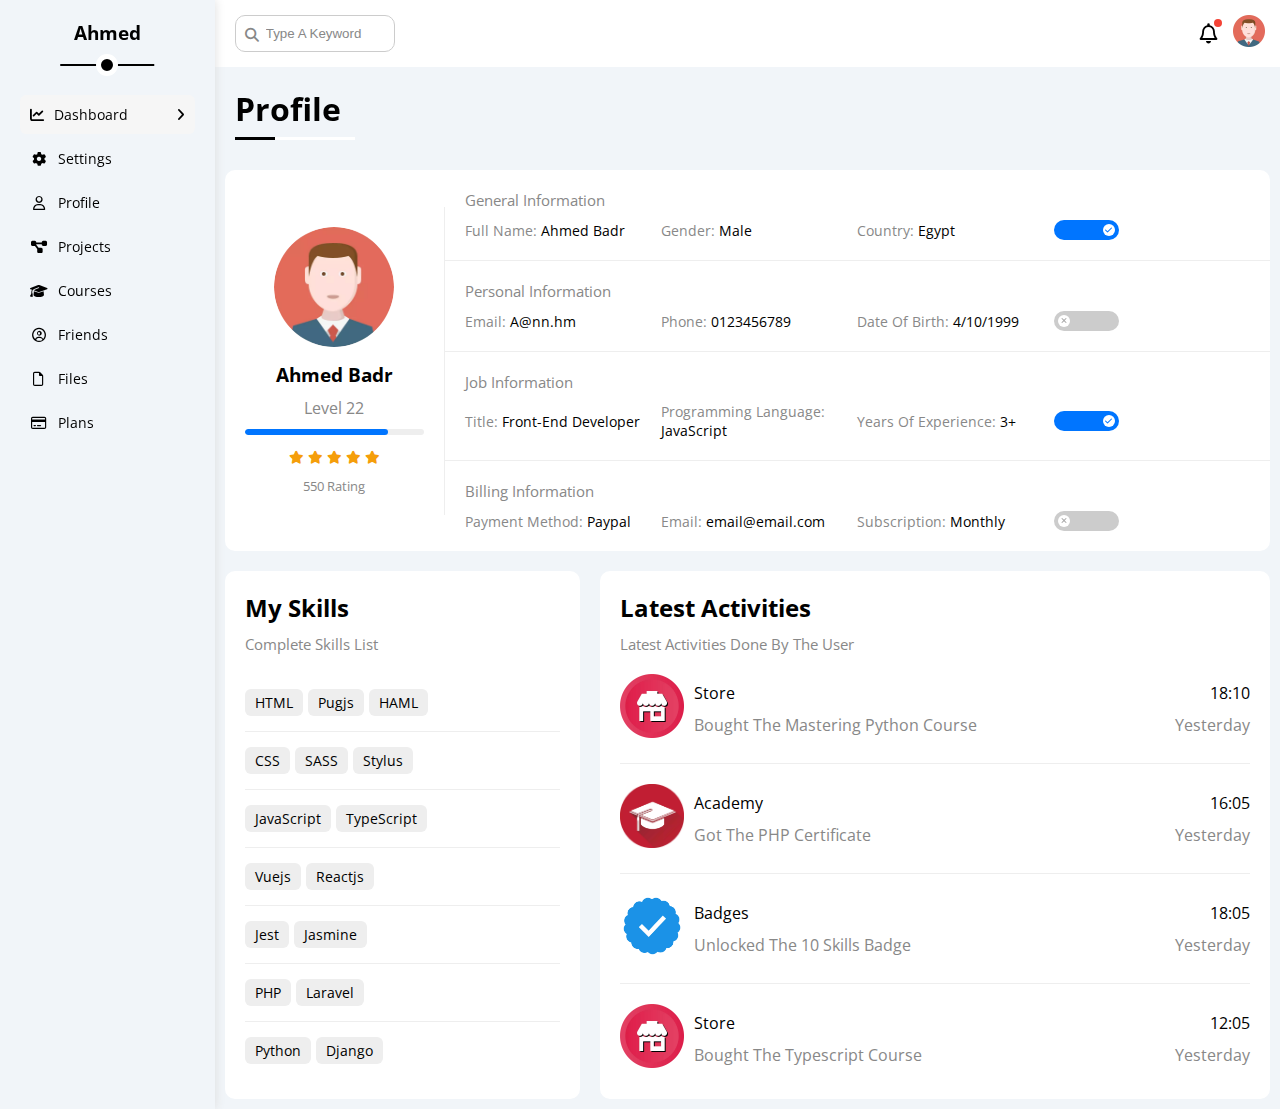
<file: profile.html>
<!DOCTYPE html>
<html lang="en">

<head>
    <meta charset="UTF-8" />
    <meta http-equiv="X-UA-Compatible" content="IE=edge" />
    <meta name="viewport" content="width=device-width, initial-scale=1.0" />
    <meta name="description" content="The Fourth Template With HTML & CSS">
    <title>Profile</title>
    <link rel="stylesheet" href="https://cdnjs.cloudflare.com/ajax/libs/font-awesome/6.5.1/css/all.min.css">
    <link rel="stylesheet" href="css/framework.min.css">
    <link rel="stylesheet" href="css/main.min.css">
    <link rel="preconnect" href="https://fonts.googleapis.com">
    <link rel="preconnect" href="https://fonts.gstatic.com" crossorigin>
    <link href="https://fonts.googleapis.com/css2?family=Open+Sans:wght@300;500&display=swap" rel="stylesheet">
</head>

<body>
    <div class="page d-flex">
        <aside class="section-padding p-relative">
          <div class="sticky">
              <h3 class="mt-0 p-relative txt-c">Ahmed</h3>
              <ul>
                  <li>
                      <a class="active d-flex gap-10 align-center fs-14 c-black rad-6 p-10 mb-5" href="index.html">
                          <i class="fa-solid fa-chart-line "></i>
                          <span>Dashboard</span>
                          <i class="fa-solid fa-angle-right right-angle"></i>
                      </a>
                  </li>
                  <li>
                      <a class="d-flex gap-10 align-center fs-14 c-black rad-6 p-10 mb-5" href="settings.html">
                          <i class="fa-solid fa-gear fa-fw "></i>
                          <span>Settings</span>
                      </a>
                  </li>
                  <li>
                      <a class="d-flex gap-10 align-center fs-14 c-black rad-6 p-10 mb-5" href="profile.html">
                          <i class="fa-regular fa-user fa-fw "></i>
                          <span>Profile</span>
                      </a>
                  </li>
                  <li>
                      <a class="d-flex gap-10 align-center fs-14 c-black rad-6 p-10 mb-5" href="projects.html">
                          <i class="fa-solid fa-diagram-project fa-fw "></i>
                          <span>Projects</span>
                      </a>
                  </li>
                  <li>
                      <a class="d-flex gap-10 align-center fs-14 c-black rad-6 p-10 mb-5" href="courses.html">
                          <i class="fa-solid fa-graduation-cap fa-fw "></i>
                          <span>Courses</span>
                      </a>
                  </li>
                  <li>
                      <a class="d-flex gap-10 align-center fs-14 c-black rad-6 p-10 mb-5" href="friends.html">
                          <i class="fa-regular fa-circle-user fa-fw "></i>
                          <span>Friends</span>
                      </a>
                  </li>
                  <li>
                      <a class="d-flex gap-10 align-center fs-14 c-black rad-6 p-10 mb-5" href="files.html">
                          <i class="fa-regular fa-file fa-fw "></i>
                          <span>Files</span>
                      </a>
                  </li>
                  <li>
                      <a class="d-flex gap-10 align-center fs-14 c-black rad-6 p-10 mb-5" href="plans.html">
                          <i class="fa-regular fa-credit-card fa-fw "></i>
                          <span>Plans</span>
                      </a>
                  </li>
              </ul>
          </div>
        </aside>
        <div class="content w-full">
            <header class="between-flex bg-white p-15">
                <div class="search p-relative">
                    <input class="rad-10 p-10 pl-30 ml-5" type="search" placeholder="Type A Keyword" autocomplete="off"
                        name="search">
                </div>
                <div class="icons center-flex">
                    <span class="notification p-relative">
                        <i class="fa-regular fa-bell fa-lg"></i>
                    </span>
                    <picture>
                        <source srcset="imgs/avatar.webp" type="image/webp">
                        <source srcset="imgs/avatar.png" type="image/png">
                        <img class="ml-15" src="imgs/avatar.png" alt="avatar">
                    </picture>
                </div>
            </header>
            <main>
                <h1 class="main-title p-relative m-20">Profile</h1>
                <section class="profile-page m-5">
                    <article class="overview bg-white rad-10 d-flex align-center">
                        <div class="avatar txt-c section-padding">
                            <picture>
                                <source srcset="imgs/avatar.webp" type="image/webp">
                                <source srcset="imgs/avatar.png" type="image/png">
                                <img class="rad-half" src="imgs/avatar.png" alt="avatar">
                            </picture>
                            <h3 class="m-0 mt-10">Ahmed Badr</h3>
                            <p class="c-grey mb-10 mt-10">Level 22</p>
                            <div class="level bg-eee rad-6 p-relative">
                                <span class="bg-blue rad-6 h-full" style="width: 80%;"></span>
                            </div>
                            <div class="rating mt-10 mb-10">
                                <i class="fa-solid fa-star c-orange fs-13"></i>
                                <i class="fa-solid fa-star c-orange fs-13"></i>
                                <i class="fa-solid fa-star c-orange fs-13"></i>
                                <i class="fa-solid fa-star c-orange fs-13"></i>
                                <i class="fa-solid fa-star c-orange fs-13"></i>
                            </div>
                            <p class="c-grey fs-13 m-0">550 Rating</p>
                        </div>
                        <div class="info-box w-full txt-c-mobile">
                            <div class="box section-padding center-flex">
                                <h4 class="c-grey fs-15 m-0 w-full">General Information</h4>
                                <div class="fs-14 pt-10 f-grow">
                                    <span class="c-grey">Full Name:</span>
                                    <span>Ahmed Badr</span>
                                </div>
                                <div class="fs-14 pt-10 f-grow">
                                    <span class="c-grey">Gender:</span>
                                    <span>Male</span>
                                </div>
                                <div class="fs-14 pt-10 f-grow">
                                    <span class="c-grey">Country:</span>
                                    <span>Egypt</span>
                                </div>
                                <div class="fs-14 pt-10 f-grow">
                                    <label>
                                        <input class="toggle-checkbox" type="checkbox" checked />
                                        <div class="toggle-switch"></div>
                                    </label>
                                </div>
                            </div>
                            <div class="box section-padding between-flex">
                                <h4 class="c-grey fs-15 m-0 w-full">Personal Information</h4>
                                <div class="fs-14 pt-10 f-grow">
                                    <span class="c-grey">Email:</span>
                                    <span>A@nn.hm</span>
                                </div>
                                <div class="fs-14 pt-10 f-grow">
                                    <span class="c-grey">Phone:</span>
                                    <span>0123456789</span>
                                </div>
                                <div class="fs-14 pt-10 f-grow">
                                    <span class="c-grey">Date Of Birth:</span>
                                    <span>4/10/1999</span>
                                </div>
                                <div class="fs-14 pt-10 f-grow">
                                    <label>
                                        <input class="toggle-checkbox" type="checkbox" />
                                        <div class="toggle-switch"></div>
                                    </label>
                                </div>
                            </div>
                            <div class="box section-padding center-flex">
                                <h4 class="c-grey fs-15 m-0 w-full">Job Information</h4>
                                <div class="fs-14 pt-10 f-grow">
                                    <span class="c-grey">Title:</span>
                                    <span>Front-End Developer</span>
                                </div>
                                <div class="fs-14 pt-10 f-grow">
                                    <span class="c-grey">Programming Language:</span>
                                    <span>JavaScript</span>
                                </div>
                                <div class="fs-14 pt-10 f-grow">
                                    <span class="c-grey">Years Of Experience:</span>
                                    <span>3+</span>
                                </div>
                                <div class="fs-14 pt-10 f-grow">
                                    <label>
                                        <input class="toggle-checkbox" type="checkbox" checked />
                                        <div class="toggle-switch"></div>
                                    </label>
                                </div>
                            </div>
                            <div class="box section-padding center-flex">
                                <h4 class="c-grey fs-15 m-0 w-full">Billing Information</h4>
                                <div class="fs-14 pt-10 f-grow">
                                    <span class="c-grey">Payment Method:</span>
                                    <span>Paypal</span>
                                </div>
                                <div class="fs-14 pt-10 f-grow">
                                    <span class="c-grey">Email:</span>
                                    <span>email@email.com</span>
                                </div>
                                <div class="fs-14 pt-10 f-grow">
                                    <span class="c-grey">Subscription:</span>
                                    <span>Monthly</span>
                                </div>
                                <div class="fs-14 pt-10 f-grow">
                                    <label>
                                        <input class="toggle-checkbox" type="checkbox" />
                                        <div class="toggle-switch"></div>
                                    </label>
                                </div>
                            </div>
                        </div>
                    </article>
                    <div class="other-data d-flex gap-20 mt-20">
                        <article class="skills bg-white section-padding rad-10 f-grow">
                            <h2 class="m-0">My Skills</h2>
                            <p class="c-grey mt-10 mb-20 fs-15">Complete Skills List</p>
                            <ul class="m-0">
                                <li><span>HTML</span><span>Pugjs</span><span>HAML</span></li>
                                <li><span>CSS</span><span>SASS</span><span>Stylus</span></li>
                                <li><span>JavaScript</span><span>TypeScript</span></li>
                                <li><span>Vuejs</span><span>Reactjs</span></li>
                                <li><span>Jest</span><span>Jasmine</span></li>
                                <li><span>PHP</span><span>Laravel</span></li>
                                <li><span>Python</span><span>Django</span></li>
                            </ul>
                        </article>
                        <article class="activities bg-white section-padding rad-10 ">
                            <h2 class="m-0">Latest Activities</h2>
                            <p class="c-grey mt-10 mb-20 fs-15">Latest Activities Done By The User</p>
                            <div class="activity between-flex gap-10 pb-20 mb-20 txt-c-mobile">
                                <picture>
                                    <source srcset="imgs/activity-01.webp" type="image/webp">
                                    <source srcset="imgs/activity-01.png" type="image/png">
                                    <img src="imgs/activity-01.png" alt="activity-01">
                                </picture>
                                <div class="info f-grow">
                                    <span class="d-block mb-10">Store</span>
                                    <span class="c-grey">Bought The Mastering Python Course</span>
                                </div>
                                <div class="date">
                                    <span class="d-block mb-10">18:10</span>
                                    <span class="c-grey">Yesterday</span>
                                </div>
                            </div>
                            <div class="activity between-flex gap-10 pb-20 mb-20 txt-c-mobile">
                                <picture>
                                    <source srcset="imgs/activity-02.webp" type="image/webp">
                                    <source srcset="imgs/activity-02.png" type="image/png">
                                    <img src="imgs/activity-02.png" alt="activity-02">
                                </picture>
                                <div class="info f-grow">
                                    <span class="d-block mb-10">Academy</span>
                                    <span class="c-grey">Got The PHP Certificate</span>
                                </div>
                                <div class="date">
                                    <span class="d-block mb-10">16:05</span>
                                    <span class="c-grey">Yesterday</span>
                                </div>
                            </div>
                            <div class="activity between-flex gap-10 pb-20 mb-20 txt-c-mobile">
                                <picture>
                                    <source srcset="imgs/activity-03.webp" type="image/webp">
                                    <source srcset="imgs/activity-03.png" type="image/png">
                                    <img src="imgs/activity-03.png" alt="activity-03">
                                </picture>
                                <div class="info f-grow">
                                    <span class="d-block mb-10">Badges</span>
                                    <span class="c-grey">Unlocked The 10 Skills Badge</span>
                                </div>
                                <div class="date">
                                    <span class="d-block mb-10">18:05</span>
                                    <span class="c-grey">Yesterday</span>
                                </div>
                            </div>
                            <div class="activity between-flex gap-10 txt-c-mobile">
                                <picture>
                                    <source srcset="imgs/activity-01.webp" type="image/webp">
                                    <source srcset="imgs/activity-01.png" type="image/png">
                                    <img src="imgs/activity-01.png" alt="activity-01">
                                </picture>
                                <div class="info f-grow">
                                    <span class="d-block mb-10">Store</span>
                                    <span class="c-grey">Bought The Typescript Course</span>
                                </div>
                                <div class="date">
                                    <span class="d-block mb-10">12:05</span>
                                    <span class="c-grey">Yesterday</span>
                                </div>
                            </div>
                        </article>
                    </div>
                </section>
            </main>
        </div>
    </div>
</body>

</html>
</file>
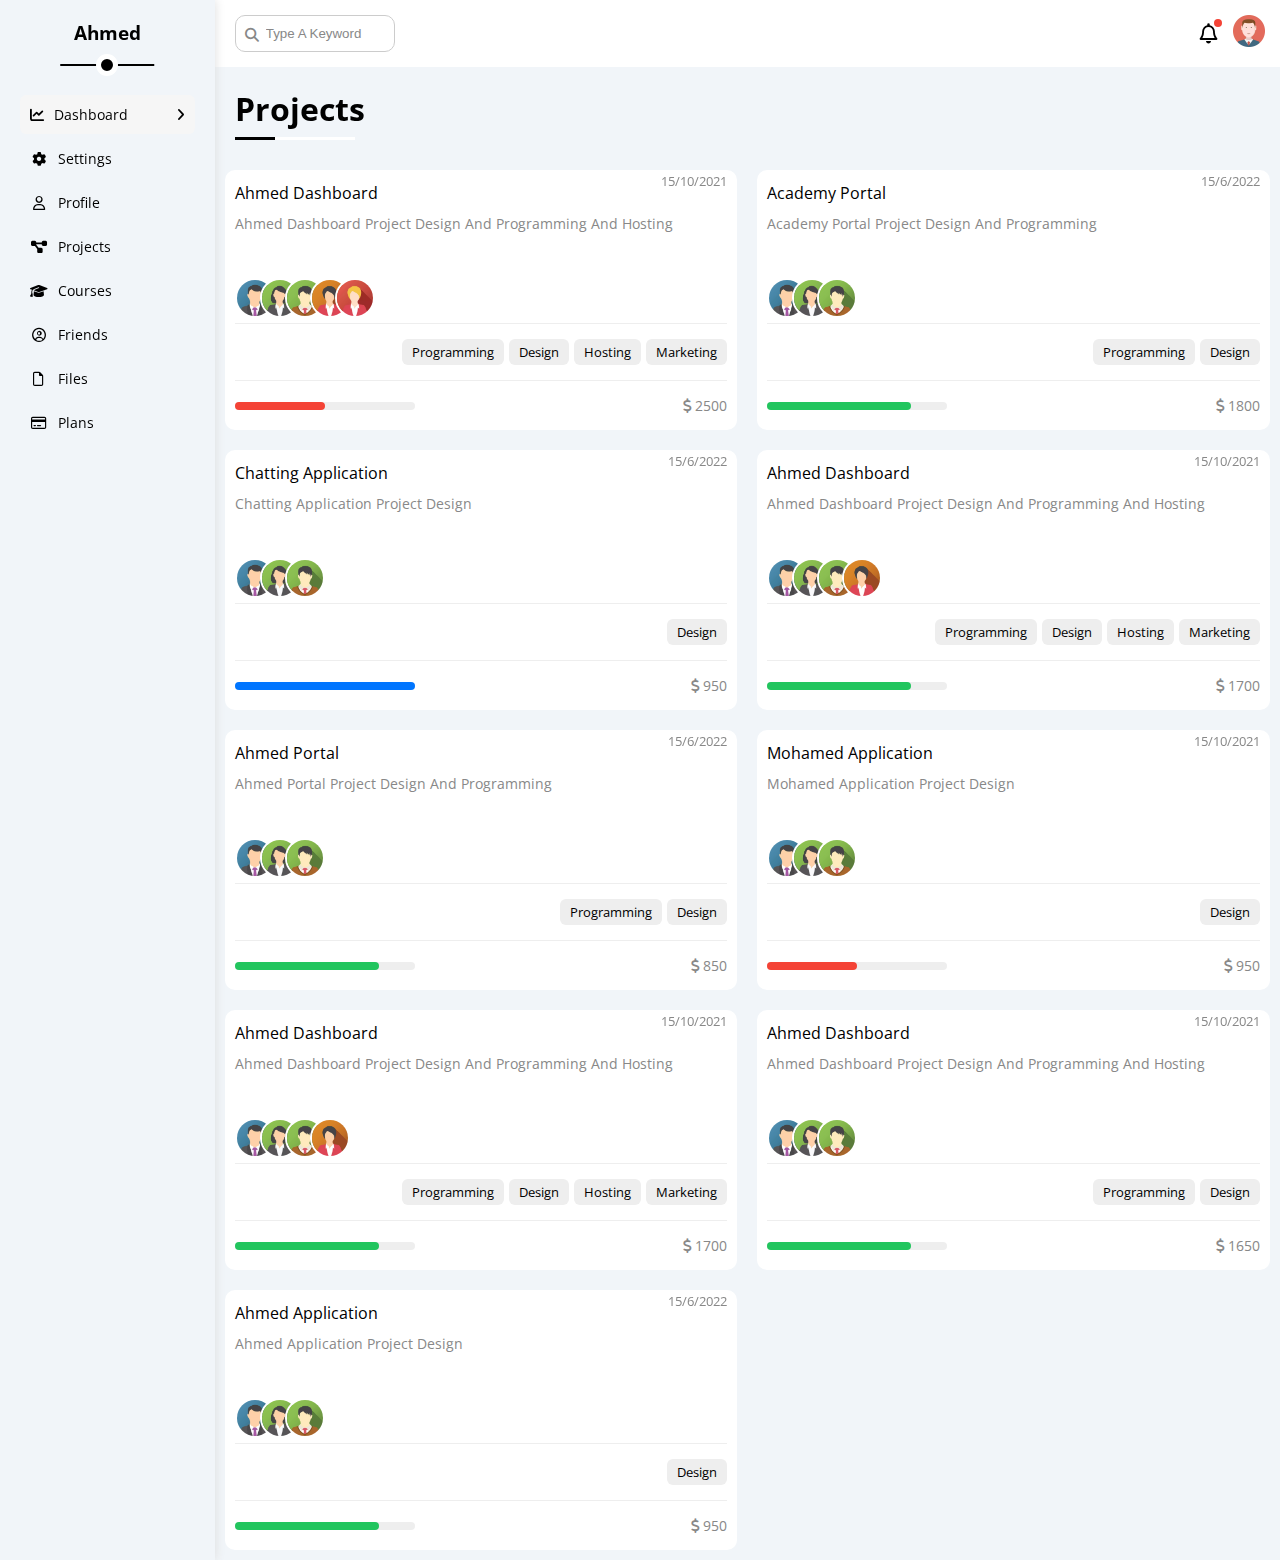
<file: projects.html>
<!DOCTYPE html>
<html lang="en">

<head>
    <meta charset="UTF-8" />
    <meta http-equiv="X-UA-Compatible" content="IE=edge" />
    <meta name="viewport" content="width=device-width, initial-scale=1.0" />
    <meta name="description" content="The Fourth Template With HTML & CSS">
    <title>Projects</title>
    <link rel="stylesheet" href="https://cdnjs.cloudflare.com/ajax/libs/font-awesome/6.5.1/css/all.min.css">
    <link rel="stylesheet" href="css/framework.min.css">
    <link rel="stylesheet" href="css/main.min.css">
    <link rel="preconnect" href="https://fonts.googleapis.com">
    <link rel="preconnect" href="https://fonts.gstatic.com" crossorigin>
    <link href="https://fonts.googleapis.com/css2?family=Open+Sans:wght@300;500&display=swap" rel="stylesheet">
</head>

<body>
    <div class="page d-flex">
        <aside class="section-padding p-relative">
          <div class="sticky">
              <h3 class="mt-0 p-relative txt-c">Ahmed</h3>
              <ul>
                  <li>
                      <a class="active d-flex gap-10 align-center fs-14 c-black rad-6 p-10 mb-5" href="index.html">
                          <i class="fa-solid fa-chart-line "></i>
                          <span>Dashboard</span>
                          <i class="fa-solid fa-angle-right right-angle"></i>
                      </a>
                  </li>
                  <li>
                      <a class="d-flex gap-10 align-center fs-14 c-black rad-6 p-10 mb-5" href="settings.html">
                          <i class="fa-solid fa-gear fa-fw "></i>
                          <span>Settings</span>
                      </a>
                  </li>
                  <li>
                      <a class="d-flex gap-10 align-center fs-14 c-black rad-6 p-10 mb-5" href="profile.html">
                          <i class="fa-regular fa-user fa-fw "></i>
                          <span>Profile</span>
                      </a>
                  </li>
                  <li>
                      <a class="d-flex gap-10 align-center fs-14 c-black rad-6 p-10 mb-5" href="projects.html">
                          <i class="fa-solid fa-diagram-project fa-fw "></i>
                          <span>Projects</span>
                      </a>
                  </li>
                  <li>
                      <a class="d-flex gap-10 align-center fs-14 c-black rad-6 p-10 mb-5" href="courses.html">
                          <i class="fa-solid fa-graduation-cap fa-fw "></i>
                          <span>Courses</span>
                      </a>
                  </li>
                  <li>
                      <a class="d-flex gap-10 align-center fs-14 c-black rad-6 p-10 mb-5" href="friends.html">
                          <i class="fa-regular fa-circle-user fa-fw "></i>
                          <span>Friends</span>
                      </a>
                  </li>
                  <li>
                      <a class="d-flex gap-10 align-center fs-14 c-black rad-6 p-10 mb-5" href="files.html">
                          <i class="fa-regular fa-file fa-fw "></i>
                          <span>Files</span>
                      </a>
                  </li>
                  <li>
                      <a class="d-flex gap-10 align-center fs-14 c-black rad-6 p-10 mb-5" href="plans.html">
                          <i class="fa-regular fa-credit-card fa-fw "></i>
                          <span>Plans</span>
                      </a>
                  </li>
              </ul>
          </div>
        </aside>
        <div class="content w-full">
            <header class="between-flex bg-white header-padding">
                <div class="search p-relative">
                    <input class="rad-10 p-10 pl-30 ml-5" type="search" placeholder="Type A Keyword" autocomplete="off"
                        name="search">
                </div>
                <div class="icons center-flex">
                    <span class="notification p-relative">
                        <i class="fa-regular fa-bell fa-lg"></i>
                    </span>
                    <picture>
                        <source srcset="imgs/avatar.webp" type="image/webp">
                        <source srcset="imgs/avatar.png" type="image/png">
                        <img class="ml-15" src="imgs/avatar.png" alt="avatar">
                    </picture>
                </div>
            </header>
            <main>
                <h1 class="main-title p-relative m-20">Projects</h1>
                <section class="projects-page  d-grid-min-col-200-mobile d-grid-min-col-450 m-5">
                    <article class="project bg-white p-10 rad-10 p-relative">
                        <span class="date c-grey fs-13 p-absolute">15/10/2021</span>
                        <h4 class="m-0">Ahmed Dashboard</h4>
                        <p class="c-grey mt-10 fs-14 mb-10">Ahmed Dashboard Project Design And Programming And Hosting</p>
                        <div class="team p-relative">
                            <a href="#">
                                <picture>
                                    <source srcset="imgs/team-01.webp" type="image/webp">
                                    <source srcset="imgs/team-01.png" type="image/png">
                                    <img src="imgs/team-01.png" alt="Team-01">
                                </picture>
                            </a>
                            <a href="#">
                                <picture>
                                    <source srcset="imgs/team-02.webp" type="image/webp">
                                    <source srcset="imgs/team-02.png" type="image/png">
                                    <img src="imgs/team-02.png" alt="Team-02">
                                </picture>
                            </a>
                            <a href="#">
                                <picture>
                                    <source srcset="imgs/team-03.webp" type="image/webp">
                                    <source srcset="imgs/team-03.png" type="image/png">
                                    <img src="imgs/team-03.png" alt="Team-03">
                                </picture>
                            </a>
                            <a href="#">
                                <picture>
                                    <source srcset="imgs/team-04.webp" type="image/webp">
                                    <source srcset="imgs/team-04.png" type="image/png">
                                    <img src="imgs/team-04.png" alt="Team-04">
                                </picture>
                            </a>
                            <a href="#">
                                <picture>
                                    <source srcset="imgs/team-05.webp" type="image/webp">
                                    <source srcset="imgs/team-05.png" type="image/png">
                                    <img src="imgs/team-05.png" alt="Team-05">
                                </picture>
                            </a>
                        </div>
                        <div class="do d-flex gap-5 pt-15 pb-15">
                            <span class="fs-13 btn-shape bg-eee">Programming</span>
                            <span class="fs-13 btn-shape bg-eee">Design</span>
                            <span class="fs-13 btn-shape bg-eee">Hosting</span>
                            <span class="fs-13 btn-shape bg-eee">Marketing</span>
                        </div>
                        <div class="info between-flex gap-15 pt-15 mb-5">
                            <div class="progress bg-eee rad-6 p-relative">
                                <span class="bg-red p-absolute h-full rad-6" style="width: 50%;"></span>
                            </div>
                            <div class="c-grey fs-14">
                                <i class="fa-solid fa-dollar-sign"></i>
                                2500
                            </div>
                        </div>
                    </article>
                    <article class="project bg-white p-10 rad-10 p-relative">
                        <span class="date c-grey fs-13 p-absolute">15/6/2022</span>
                        <h4 class="m-0">Academy Portal</h4>
                        <p class="c-grey mt-10 fs-14 mb-10">Academy Portal Project Design And Programming</p>
                        <div class="team p-relative">
                            <a href="#">
                                <picture>
                                    <source srcset="imgs/team-01.webp" type="image/webp">
                                    <source srcset="imgs/team-01.png" type="image/png">
                                    <img src="imgs/team-01.png" alt="Team-01">
                                </picture>
                            </a>
                            <a href="#">
                                <picture>
                                    <source srcset="imgs/team-02.webp" type="image/webp">
                                    <source srcset="imgs/team-02.png" type="image/png">
                                    <img src="imgs/team-02.png" alt="Team-02">
                                </picture>
                            </a>
                            <a href="#">
                                <picture>
                                    <source srcset="imgs/team-03.webp" type="image/webp">
                                    <source srcset="imgs/team-03.png" type="image/png">
                                    <img src="imgs/team-03.png" alt="Team-03">
                                </picture>
                            </a>
                        </div>
                        <div class="do d-flex gap-5 pt-15 pb-15">
                            <span class="fs-13 btn-shape bg-eee">Programming</span>
                            <span class="fs-13 btn-shape bg-eee">Design</span>
                        </div>
                        <div class="info between-flex gap-15 pt-15 mb-5">
                            <div class="progress bg-eee rad-6 p-relative">
                                <span class="bg-green p-absolute h-full rad-6" style="width: 80%;"></span>
                            </div>
                            <div class="c-grey fs-14">
                                <i class="fa-solid fa-dollar-sign"></i>
                                1800
                            </div>
                        </div>
                    </article>
                    <article class="project bg-white p-10 rad-10 p-relative">
                        <span class="date c-grey fs-13 p-absolute">15/6/2022</span>
                        <h4 class="m-0">Chatting Application</h4>
                        <p class="c-grey mt-10 fs-14 mb-10">Chatting Application Project Design</p>
                        <div class="team p-relative">
                            <a href="#">
                                <picture>
                                    <source srcset="imgs/team-01.webp" type="image/webp">
                                    <source srcset="imgs/team-01.png" type="image/png">
                                    <img src="imgs/team-01.png" alt="Team-01">
                                </picture>
                            </a>
                            <a href="#">
                                <picture>
                                    <source srcset="imgs/team-02.webp" type="image/webp">
                                    <source srcset="imgs/team-02.png" type="image/png">
                                    <img src="imgs/team-02.png" alt="Team-02">
                                </picture>
                            </a>
                            <a href="#">
                                <picture>
                                    <source srcset="imgs/team-03.webp" type="image/webp">
                                    <source srcset="imgs/team-03.png" type="image/png">
                                    <img src="imgs/team-03.png" alt="Team-03">
                                </picture>
                            </a>
                        </div>
                        <div class="do d-flex gap-5 pt-15 pb-15">
                            <span class="fs-13 btn-shape bg-eee">Design</span>
                        </div>
                        <div class="info between-flex gap-15 pt-15 mb-5">
                            <div class="progress bg-eee rad-6 p-relative">
                                <span class="bg-blue p-absolute h-full rad-6" style="width: 100%;"></span>
                            </div>
                            <div class="c-grey fs-14">
                                <i class="fa-solid fa-dollar-sign"></i>
                                950
                            </div>
                        </div>
                    </article>
                    <article class="project bg-white p-10 rad-10 p-relative">
                        <span class="date c-grey fs-13 p-absolute">15/10/2021</span>
                        <h4 class="m-0">Ahmed Dashboard</h4>
                        <p class="c-grey mt-10 fs-14 mb-10">Ahmed Dashboard Project Design And Programming And Hosting</p>
                        <div class="team p-relative">
                            <a href="#">
                                <picture>
                                    <source srcset="imgs/team-01.webp" type="image/webp">
                                    <source srcset="imgs/team-01.png" type="image/png">
                                    <img src="imgs/team-01.png" alt="Team-01">
                                </picture>
                            </a>
                            <a href="#">
                                <picture>
                                    <source srcset="imgs/team-02.webp" type="image/webp">
                                    <source srcset="imgs/team-02.png" type="image/png">
                                    <img src="imgs/team-02.png" alt="Team-02">
                                </picture>
                            </a>
                            <a href="#">
                                <picture>
                                    <source srcset="imgs/team-03.webp" type="image/webp">
                                    <source srcset="imgs/team-03.png" type="image/png">
                                    <img src="imgs/team-03.png" alt="Team-03">
                                </picture>
                            </a>
                            <a href="#">
                                <picture>
                                    <source srcset="imgs/team-04.webp" type="image/webp">
                                    <source srcset="imgs/team-04.png" type="image/png">
                                    <img src="imgs/team-04.png" alt="Team-04">
                                </picture>
                            </a>
                        </div>
                        <div class="do d-flex gap-5 pt-15 pb-15">
                            <span class="fs-13 btn-shape bg-eee">Programming</span>
                            <span class="fs-13 btn-shape bg-eee">Design</span>
                            <span class="fs-13 btn-shape bg-eee">Hosting</span>
                            <span class="fs-13 btn-shape bg-eee">Marketing</span>
                        </div>
                        <div class="info between-flex gap-15 pt-15 mb-5">
                            <div class="progress bg-eee rad-6 p-relative">
                                <span class="bg-green p-absolute h-full rad-6" style="width: 80%;"></span>
                            </div>
                            <div class="c-grey fs-14">
                                <i class="fa-solid fa-dollar-sign"></i>
                                1700
                            </div>
                        </div>
                    </article>
                    <article class="project bg-white p-10 rad-10 p-relative">
                        <span class="date c-grey fs-13 p-absolute">15/6/2022</span>
                        <h4 class="m-0">Ahmed Portal</h4>
                        <p class="c-grey mt-10 fs-14 mb-10">Ahmed Portal Project Design And Programming</p>
                        <div class="team p-relative">
                            <a href="#">
                                <picture>
                                    <source srcset="imgs/team-01.webp" type="image/webp">
                                    <source srcset="imgs/team-01.png" type="image/png">
                                    <img src="imgs/team-01.png" alt="Team-01">
                                </picture>
                            </a>
                            <a href="#">
                                <picture>
                                    <source srcset="imgs/team-02.webp" type="image/webp">
                                    <source srcset="imgs/team-02.png" type="image/png">
                                    <img src="imgs/team-02.png" alt="Team-02">
                                </picture>
                            </a>
                            <a href="#">
                                <picture>
                                    <source srcset="imgs/team-03.webp" type="image/webp">
                                    <source srcset="imgs/team-03.png" type="image/png">
                                    <img src="imgs/team-03.png" alt="Team-03">
                                </picture>
                            </a>
                        </div>
                        <div class="do d-flex gap-5 pt-15 pb-15">
                            <span class="fs-13 btn-shape bg-eee">Programming</span>
                            <span class="fs-13 btn-shape bg-eee">Design</span>
                        </div>
                        <div class="info between-flex gap-15 pt-15 mb-5">
                            <div class="progress bg-eee rad-6 p-relative">
                                <span class="bg-green p-absolute h-full rad-6" style="width: 80%;"></span>
                            </div>
                            <div class="c-grey fs-14">
                                <i class="fa-solid fa-dollar-sign"></i>
                                850
                            </div>
                        </div>
                    </article>
                    <article class="project bg-white p-10 rad-10 p-relative">
                        <span class="date c-grey fs-13 p-absolute">15/10/2021</span>
                        <h4 class="m-0">Mohamed Application</h4>
                        <p class="c-grey mt-10 fs-14 mb-10">Mohamed Application Project Design</p>
                        <div class="team p-relative">
                            <a href="#">
                                <picture>
                                    <source srcset="imgs/team-01.webp" type="image/webp">
                                    <source srcset="imgs/team-01.png" type="image/png">
                                    <img src="imgs/team-01.png" alt="Team-01">
                                </picture>
                            </a>
                            <a href="#">
                                <picture>
                                    <source srcset="imgs/team-02.webp" type="image/webp">
                                    <source srcset="imgs/team-02.png" type="image/png">
                                    <img src="imgs/team-02.png" alt="Team-02">
                                </picture>
                            </a>
                            <a href="#">
                                <picture>
                                    <source srcset="imgs/team-03.webp" type="image/webp">
                                    <source srcset="imgs/team-03.png" type="image/png">
                                    <img src="imgs/team-03.png" alt="Team-03">
                                </picture>
                            </a>
                        </div>
                        <div class="do d-flex gap-5 pt-15 pb-15">
                            <span class="fs-13 btn-shape bg-eee">Design</span>
                        </div>
                        <div class="info between-flex gap-15 pt-15 mb-5">
                            <div class="progress bg-eee rad-6 p-relative">
                                <span class="bg-red p-absolute h-full rad-6" style="width: 50%;"></span>
                            </div>
                            <div class="c-grey fs-14">
                                <i class="fa-solid fa-dollar-sign"></i>
                                950
                            </div>
                        </div>
                    </article>
                    <article class="project bg-white p-10 rad-10 p-relative">
                        <span class="date c-grey fs-13 p-absolute">15/10/2021</span>
                        <h4 class="m-0">Ahmed Dashboard</h4>
                        <p class="c-grey mt-10 fs-14 mb-10">Ahmed Dashboard Project Design And Programming And Hosting</p>
                        <div class="team p-relative">
                            <a href="#">
                                <picture>
                                    <source srcset="imgs/team-01.webp" type="image/webp">
                                    <source srcset="imgs/team-01.png" type="image/png">
                                    <img src="imgs/team-01.png" alt="Team-01">
                                </picture>
                            </a>
                            <a href="#">
                                <picture>
                                    <source srcset="imgs/team-02.webp" type="image/webp">
                                    <source srcset="imgs/team-02.png" type="image/png">
                                    <img src="imgs/team-02.png" alt="Team-02">
                                </picture>
                            </a>
                            <a href="#">
                                <picture>
                                    <source srcset="imgs/team-03.webp" type="image/webp">
                                    <source srcset="imgs/team-03.png" type="image/png">
                                    <img src="imgs/team-03.png" alt="Team-03">
                                </picture>
                            </a>
                            <a href="#">
                                <picture>
                                    <source srcset="imgs/team-04.webp" type="image/webp">
                                    <source srcset="imgs/team-04.png" type="image/png">
                                    <img src="imgs/team-04.png" alt="Team-04">
                                </picture>
                            </a>
                        </div>
                        <div class="do d-flex gap-5 pt-15 pb-15">
                            <span class="fs-13 btn-shape bg-eee">Programming</span>
                            <span class="fs-13 btn-shape bg-eee">Design</span>
                            <span class="fs-13 btn-shape bg-eee">Hosting</span>
                            <span class="fs-13 btn-shape bg-eee">Marketing</span>
                        </div>
                        <div class="info between-flex gap-15 pt-15 mb-5">
                            <div class="progress bg-eee rad-6 p-relative">
                                <span class="bg-green p-absolute h-full rad-6" style="width: 80%;"></span>
                            </div>
                            <div class="c-grey fs-14">
                                <i class="fa-solid fa-dollar-sign"></i>
                                1700
                            </div>
                        </div>
                    </article>
                    <article class="project bg-white p-10 rad-10 p-relative">
                        <span class="date c-grey fs-13 p-absolute">15/10/2021</span>
                        <h4 class="m-0">Ahmed Dashboard</h4>
                        <p class="c-grey mt-10 fs-14 mb-10">Ahmed Dashboard Project Design And Programming And Hosting</p>
                        <div class="team p-relative">
                            <a href="#">
                                <picture>
                                    <source srcset="imgs/team-01.webp" type="image/webp">
                                    <source srcset="imgs/team-01.png" type="image/png">
                                    <img src="imgs/team-01.png" alt="Team-01">
                                </picture>
                            </a>
                            <a href="#">
                                <picture>
                                    <source srcset="imgs/team-02.webp" type="image/webp">
                                    <source srcset="imgs/team-02.png" type="image/png">
                                    <img src="imgs/team-02.png" alt="Team-02">
                                </picture>
                            </a>
                            <a href="#">
                                <picture>
                                    <source srcset="imgs/team-03.webp" type="image/webp">
                                    <source srcset="imgs/team-03.png" type="image/png">
                                    <img src="imgs/team-03.png" alt="Team-03">
                                </picture>
                            </a>
                        </div>
                        <div class="do d-flex gap-5 pt-15 pb-15">
                            <span class="fs-13 btn-shape bg-eee">Programming</span>
                            <span class="fs-13 btn-shape bg-eee">Design</span>
                        </div>
                        <div class="info between-flex gap-15 pt-15 mb-5">
                            <div class="progress bg-eee rad-6 p-relative">
                                <span class="bg-green p-absolute h-full rad-6" style="width: 80%;"></span>
                            </div>
                            <div class="c-grey fs-14">
                                <i class="fa-solid fa-dollar-sign"></i>
                                1650
                            </div>
                        </div>
                    </article>
                    <article class="project bg-white p-10 rad-10 p-relative">
                        <span class="date c-grey fs-13 p-absolute">15/6/2022</span>
                        <h4 class="m-0">Ahmed Application</h4>
                        <p class="c-grey mt-10 fs-14 mb-10">Ahmed Application Project Design</p>
                        <div class="team p-relative">
                            <a href="#">
                                <picture>
                                    <source srcset="imgs/team-01.webp" type="image/webp">
                                    <source srcset="imgs/team-01.png" type="image/png">
                                    <img src="imgs/team-01.png" alt="Team-01">
                                </picture>
                            </a>
                            <a href="#">
                                <picture>
                                    <source srcset="imgs/team-02.webp" type="image/webp">
                                    <source srcset="imgs/team-02.png" type="image/png">
                                    <img src="imgs/team-02.png" alt="Team-02">
                                </picture>
                            </a>
                            <a href="#">
                                <picture>
                                    <source srcset="imgs/team-03.webp" type="image/webp">
                                    <source srcset="imgs/team-03.png" type="image/png">
                                    <img src="imgs/team-03.png" alt="Team-03">
                                </picture>
                            </a>
                        </div>
                        <div class="do d-flex gap-5 pt-15 pb-15">
                            <span class="fs-13 btn-shape bg-eee">Design</span>
                        </div>
                        <div class="info between-flex gap-15 pt-15 mb-5">
                            <div class="progress bg-eee rad-6 p-relative">
                                <span class="bg-green p-absolute h-full rad-6" style="width: 80%;"></span>
                            </div>
                            <div class="c-grey fs-14">
                                <i class="fa-solid fa-dollar-sign"></i>
                                950
                            </div>
                        </div>
                    </article>
                </section>
            </main>
        </div>
    </div>
</body>

</html>
</file>
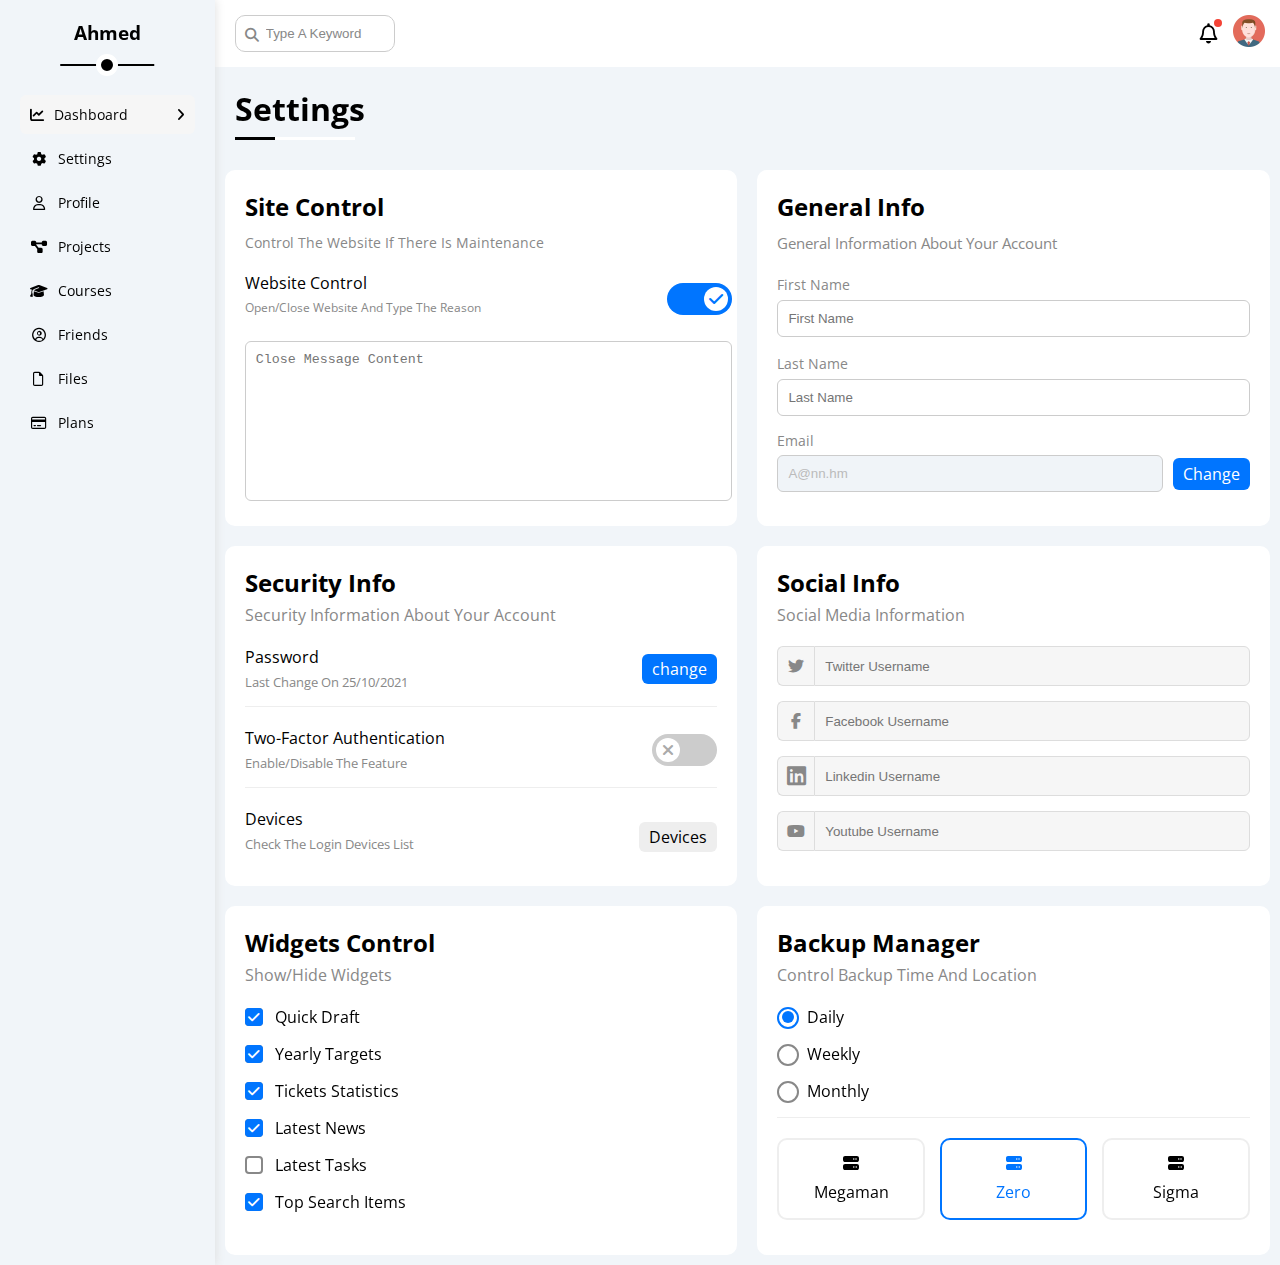
<file: settings.html>
<!DOCTYPE html>
<html lang="en">

<head>
    <meta charset="UTF-8" />
    <meta http-equiv="X-UA-Compatible" content="IE=edge" />
    <meta name="viewport" content="width=device-width, initial-scale=1.0" />
    <meta name="description" content="The Fourth Template With HTML & CSS">
    <title>Settings</title>
    <link rel="stylesheet" href="https://cdnjs.cloudflare.com/ajax/libs/font-awesome/6.5.1/css/all.min.css">
    <link rel="stylesheet" href="css/framework.min.css">
    <link rel="stylesheet" href="css/main.min.css">
    <link rel="preconnect" href="https://fonts.googleapis.com">
    <link rel="preconnect" href="https://fonts.gstatic.com" crossorigin>
    <link href="https://fonts.googleapis.com/css2?family=Open+Sans:wght@300;500&display=swap" rel="stylesheet">
</head>

<body>
    <div class="page d-flex">
        <aside class="section-padding p-relative">
          <div class="sticky">
              <h3 class="mt-0 p-relative txt-c">Ahmed</h3>
              <ul>
                  <li>
                      <a class="active d-flex gap-10 align-center fs-14 c-black rad-6 p-10 mb-5" href="index.html">
                          <i class="fa-solid fa-chart-line "></i>
                          <span>Dashboard</span>
                          <i class="fa-solid fa-angle-right right-angle"></i>
                      </a>
                  </li>
                  <li>
                      <a class="d-flex gap-10 align-center fs-14 c-black rad-6 p-10 mb-5" href="settings.html">
                          <i class="fa-solid fa-gear fa-fw "></i>
                          <span>Settings</span>
                      </a>
                  </li>
                  <li>
                      <a class="d-flex gap-10 align-center fs-14 c-black rad-6 p-10 mb-5" href="profile.html">
                          <i class="fa-regular fa-user fa-fw "></i>
                          <span>Profile</span>
                      </a>
                  </li>
                  <li>
                      <a class="d-flex gap-10 align-center fs-14 c-black rad-6 p-10 mb-5" href="projects.html">
                          <i class="fa-solid fa-diagram-project fa-fw "></i>
                          <span>Projects</span>
                      </a>
                  </li>
                  <li>
                      <a class="d-flex gap-10 align-center fs-14 c-black rad-6 p-10 mb-5" href="courses.html">
                          <i class="fa-solid fa-graduation-cap fa-fw "></i>
                          <span>Courses</span>
                      </a>
                  </li>
                  <li>
                      <a class="d-flex gap-10 align-center fs-14 c-black rad-6 p-10 mb-5" href="friends.html">
                          <i class="fa-regular fa-circle-user fa-fw "></i>
                          <span>Friends</span>
                      </a>
                  </li>
                  <li>
                      <a class="d-flex gap-10 align-center fs-14 c-black rad-6 p-10 mb-5" href="files.html">
                          <i class="fa-regular fa-file fa-fw "></i>
                          <span>Files</span>
                      </a>
                  </li>
                  <li>
                      <a class="d-flex gap-10 align-center fs-14 c-black rad-6 p-10 mb-5" href="plans.html">
                          <i class="fa-regular fa-credit-card fa-fw "></i>
                          <span>Plans</span>
                      </a>
                  </li>
              </ul>
          </div>
        </aside>
        <div class="content w-full">
            <header class="between-flex bg-white header-padding">
                <div class="search p-relative">
                    <input class="rad-10 p-10 pl-30 ml-5" type="search" placeholder="Type A Keyword" autocomplete="off"
                        name="search">
                </div>
                <div class="icons center-flex">
                    <span class="notification p-relative">
                        <i class="fa-regular fa-bell fa-lg"></i>
                    </span>
                    <picture>
                        <source srcset="imgs/avatar.webp" type="image/webp">
                        <source srcset="imgs/avatar.png" type="image/png">
                        <img class="ml-15" src="imgs/avatar.png" alt="avatar">
                    </picture>
                </div>
            </header>
            <main>
                <h1 class="main-title p-relative m-20">Settings</h1>
                <section class="settings-page m-5 d-grid-min-col-200-mobile d-grid-min-col-500">
                    <article class="site-control bg-white rad-10 section-padding">
                        <h2 class="m-0">Site Control</h2>
                        <p class="c-grey mt-10 mb-20 fs-14">Control The Website If There Is Maintenance</p>
                        <div class="mb-25 between-flex gap-5">
                            <div>
                                <span>Website Control</span>
                                <p class="c-grey m-0 mt-5 fs-12">Open/Close Website And Type The Reason</p>
                            </div>
                            <div>
                                <label>
                                    <input class="toggle-checkbox" type="checkbox" checked />
                                    <div class="toggle-switch mt-10"></div>
                                </label>
                            </div>
                        </div>
                        <textarea class="border-ccc p-10 rad-6 w-full" placeholder="Close Message Content"></textarea>
                    </article>
                    <article class="bg-white rad-10 section-padding">
                        <h2 class="m-0">General Info</h2>
                        <p class="c-grey m-0 mt-10 mb-20 fs-15">General Information About Your Account</p>
                        <div>
                            <label class="fs-14 c-grey">
                                First Name
                                <input class="border-ccc p-10 rad-6 w-full mt-5" type="text" placeholder="First Name">
                            </label>
                        </div>
                        <div class="mt-15 mb-15">
                            <label class="fs-14 c-grey">
                                Last Name
                                <input class="border-ccc p-10 rad-6 w-full mt-5" type="text" placeholder="Last Name">
                            </label>
                        </div>
                        <div>
                            <label class="fs-14 c-grey d-block" for="email">Email</label>
                            <div class="mt-5 between-flex gap-10">
                                <input id="email" class="email border-ccc p-10 rad-6 w-full" type="email" value="A@nn.hm" disabled>
                                <a class="btn-shape bg-blue c-white" href="#">Change</a>
                            </div>
                        </div>
                    </article>
                    <article class="bg-white rad-10 section-padding">
                        <h2 class="m-0">Security Info</h2>
                        <p class="m-0 mt-5 c-grey">Security Information About Your Account</p>
                        <div class="sec-box between-flex mt-20 mb-20 pb-15">
                            <div>
                                <span>Password</span>
                                <p class="c-grey fs-13 m-0 mt-5">Last Change On 25/10/2021</p>
                            </div>
                            <a class="btn-shape c-white bg-blue" href="#">change</a>
                        </div>
                        <div class="sec-box between-flex mb-20 pb-15">
                            <div>
                                <span>Two-Factor Authentication</span>
                                <p class="c-grey fs-13 m-0 mt-5">Enable/Disable The Feature</p>
                            </div>
                            <label>
                                <input class="toggle-checkbox" type="checkbox" />
                                <div class="toggle-switch"></div>
                            </label>
                        </div>
                        <div class="sec-box between-flex ">
                            <div>
                                <span>Devices</span>
                                <p class="c-grey fs-13 mt-5">Check The Login Devices List</p>
                            </div>
                            <a class="btn-shape c-black bg-eee" href="#">Devices</a>
                        </div>
                    </article>
                    <article class="social-info bg-white rad-10 section-padding">
                        <h2 class="m-0">Social Info</h2>
                        <p class="m-0 mt-5 c-grey mb-20">Social Media Information</p>
                        <div class="box d-flex align-center mb-15">
                            <i class="fa-brands fa-twitter center-flex c-grey"></i>
                            <input class="b-none w-full" type="text" placeholder="Twitter Username"/>
                        </div>
                        <div class="box d-flex align-center mb-15">
                            <i class="fa-brands fa-facebook-f center-flex c-grey"></i>
                            <input class="b-none w-full" type="text" placeholder="Facebook Username" />
                        </div>
                        <div class="box d-flex align-center mb-15">
                            <i class="fa-brands fa-linkedin center-flex c-grey" style="font-size: 22px;"></i>
                            <input class="b-none w-full" type="text" placeholder="Linkedin Username" />
                        </div>
                        <div class="box d-flex align-center">
                            <i class="fa-brands fa-youtube center-flex c-grey"></i>
                            <input class="b-none w-full" type="text" placeholder="Youtube Username" />
                        </div>
                    </article>
                    <article class="widgets-control bg-white rad-10 section-padding">
                        <h2 class="m-0">Widgets Control</h2>
                        <p class="m-0 mt-5 mb-20 c-grey">Show/Hide Widgets</p>
                        <label class="d-flex align-center gap-10 mb-15">
                            <input type="checkbox" checked />
                            <span>Quick Draft</span>
                        </label>
                        <label class="d-flex align-center gap-10 mb-15">
                            <input type="checkbox" checked />
                            <span>Yearly Targets</span>
                        </label>
                        <label class="d-flex align-center gap-10 mb-15">
                            <input type="checkbox" checked />
                            <span>Tickets Statistics</span>
                        </label>
                        <label class="d-flex align-center gap-10 mb-15">
                            <input type="checkbox" checked />
                            <span>Latest News</span>
                        </label>
                        <label class="d-flex align-center gap-10 mb-15">
                            <input type="checkbox" />
                            <span>Latest Tasks</span>
                        </label>
                        <label class="d-flex align-center gap-10">
                            <input type="checkbox" checked />
                            <span>Top Search Items</span>
                        </label>
                    </article>
                    <article class="backup-manager bg-white rad-10 section-padding">
                        <h2 class="m-0">Backup Manager</h2>
                        <p class="m-0 mt-5 mb-20 c-grey">Control Backup Time And Location</p>
                        <label class="d-flex align-center gap-10 mb-15">
                            <input type="radio" name="time" checked />
                            <span>Daily</span>
                        </label>
                        <label class="d-flex align-center gap-10 mb-15">
                            <input type="radio" name="time" />
                            <span>Weekly</span>
                        </label>
                        <label class="d-flex align-center gap-10 mb-15">
                            <input type="radio" name="time" />
                            <span>Monthly</span>
                        </label>
                        <div class="servers d-flex align-center gap-15 txt-c">
                            <input type="radio" name="servers" id="server-one" />
                            <div class="server mb-15 rad-10 w-full">
                                <label class="d-block m-15" for="server-one">
                                    <i class="fa-solid fa-server d-block mb-10"></i>
                                    Megaman
                                </label>
                            </div>
                            <input type="radio" name="servers" id="server-two" checked />
                            <div class="server mb-15 rad-10 w-full">
                                <label class="d-block m-15" for="server-two">
                                    <i class="fa-solid fa-server d-block mb-10"></i>
                                    Zero
                                </label>
                            </div>
                            <input type="radio" name="servers" id="server-three" />
                            <div class="server mb-15 rad-10 w-full">
                                <label class="d-block m-15" for="server-three">
                                    <i class="fa-solid fa-server d-block mb-10"></i>
                                    Sigma
                                </label>
                            </div>
                        </div>
                    </article>
                </section>
            </main>
        </div>
    </div>
</body>

</html>
</file>
<file: css/framework.min.css>
:root{--blue-color: #0075ff;--blue-alt-color: #0d69d5;--orange-color: #f59e0b;--green-color: #22c55e;--red-color: #f44336;--grey-color: #888;--main-transition: 300ms}.d-block{display:block}.d-flex{display:flex}.f-wrap{flex-wrap:wrap}.align-center{align-items:center}.space-between{justify-content:space-between}.f-grow{flex:1}.center-flex{display:flex;align-items:center;justify-content:center}.between-flex{display:flex;align-items:center;justify-content:space-between}.d-grid-min-col-500{display:grid;grid-template-columns:repeat(auto-fill, minmax(500px, 1fr));gap:20px}.d-grid-min-col-450{display:grid;grid-template-columns:repeat(auto-fill, minmax(450px, 1fr));gap:20px}.gap-5{gap:5px}.gap-10{gap:10px}.gap-15{gap:15px}.gap-20{gap:20px}@media(max-width: 767px){.d-block-mobile{display:block}.d-hide-mobile{display:none}}@media(max-width: 767px){.d-grid-min-col-200-mobile{display:grid;grid-template-columns:minmax(200px, 1fr);gap:10px}}@media(max-width: 767px){.f-grow-mobile{flex:1}}.p-5{padding:5px}.p-10{padding:10px}.p-15{padding:15px}.p-20{padding:20px}.pt-10{padding-top:10px}.pt-15{padding-top:15px}.pt-20{padding-top:20px}.pb-10{padding-bottom:10px}.pb-15{padding-bottom:15px}.pb-20{padding-bottom:20px}.pl-15{padding-left:15px}.pl-20{padding-left:20px}.pl-25{padding-left:25px}.pl-30{padding-left:30px}.header-padding{padding:15px 5px}@media(min-width: 576px){.header-padding{padding:15px}}.section-padding{padding:20px 5px}@media(min-width: 576px){.section-padding{padding:20px}}.m-0{margin:0}.m-5{margin:5px}.m-15{margin:15px}.m-20{margin:20px}.mt-0{margin-top:0}.mt-5{margin-top:5px}.mt-10{margin-top:10px}.mt-15{margin-top:15px}.mt-20{margin-top:20px}.mt-25{margin-top:25px}.mr-10{margin-right:10px}.mr-15{margin-right:15px}.mb-5{margin-bottom:5px}.mb-10{margin-bottom:10px}.mb-15{margin-bottom:15px}.mb-20{margin-bottom:20px}.mb-25{margin-bottom:25px}.ml-5{margin-left:5px}.ml-10{margin-left:10px}.ml-15{margin-left:15px}.c-black{color:#000}.c-white{color:#fff}.c-grey{color:var(--grey-color)}.c-red{color:var(--red-color)}.c-green{color:var(--green-color)}.c-blue{color:var(--blue-color)}.c-orange{color:var(--orange-color)}.bg-white{background-color:#fff}.bg-eee{background-color:#eee}.bg-red{background-color:var(--red-color)}.bg-green{background-color:var(--green-color)}.bg-blue{background-color:var(--blue-color)}.bg-orange{background-color:var(--orange-color)}.p-relative{position:relative}.p-absolute{position:absolute}.txt-c{text-align:center}@media(max-width: 767px){.txt-c-mobile{text-align:center}}.fs-12{font-size:12px}.fs-13{font-size:13px}.fs-14{font-size:14px}.fs-15{font-size:15px}.fs-25{font-size:25px}.fw-bold{font-weight:bold}.rad-6{border-radius:6px}.rad-10{border-radius:10px}.rad-half{border-radius:50%}.b-none{border:none}.border-ccc{border:1px solid #ccc}.border-eee{border:1px solid #eee}.w-full{width:100%}.w-100{width:100px}.w-fit{width:-moz-fit-content;width:fit-content}.h-full{height:100%}.h-100{height:100px}.btn-shape{padding:4px;border-radius:6px}@media(min-width: 576px){.btn-shape{padding:4px 10px}}
</file>
<file: css/main.min.css>
:root{--blue-color: #0075ff;--blue-alt-color: #0d69d5;--orange-color: #f59e0b;--green-color: #22c55e;--red-color: #f44336;--grey-color: #888;--main-transition: 300ms}*{box-sizing:border-box}body{font-family:"Open Sans",sans-serif;margin:0}*:focus{outline:none}ul{list-style:none;padding:0;margin:0}a{text-decoration:none}textarea{resize:none;min-height:160px}::-webkit-scrollbar{width:15px}::-webkit-scrollbar-track{background-color:#fff}::-webkit-scrollbar-thumb{background-color:var(--blue-color)}::-webkit-scrollbar-thumb:hover{background-color:var(--blue-alt-color)}.page{background-color:#f1f5f9;min-height:100vh}.page .content{overflow:hidden}@media(min-width: 576px){.page .content main>section{margin:10px}}.main-title{margin-bottom:40px}.main-title::before,.main-title::after{content:"";position:absolute;height:3px;bottom:-10px;left:0}.main-title::before{background-color:#fff;width:120px}.main-title::after{background-color:#000;width:40px}.toggle-checkbox{display:none}.toggle-checkbox+.toggle-switch{position:relative;background-color:#ccc;width:65px;height:32px;border-radius:16px;cursor:pointer;transition:.3s}.toggle-checkbox+.toggle-switch::before{font-family:var(--fa-style-family-classic);content:"";position:absolute;font-weight:900;width:24px;height:24px;background-color:#fff;border-radius:50%;left:4px;top:4px;display:flex;justify-content:center;align-items:center;color:#aaa;transition:.3s}.toggle-checkbox:checked+.toggle-switch{background-color:var(--blue-color)}.toggle-checkbox:checked+.toggle-switch::before{content:"";left:37px;color:var(--blue-color)}aside{width:70px;box-shadow:0 0 10px #ddd}@media(min-width: 576px){aside{width:250px;padding:20px}}aside .sticky{position:sticky;top:52px}@media(min-width: 576px){aside .sticky{top:20px}}aside .sticky>h3{margin-bottom:50px}@media(max-width: 767px){aside .sticky>h3{font-size:13px;margin-bottom:35px}}aside .sticky>h3::before,aside .sticky>h3::after{content:"";position:absolute;background-color:#000;bottom:-20px;left:50%;transform:translate(-50%, 50%)}aside .sticky>h3::before{width:93.5px;height:2px}@media(max-width: 575px){aside .sticky>h3::before{width:calc(100% - 10px);height:1px;bottom:-15px}}aside .sticky>h3::after{width:12px;height:12px;border-radius:50%;border:5px solid #fff}@media(max-width: 575px){aside .sticky>h3::after{width:8px;height:8px;border-width:3px;bottom:-15px}}aside .sticky li a{transition:var(--main-transition)}aside .sticky li a i.right-angle{display:none}@media(min-width: 576px){aside .sticky li a i.right-angle{display:block;flex:1;text-align:right}}aside .sticky li a:hover,aside .sticky li a.active{background-color:#f6f6f6}@media(max-width: 575px){aside .sticky li a{flex-direction:column;padding:5px 3px;gap:5px;margin-bottom:10px}aside .sticky li a:not(.active){border-top:.1rem solid rgba(214,214,214,.6);border-bottom:.1rem solid rgba(214,214,214,.6)}aside .sticky li a span{font-size:10px}}header .search::before{font-family:var(--fa-style-family-classic);content:"";position:absolute;font-weight:900;color:var(--grey-color);font-size:14px;left:15px;top:50%;transform:translateY(-50%)}header .search input[type=search]{border:1px solid #ccc;width:160px;transition:width var(--main-transition)}header .search input[type=search]::-moz-placeholder{color:var(--grey-color);-moz-transition:opacity var(--main-transition);transition:opacity var(--main-transition)}header .search input[type=search]::placeholder{color:var(--grey-color);transition:opacity var(--main-transition)}header .search input[type=search]:focus{width:175px}header .search input[type=search]:focus::-moz-placeholder{opacity:0}header .search input[type=search]:focus::placeholder{opacity:0}@media(max-width: 577px){header .icons{margin-right:4px}}header .icons .notification::before{content:"";position:absolute;width:8px;height:8px;background-color:var(--red-color);border-radius:50%;right:-4px;top:-4px}header .icons picture img{width:32px;height:32px;position:absolute;left:3px;top:15px}@media(min-width: 576px){header .icons picture img{position:static}}.wrapper>article{border-bottom:2px solid #aaa}.wrapper .welcome{overflow:hidden}.wrapper .welcome picture img[alt=welcome]{width:200px;margin-bottom:-10px}.wrapper .welcome picture img[alt=avatar]{width:64px;height:64px;border:2px solid #fff;border-radius:50%;padding:2px;box-shadow:0 0 5px #ddd;margin-left:20px;margin-top:-32px}.wrapper .welcome .body{border-top:1px solid #eee;border-bottom:1px solid #eee}.wrapper .welcome .body>div{flex:1}.wrapper .welcome .visit{margin-left:auto;transition:.3s}.wrapper .welcome .visit:hover{background-color:var(--blue-alt-color)}.wrapper .quick-draft input[type=submit]{margin-left:auto;transition:.3s;cursor:pointer}.wrapper .quick-draft input[type=submit]:hover{background-color:var(--blue-alt-color)}.wrapper .target .icon{width:55px;height:55px}.wrapper .target .details{flex:1}.wrapper .target .details .progress{height:4px}.wrapper .target .details .progress>span{left:0;top:0;height:100%}.wrapper .target .details .progress>span span{bottom:16px;right:-16px;padding:2px 5px}.wrapper .target .details .progress>span span::after{content:"";position:absolute;border:5px solid rgba(0,0,0,0);bottom:-10px;left:50%;transform:translateX(-50%)}.wrapper .target.blue .progress,.wrapper .target.blue .icon{background-color:rgba(0,117,255,.2)}.wrapper .target.orange .progress,.wrapper .target.orange .icon{background-color:rgba(245,158,11,.2)}.wrapper .target.green .progress,.wrapper .target.green .icon{background-color:rgba(34,197,94,.2)}.wrapper .target.blue .details .progress>span span::after{border-top-color:#0075ff}.wrapper .target.orange .details .progress>span span::after{border-top-color:#f59e0b}.wrapper .target.green .details .progress>span span::after{border-top-color:#22c55e}.wrapper .tickets .box{width:100%}@media(min-width: 768px){.wrapper .tickets .box{width:calc(50% - 10px)}}.wrapper .new:not(:last-child){border-bottom:1px solid #eee}@media(max-width: 767px){.wrapper .new{flex-direction:column;gap:0}.wrapper .new .btn-shape{margin-top:15px}}.wrapper .task:not(:last-child){border-bottom:1px solid #eee}.wrapper .task:nth-child(5){opacity:.3}.wrapper .task:nth-child(5) h3,.wrapper .task:nth-child(5) p{text-decoration:line-through}.wrapper .task:nth-child(5) i{cursor:not-allowed}.wrapper .task i{cursor:pointer}.wrapper .upload:not(:last-child){border-bottom:1px solid #eee}.wrapper .upload img{width:50px}.wrapper .last-project .items::before{content:"";position:absolute;width:2px;height:calc(100% - 10px);background-color:var(--blue-color);left:12px;transform:translateX(-50%)}.wrapper .last-project .items li::before{content:"";width:20px;height:20px;flex-shrink:0;border-radius:50%;background-color:#fff;border:2px solid #fff;outline:2px solid var(--blue-color);z-index:1}.wrapper .last-project .items li:not(:nth-child(1n+4))::before{background-color:var(--blue-color)}.wrapper .last-project .items li:nth-child(4)::before{animation:change-color 800ms infinite alternate}.wrapper .last-project img{width:160px;right:0;bottom:0;opacity:.1}.wrapper .reminder>div{border-left:2px solid rgba(0,0,0,0)}.wrapper .reminder .circle{width:15px;height:15px;flex-shrink:0}.wrapper .reminder .blue{border-color:#0075ff}.wrapper .reminder .orange{border-color:#f59e0b}.wrapper .reminder .green{border-color:#22c55e}.wrapper .reminder .red{border-color:#f44336}.wrapper .latest-post .person img{width:48px}.wrapper .latest-post .post-content{border-top:1px solid #eee;border-bottom:1px solid #eee;line-height:1.8;min-height:140px}.wrapper .latest-post .post-stats>div{cursor:pointer}.wrapper .latest-post .post-stats>div i{width:35px;height:35px}.wrapper .latest-post .post-stats>div:first-child:hover{color:#f91880}.wrapper .latest-post .post-stats>div:first-child:hover i{background-color:rgba(249,24,128,.1)}.wrapper .latest-post .post-stats>div:last-child:hover{color:#1d9bf0}.wrapper .latest-post .post-stats>div:last-child:hover i{background-color:rgba(29,155,240,.1)}.wrapper .social-media .box{padding-left:45px;height:40px}.wrapper .social-media .box i{position:absolute;top:0;left:0;width:40px;transition:.3s}.wrapper .social-media .box:nth-child(2n) i:hover{transform:rotate(5deg)}.wrapper .social-media .box:nth-child(2n+1) i:hover{transform:rotate(-5deg)}.wrapper .social-media .twitter{background-color:rgba(29,161,242,.2);color:#1da1f2}.wrapper .social-media .twitter i,.wrapper .social-media .twitter a{background-color:#1da1f2}.wrapper .social-media .youtube{background-color:rgba(255,0,0,.2);color:red}.wrapper .social-media .youtube i,.wrapper .social-media .youtube a{background-color:red}.wrapper .social-media .facebook{background-color:rgba(24,119,242,.2);color:#1877f2}.wrapper .social-media .facebook i,.wrapper .social-media .facebook a{background-color:#1877f2}.wrapper .social-media .linkedin{background-color:rgba(10,102,194,.2);color:#0a66c2}.wrapper .social-media .linkedin i,.wrapper .social-media .linkedin a{background-color:#0a66c2}@media(max-width: 767px){.projects{margin:10px}}.projects .responsive-table{overflow-x:auto}.projects table{min-width:1000px;border-spacing:0;margin-bottom:10px}.projects table td{padding:15px}.projects table thead td{font-weight:bold;background-color:#eee}.projects table tbody td{border-left:1px solid #eee;border-bottom:1px solid #eee}.projects table tbody td:last-child{border-right:1px solid #eee}.projects table tbody tr:hover td{background-color:#faf7f7}.projects table picture:not(:first-child) img{margin-left:-20px}.projects table picture img{width:32px;height:32px;border-radius:50%;padding:2px;background-color:#fff}.settings-page .site-control{padding-right:5px}.settings-page .email:disabled{background-color:#f0f4f8;color:#bbb;cursor:not-allowed}.settings-page .email:disabled+a{padding-top:5px;padding-bottom:5px}.settings-page .sec-box:not(:last-child){border-bottom:1px solid #eee}.settings-page .social-info .box i{width:40px;height:40px;background-color:#f6f6f6;border:1px solid #ddd;border-right:none;border-radius:6px 0 0 6px;transition:300ms}.settings-page .social-info .box input{height:40px;background-color:#f6f6f6;border:1px solid #ddd;border-radius:0 6px 6px 0;padding-left:10px}.settings-page .social-info .box input:focus-within i{color:#000}.settings-page .widgets-control label input[type=checkbox]{display:none}.settings-page .widgets-control label input[type=checkbox]+span{padding-left:30px;position:relative;cursor:pointer}.settings-page .widgets-control label input[type=checkbox]+span::before,.settings-page .widgets-control label input[type=checkbox]+span::after{position:absolute;left:0;top:50%;margin-top:-9px;border-radius:4px}.settings-page .widgets-control label input[type=checkbox]+span::before{content:"";width:14px;height:14px;border:2px solid var(--grey-color)}.settings-page .widgets-control label input[type=checkbox]+span:hover::before{border-color:var(--blue-alt-color)}.settings-page .widgets-control label input[type=checkbox]+span::after{font-family:var(--fa-style-family-classic);content:"";font-weight:900;background-color:var(--blue-color);color:#fff;font-size:13px;width:18px;height:18px;display:flex;justify-content:center;align-items:center;transform:scale(0) rotate(360deg);transition:300ms}.settings-page .widgets-control label input[type=checkbox]:checked+span::after{transform:scale(1)}.settings-page .backup-manager input[type=radio]{display:none}.settings-page .backup-manager input[type=radio]+span{padding-left:30px;position:relative;cursor:pointer}.settings-page .backup-manager input[type=radio]+span::before{content:"";position:absolute;left:0;top:50%;margin-top:-10px;width:18px;height:18px;border:2px solid var(--grey-color);border-radius:50%}.settings-page .backup-manager input[type=radio]+span::after{content:"";position:absolute;left:5px;top:5px;width:12px;height:12px;background-color:var(--blue-color);border-radius:50%;transition:300ms;transform:scale(0)}.settings-page .backup-manager input[type=radio]:checked+span::before{border-color:var(--blue-color)}.settings-page .backup-manager input[type=radio]:checked+span::after{transform:scale(1)}.settings-page .backup-manager .servers{border-top:1px solid #eee;padding-top:20px}@media(max-width: 767px){.settings-page .backup-manager .servers{flex-wrap:wrap}}.settings-page .backup-manager .servers .server{border:2px solid #eee;position:relative}.settings-page .backup-manager .servers .server label{cursor:pointer}.settings-page .backup-manager .servers input[type=radio]:checked+.server{border-color:var(--blue-color);color:var(--blue-color)}@media(max-width: 767px){.profile-page .overview{flex-direction:column}}@media(min-width: 576px){.profile-page .overview .avatar{min-width:220px}}@media(min-width: 768px){.profile-page .overview .avatar{border-right:1px solid #eee}}.profile-page .overview .avatar img{width:120px;height:120px}.profile-page .overview .avatar .level{height:6px;overflow:hidden}.profile-page .overview .avatar .level span{position:absolute;left:0;top:0}.profile-page .overview .info-box .box{flex-wrap:wrap;transition:300ms}.profile-page .overview .info-box .box:not(:last-child){border-bottom:1px solid #eee}@media(max-width: 767px){.profile-page .overview .info-box .box{flex-direction:column}}.profile-page .overview .info-box .box:hover{background-color:#f9f9f9}.profile-page .overview .info-box h4{font-weight:normal}.profile-page .overview .info-box .toggle-switch{height:20px}@media(max-width: 767px){.profile-page .overview .info-box .toggle-switch{margin:auto}}.profile-page .overview .info-box .toggle-switch::before{width:12px;height:12px;font-size:8px}.profile-page .overview .info-box .toggle-checkbox:checked+.toggle-switch::before{left:49px}@media(max-width: 767px){.profile-page .other-data{flex-direction:column}}.profile-page .other-data .skills ul li{padding:15px 0;display:flex;flex-wrap:wrap;justify-content:center;gap:5px}@media(min-width: 768px){.profile-page .other-data .skills ul li{justify-content:flex-start}}.profile-page .other-data .skills ul li:not(:last-child){border-bottom:1px solid #eee}.profile-page .other-data .skills ul li span{display:inline-flex;padding:4px 10px;background-color:#eee;border-radius:6px;font-size:14px}.profile-page .other-data .activities{flex:2}.profile-page .other-data .activities .activity:not(:last-child){border-bottom:1px solid #eee}@media(max-width: 767px){.profile-page .other-data .activities .activity{flex-direction:column;gap:15px}}.profile-page .other-data .activities img{width:64px;height:64px}@media(min-width: 768px){.profile-page .other-data .activities .date{text-align:right}}.projects-page .project .date{top:2px;right:10px}.projects-page .project h4{font-weight:normal;margin-top:2px}.projects-page .project .team{min-height:80px}.projects-page .project .team a{position:absolute;left:0;bottom:0}.projects-page .project .team a:nth-child(2){left:25px}.projects-page .project .team a:nth-child(3){left:50px}.projects-page .project .team a:nth-child(4){left:75px}.projects-page .project .team a:nth-child(5){left:100px}.projects-page .project .team a:hover{z-index:100}.projects-page .project .team img{width:40px;height:40px;border-radius:50%;border:2px solid #fff}.projects-page .project .do{justify-content:flex-end;border-top:1px solid #eee;border-bottom:1px solid #eee}@media(max-width: 767px){.projects-page .project .do{flex-wrap:wrap;justify-content:center}}@media(max-width: 767px){.projects-page .project .info{flex-direction:column}}.projects-page .project .info .progress{height:8px;width:100%;max-width:180px}.projects-page .project .info .progress span{left:0;top:0}.courses-page{display:grid;grid-template-columns:repeat(auto-fill, minmax(200px, 1fr));gap:10px}@media(min-width: 768px){.courses-page{grid-template-columns:repeat(auto-fill, minmax(250px, 1fr));gap:15px}}.courses-page .course{overflow:hidden}.courses-page .course .cover{max-width:100%}.courses-page .course .instructor{position:absolute;width:64px;height:64px;border-radius:50%;top:20px;left:20px;border:2px solid #fff}.courses-page .course .text{min-height:182px;flex-wrap:wrap}.courses-page .course .description{line-height:1.6}.courses-page .course .info{border-top:1px solid #eee}.courses-page .course .info .title{top:-13px;left:50%;transform:translateX(-50%)}.friends-page{display:grid;grid-template-columns:repeat(auto-fill, minmax(200px, 1fr));gap:10px}@media(min-width: 768px){.friends-page{grid-template-columns:repeat(auto-fill, minmax(250px, 1fr));gap:15px}}.friends-page .friend .contact{position:absolute;left:5px;top:5px}.friends-page .friend .contact i{background-color:#eee;padding:10px;border-radius:50%;color:#666;font-size:13px;cursor:pointer;transition:300ms}.friends-page .friend .contact i:hover{background-color:var(--blue-color);color:#fff}.friends-page .friend .icons{border-top:1px solid #eee;border-bottom:1px solid #eee;margin-top:15px;margin-bottom:15px;padding-top:15px;padding-bottom:15px}.friends-page .friend .icons .vip{position:absolute;right:0;top:50%;transform:translateY(-50%);font-size:40px;opacity:.2}@media(max-width: 767px){.friends-page .friend .date-info{flex-direction:column;gap:20px}}.friends-page .friend .date-info>span{margin-right:auto}.friends-page .friend .date-info>div{margin-left:auto}.files-page{flex-direction:column;align-items:normal}@media(min-width: 768px){.files-page{flex-direction:row-reverse;align-items:flex-start}}.files-page .files-stats{min-width:200px}@media(min-width: 768px){.files-page .files-stats{min-width:240px}}.files-page .files-stats i:not(:last-child){width:40px;height:40px}.files-page .files-stats .blue{background-color:rgba(0,117,255,.2)}.files-page .files-stats .orange{background-color:rgba(245,158,11,.2)}.files-page .files-stats .green{background-color:rgba(34,197,94,.2)}.files-page .files-stats .red{background-color:rgba(244,67,54,.2)}.files-page .files-stats .upload{margin:15px auto 0;padding:10px 15px;transition:300ms}.files-page .files-stats .upload:hover{background-color:var(--blue-alt-color)}.files-page .files-stats .upload:hover i{animation:go-up .8s infinite}.files-page .files-content{flex:1;display:grid;grid-template-columns:repeat(auto-fill, minmax(200px, 1fr));gap:20px}@media(min-width: 768px){.files-page .files-content{gap:10px}}.files-page .files-content img{width:64px;height:64px;transition:300ms}.files-page .files-content img:hover{transform:rotate(5deg)}.files-page .files-content img .info{border-top:1px solid #eee}.plans-page .plan .top{border:3px solid #fff;outline:3px solid rgba(0,0,0,0)}.plans-page .plan.blue .top{outline-color:var(--blue-color)}.plans-page .plan.orange .top{outline-color:var(--orange-color)}.plans-page .plan.green .top{outline-color:var(--green-color)}.plans-page .plan .price{width:-moz-fit-content;width:fit-content;font-size:40px;margin:auto}.plans-page .plan .price span{font-size:25px;left:-20px;top:0}.plans-page .plan ul li{padding:15px 0;display:flex;align-items:center;justify-content:space-between;gap:15px;font-size:15px;border-bottom:1px solid #eee}.plans-page .plan ul li span{flex:1}.plans-page .plan ul li .yes{color:var(--green-color)}.plans-page .plan ul li i:not(.yes,.help){color:var(--red-color)}.plans-page .plan ul li i:first-child{font-size:18px}.plans-page .plan ul li .help{color:var(--gray-color);cursor:pointer}@keyframes change-color{0%{background-color:var(--blue-color)}100%{background-color:#fff}}@keyframes go-up{0%,100%{transform:translateY(0)}50%{transform:translateY(-6px)}}
</file>
